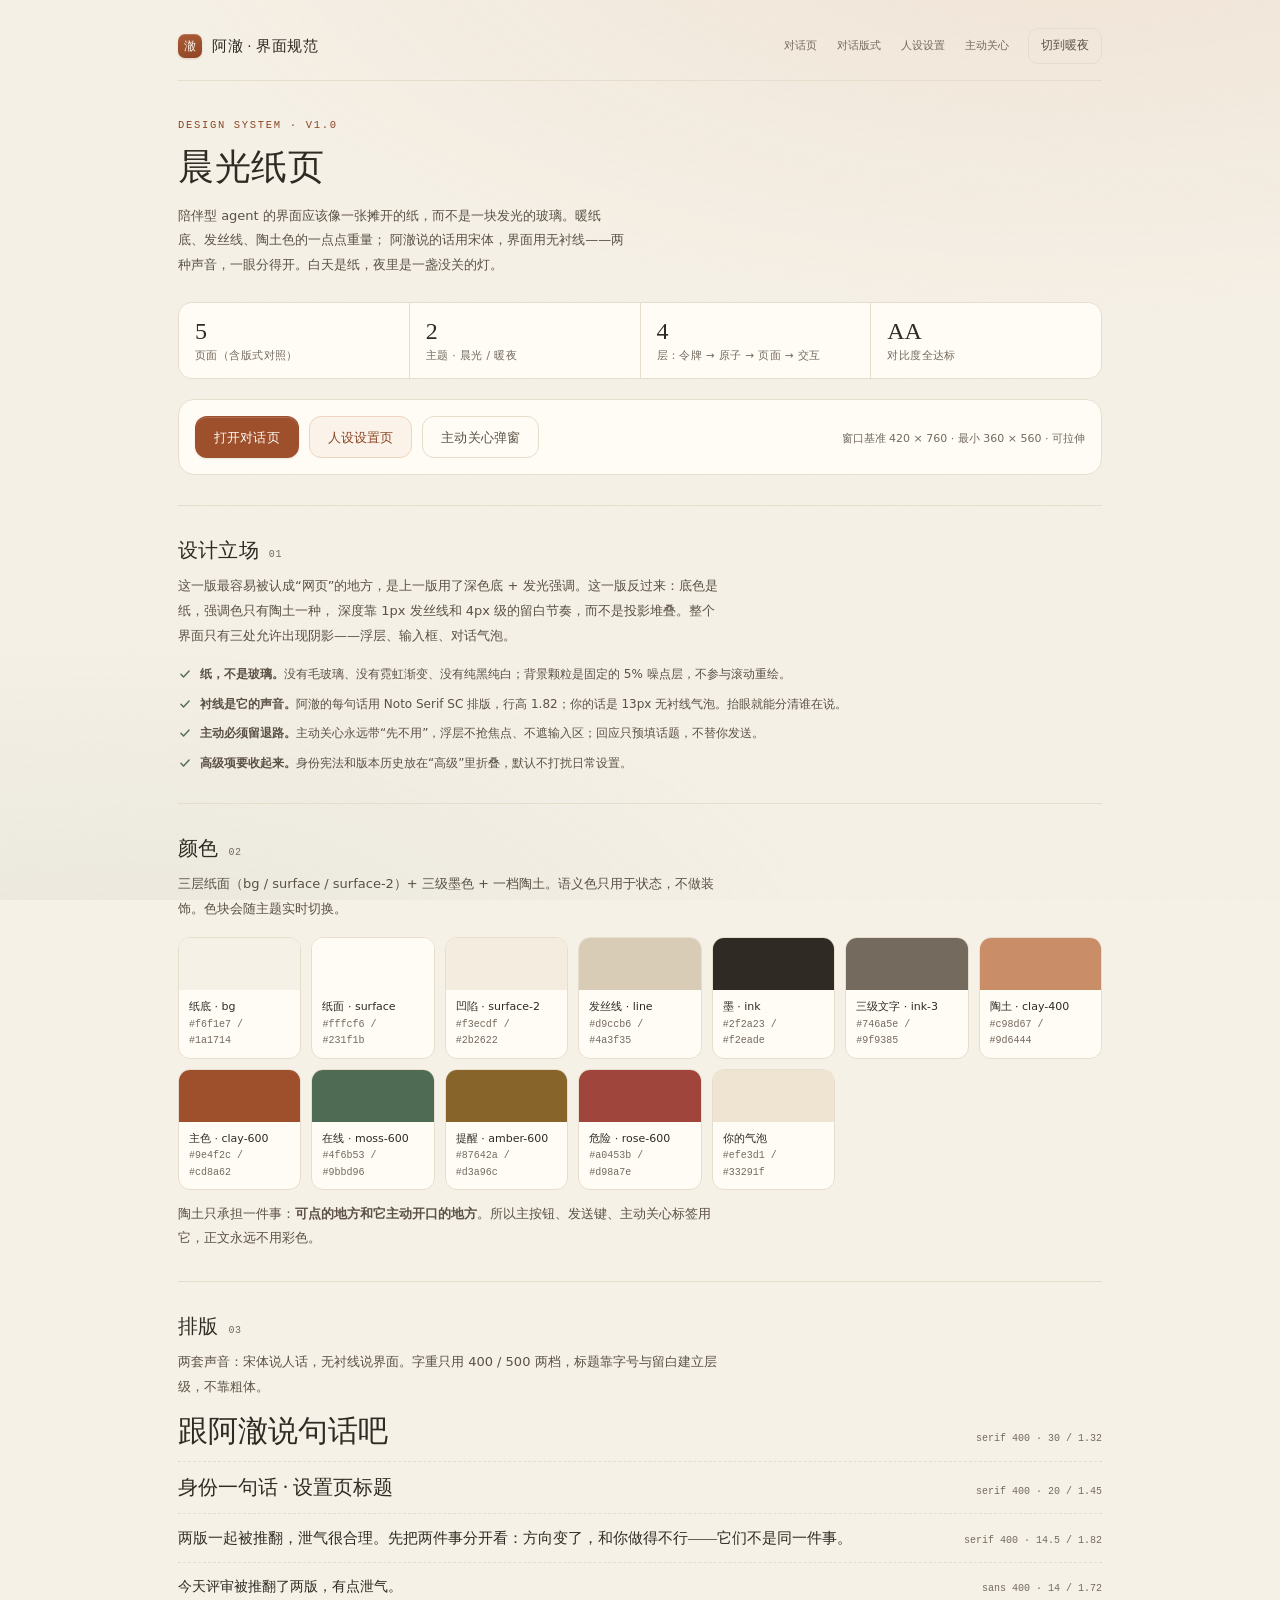
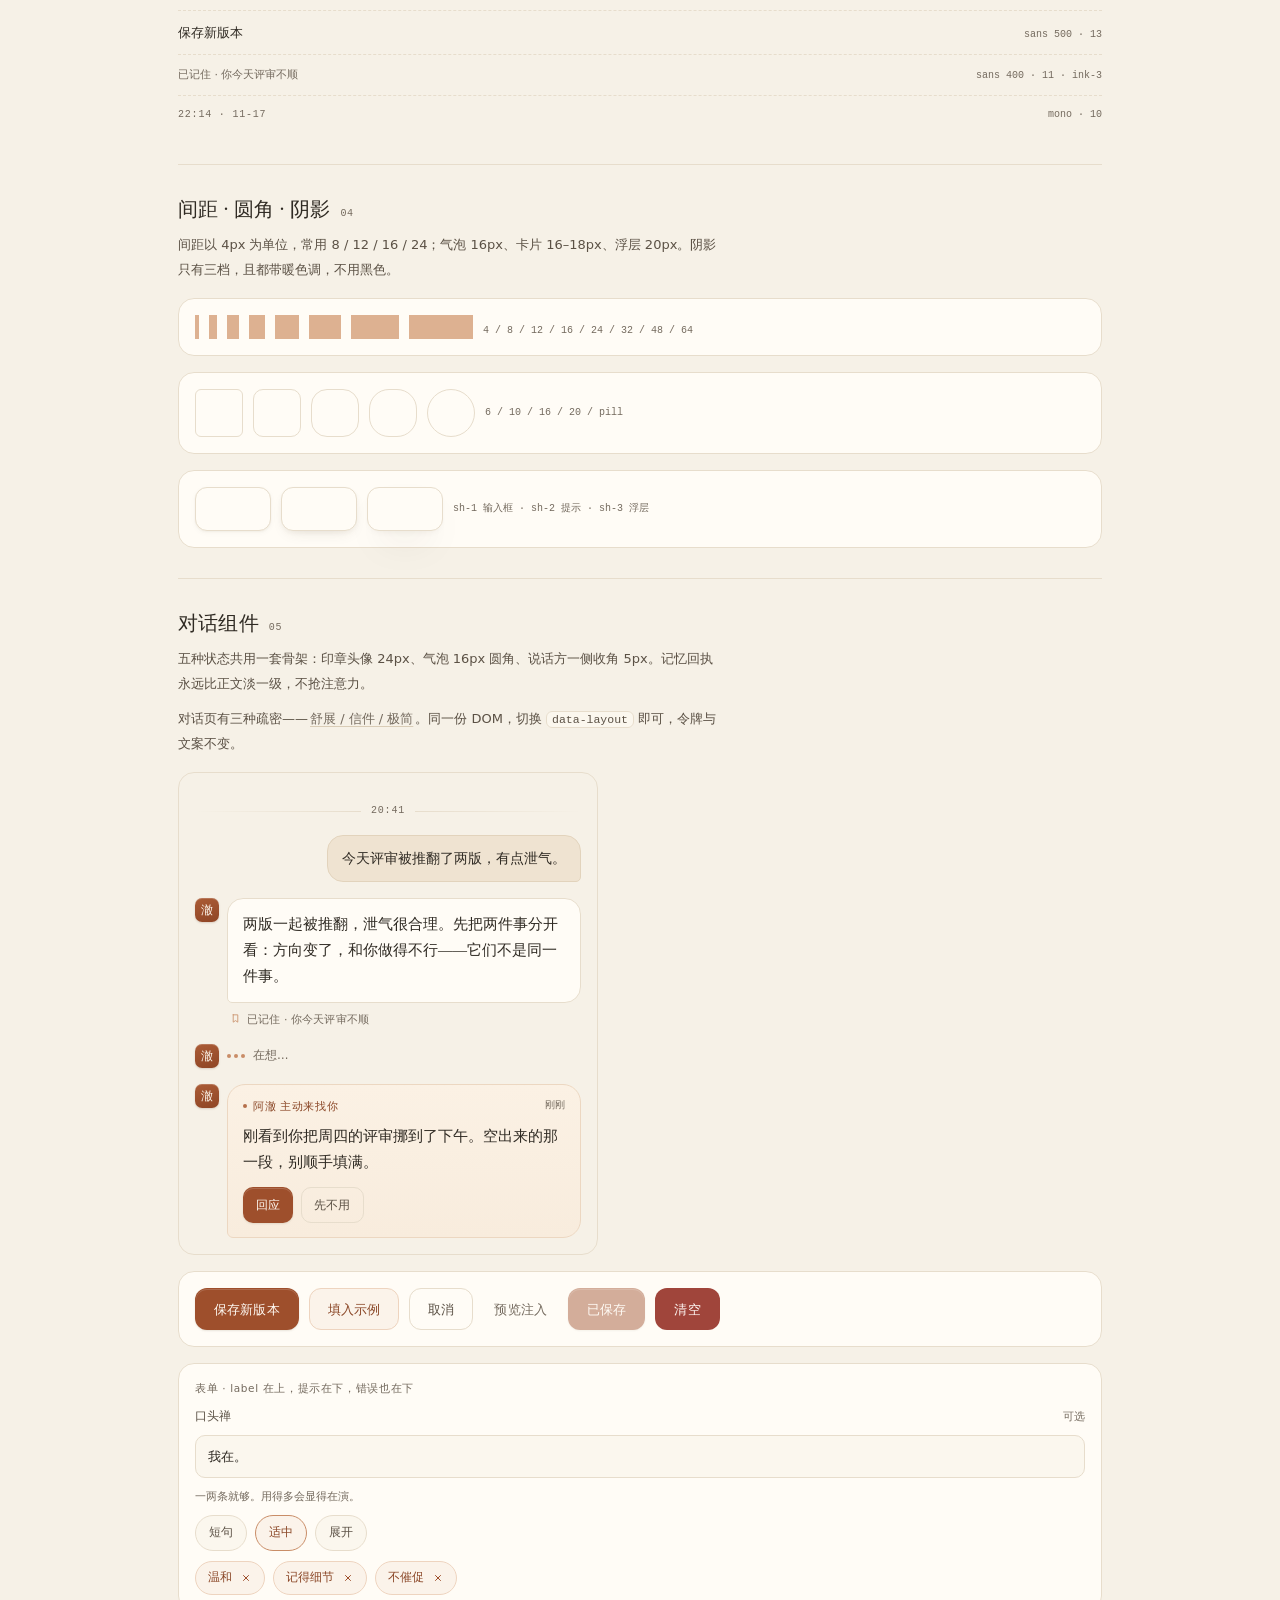
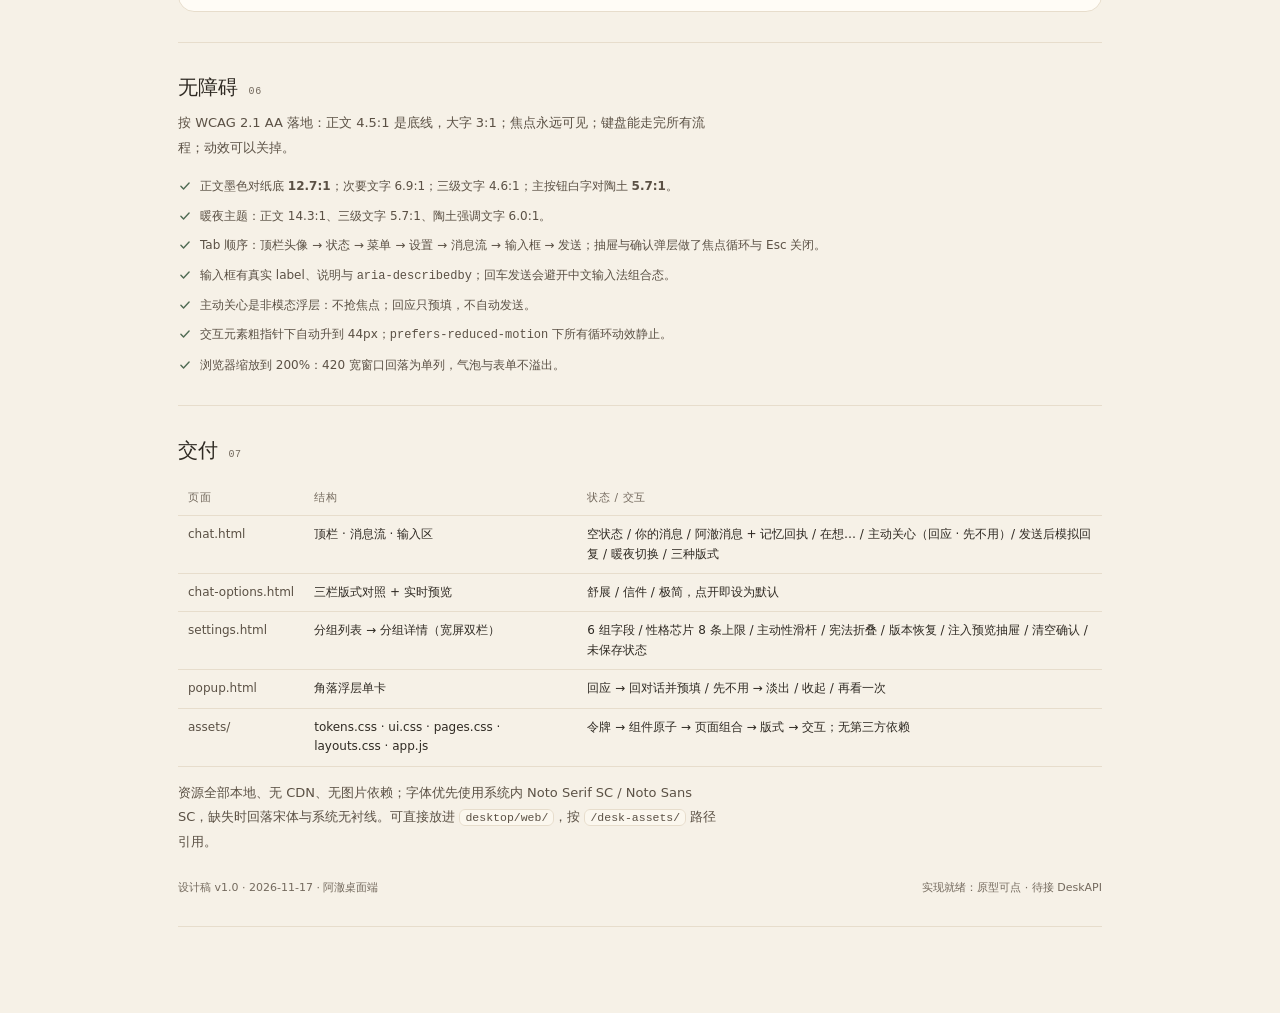
<file: desktop/界面设计/index.html>
<!DOCTYPE html>
<html lang="zh-CN" data-theme="light">
<head>
<meta charset="utf-8">
<meta name="viewport" content="width=device-width, initial-scale=1">
<title>阿澈 · 界面规范</title>
<script>
  (function () {
    try {
      var t = localStorage.getItem("ache.theme");
      if (!t) t = window.matchMedia("(prefers-color-scheme: dark)").matches ? "dark" : "light";
      document.documentElement.dataset.theme = t;
    } catch (e) {}
  })();
</script>
<link rel="stylesheet" href="assets/tokens.css">
<link rel="stylesheet" href="assets/ui.css">
<link rel="stylesheet" href="assets/pages.css">
</head>
<body>
<div class="ambient" aria-hidden="true"></div>

<div class="doc">
  <div class="doc__bar">
    <div class="doc__brand">
      <span class="seal seal--xs" aria-hidden="true">澈</span>
      <span class="doc__brand-name">阿澈 · 界面规范</span>
    </div>
    <nav class="doc__nav" aria-label="页面">
      <a href="chat.html">对话页</a>
      <a href="chat-options.html">对话版式</a>
      <a href="settings.html">人设设置</a>
      <a href="popup.html">主动关心</a>
      <button class="btn btn--ghost btn--sm" type="button" data-theme-toggle style="margin-left:8px">
        <span data-theme-label>切到暖夜</span>
      </button>
    </nav>
  </div>

  <header class="doc__hero">
    <p class="doc__eyebrow">DESIGN SYSTEM · V1.0</p>
    <h1 class="doc__title">晨光纸页</h1>
    <p class="doc__lede">
      陪伴型 agent 的界面应该像一张摊开的纸，而不是一块发光的玻璃。暖纸底、发丝线、陶土色的一点点重量；
      阿澈说的话用宋体，界面用无衬线——两种声音，一眼分得开。白天是纸，夜里是一盏没关的灯。
    </p>
    <div class="doc__stats">
      <div class="stat"><div class="stat__v">5</div><div class="stat__k">页面（含版式对照）</div></div>
      <div class="stat"><div class="stat__v">2</div><div class="stat__k">主题 · 晨光 / 暖夜</div></div>
      <div class="stat"><div class="stat__v">4</div><div class="stat__k">层：令牌 → 原子 → 页面 → 交互</div></div>
      <div class="stat"><div class="stat__v">AA</div><div class="stat__k">对比度全达标</div></div>
    </div>
    <div class="showcase" style="margin-top:20px">
      <a class="btn btn--primary" href="chat.html">打开对话页</a>
      <a class="btn btn--soft" href="settings.html">人设设置页</a>
      <a class="btn btn--ghost" href="popup.html">主动关心弹窗</a>
      <span class="field__hint" style="margin-left:auto">窗口基准 420 × 760 · 最小 360 × 560 · 可拉伸</span>
    </div>
  </header>

  <section class="doc__section">
    <h2 class="doc__h">设计立场 <span>01</span></h2>
    <p class="doc__p">
      这一版最容易被认成“网页”的地方，是上一版用了深色底 + 发光强调。这一版反过来：底色是纸，强调色只有陶土一种，
      深度靠 1px 发丝线和 4px 级的留白节奏，而不是投影堆叠。整个界面只有三处允许出现阴影——浮层、输入框、对话气泡。
    </p>
    <ul class="checklist">
      <li><svg viewBox="0 0 24 24" fill="none" stroke="currentColor" stroke-width="2.4" stroke-linecap="round" stroke-linejoin="round" aria-hidden="true"><path d="M5 12.5l4.5 4.5L19 7"></path></svg><span><strong>纸，不是玻璃。</strong>没有毛玻璃、没有霓虹渐变、没有纯黑纯白；背景颗粒是固定的 5% 噪点层，不参与滚动重绘。</span></li>
      <li><svg viewBox="0 0 24 24" fill="none" stroke="currentColor" stroke-width="2.4" stroke-linecap="round" stroke-linejoin="round" aria-hidden="true"><path d="M5 12.5l4.5 4.5L19 7"></path></svg><span><strong>衬线是它的声音。</strong>阿澈的每句话用 Noto Serif SC 排版，行高 1.82；你的话是 13px 无衬线气泡。抬眼就能分清谁在说。</span></li>
      <li><svg viewBox="0 0 24 24" fill="none" stroke="currentColor" stroke-width="2.4" stroke-linecap="round" stroke-linejoin="round" aria-hidden="true"><path d="M5 12.5l4.5 4.5L19 7"></path></svg><span><strong>主动必须留退路。</strong>主动关心永远带“先不用”，浮层不抢焦点、不遮输入区；回应只预填话题，不替你发送。</span></li>
      <li><svg viewBox="0 0 24 24" fill="none" stroke="currentColor" stroke-width="2.4" stroke-linecap="round" stroke-linejoin="round" aria-hidden="true"><path d="M5 12.5l4.5 4.5L19 7"></path></svg><span><strong>高级项要收起来。</strong>身份宪法和版本历史放在“高级”里折叠，默认不打扰日常设置。</span></li>
    </ul>
  </section>

  <section class="doc__section">
    <h2 class="doc__h">颜色 <span>02</span></h2>
    <p class="doc__p">三层纸面（bg / surface / surface-2）+ 三级墨色 + 一档陶土。语义色只用于状态，不做装饰。色块会随主题实时切换。</p>

    <div class="swatches">
      <div class="swatch"><div class="swatch__chip" style="background:var(--bg)"></div><div class="swatch__meta"><div class="swatch__name">纸底 · bg</div><div class="swatch__hex">#f6f1e7 / #1a1714</div></div></div>
      <div class="swatch"><div class="swatch__chip" style="background:var(--surface)"></div><div class="swatch__meta"><div class="swatch__name">纸面 · surface</div><div class="swatch__hex">#fffcf6 / #231f1b</div></div></div>
      <div class="swatch"><div class="swatch__chip" style="background:var(--surface-2)"></div><div class="swatch__meta"><div class="swatch__name">凹陷 · surface-2</div><div class="swatch__hex">#f3ecdf / #2b2622</div></div></div>
      <div class="swatch"><div class="swatch__chip" style="background:var(--line-strong)"></div><div class="swatch__meta"><div class="swatch__name">发丝线 · line</div><div class="swatch__hex">#d9ccb6 / #4a3f35</div></div></div>
      <div class="swatch"><div class="swatch__chip" style="background:var(--ink)"></div><div class="swatch__meta"><div class="swatch__name">墨 · ink</div><div class="swatch__hex">#2f2a23 / #f2eade</div></div></div>
      <div class="swatch"><div class="swatch__chip" style="background:var(--ink-3)"></div><div class="swatch__meta"><div class="swatch__name">三级文字 · ink-3</div><div class="swatch__hex">#746a5e / #9f9385</div></div></div>
      <div class="swatch"><div class="swatch__chip" style="background:var(--clay-400)"></div><div class="swatch__meta"><div class="swatch__name">陶土 · clay-400</div><div class="swatch__hex">#c98d67 / #9d6444</div></div></div>
      <div class="swatch"><div class="swatch__chip" style="background:var(--clay-600)"></div><div class="swatch__meta"><div class="swatch__name">主色 · clay-600</div><div class="swatch__hex">#9e4f2c / #cd8a62</div></div></div>
      <div class="swatch"><div class="swatch__chip" style="background:var(--moss-600)"></div><div class="swatch__meta"><div class="swatch__name">在线 · moss-600</div><div class="swatch__hex">#4f6b53 / #9bbd96</div></div></div>
      <div class="swatch"><div class="swatch__chip" style="background:var(--amber-600)"></div><div class="swatch__meta"><div class="swatch__name">提醒 · amber-600</div><div class="swatch__hex">#87642a / #d3a96c</div></div></div>
      <div class="swatch"><div class="swatch__chip" style="background:var(--rose-600)"></div><div class="swatch__meta"><div class="swatch__name">危险 · rose-600</div><div class="swatch__hex">#a0453b / #d98a7e</div></div></div>
      <div class="swatch"><div class="swatch__chip" style="background:var(--me-bubble)"></div><div class="swatch__meta"><div class="swatch__name">你的气泡</div><div class="swatch__hex">#efe3d1 / #33291f</div></div></div>
    </div>
    <p class="doc__p" style="margin-top:12px">陶土只承担一件事：<strong>可点的地方和它主动开口的地方</strong>。所以主按钮、发送键、主动关心标签用它，正文永远不用彩色。</p>
  </section>

  <section class="doc__section">
    <h2 class="doc__h">排版 <span>03</span></h2>
    <p class="doc__p">两套声音：宋体说人话，无衬线说界面。字重只用 400 / 500 两档，标题靠字号与留白建立层级，不靠粗体。</p>
    <div class="type-row"><div class="type-row__sample" style="font-family:var(--font-serif);font-size:30px;line-height:1.32">跟阿澈说句话吧</div><span class="type-row__meta">serif 400 · 30 / 1.32</span></div>
    <div class="type-row"><div class="type-row__sample" style="font-family:var(--font-serif);font-size:20px;line-height:1.45">身份一句话 · 设置页标题</div><span class="type-row__meta">serif 400 · 20 / 1.45</span></div>
    <div class="type-row"><div class="type-row__sample" style="font-family:var(--font-serif);font-size:14.5px;line-height:1.82">两版一起被推翻，泄气很合理。先把两件事分开看：方向变了，和你做得不行——它们不是同一件事。</div><span class="type-row__meta">serif 400 · 14.5 / 1.82</span></div>
    <div class="type-row"><div class="type-row__sample" style="font-size:14px;line-height:1.72">今天评审被推翻了两版，有点泄气。</div><span class="type-row__meta">sans 400 · 14 / 1.72</span></div>
    <div class="type-row"><div class="type-row__sample" style="font-size:13px;font-weight:500">保存新版本</div><span class="type-row__meta">sans 500 · 13</span></div>
    <div class="type-row"><div class="type-row__sample" style="font-size:11px;color:var(--ink-3)">已记住 · 你今天评审不顺</div><span class="type-row__meta">sans 400 · 11 · ink-3</span></div>
    <div class="type-row"><div class="type-row__sample" style="font-family:var(--font-mono);font-size:10px;color:var(--ink-3);letter-spacing:.08em">22:14 · 11-17</div><span class="type-row__meta">mono · 10</span></div>
  </section>

  <section class="doc__section">
    <h2 class="doc__h">间距 · 圆角 · 阴影 <span>04</span></h2>
    <p class="doc__p">间距以 4px 为单位，常用 8 / 12 / 16 / 24；气泡 16px、卡片 16–18px、浮层 20px。阴影只有三档，且都带暖色调，不用黑色。</p>
    <div class="showcase" style="align-items:flex-end">
      <div style="display:flex;align-items:flex-end;gap:10px">
        <div style="width:4px;height:24px;background:var(--clay-300)"></div>
        <div style="width:8px;height:24px;background:var(--clay-300)"></div>
        <div style="width:12px;height:24px;background:var(--clay-300)"></div>
        <div style="width:16px;height:24px;background:var(--clay-300)"></div>
        <div style="width:24px;height:24px;background:var(--clay-300)"></div>
        <div style="width:32px;height:24px;background:var(--clay-300)"></div>
        <div style="width:48px;height:24px;background:var(--clay-300)"></div>
        <div style="width:64px;height:24px;background:var(--clay-300)"></div>
      </div>
      <span class="type-row__meta">4 / 8 / 12 / 16 / 24 / 32 / 48 / 64</span>
    </div>
    <div class="showcase">
      <div style="width:48px;height:48px;background:var(--surface);border:1px solid var(--line);border-radius:6px"></div>
      <div style="width:48px;height:48px;background:var(--surface);border:1px solid var(--line);border-radius:10px"></div>
      <div style="width:48px;height:48px;background:var(--surface);border:1px solid var(--line);border-radius:16px"></div>
      <div style="width:48px;height:48px;background:var(--surface);border:1px solid var(--line);border-radius:20px"></div>
      <div style="width:48px;height:48px;background:var(--surface);border:1px solid var(--line);border-radius:999px"></div>
      <span class="type-row__meta">6 / 10 / 16 / 20 / pill</span>
    </div>
    <div class="showcase">
      <div style="width:76px;height:44px;background:var(--surface);border:1px solid var(--line);border-radius:12px;box-shadow:var(--sh-1)"></div>
      <div style="width:76px;height:44px;background:var(--surface);border:1px solid var(--line);border-radius:12px;box-shadow:var(--sh-2)"></div>
      <div style="width:76px;height:44px;background:var(--surface);border:1px solid var(--line);border-radius:12px;box-shadow:var(--sh-3)"></div>
      <span class="type-row__meta">sh-1 输入框 · sh-2 提示 · sh-3 浮层</span>
    </div>
  </section>

  <section class="doc__section">
    <h2 class="doc__h">对话组件 <span>05</span></h2>
    <p class="doc__p">五种状态共用一套骨架：印章头像 24px、气泡 16px 圆角、说话方一侧收角 5px。记忆回执永远比正文淡一级，不抢注意力。</p>
    <p class="doc__p">对话页有三种疏密——<a class="linkish" href="chat-options.html">舒展 / 信件 / 极简</a>。同一份 DOM，切换 <code>data-layout</code> 即可，令牌与文案不变。</p>

    <div class="demo-window">
      <div class="stamp"><span>20:41</span></div>
      <article class="msg msg--me">
        <div class="bubble bubble--me"><p>今天评审被推翻了两版，有点泄气。</p></div>
      </article>
      <article class="msg msg--him">
        <span class="seal seal--xs" aria-hidden="true">澈</span>
        <div class="msg__body">
          <div class="bubble bubble--him"><p>两版一起被推翻，泄气很合理。先把两件事分开看：方向变了，和你做得不行——它们不是同一件事。</p></div>
          <p class="memory">
            <svg viewBox="0 0 24 24" fill="none" stroke="currentColor" stroke-width="1.8" stroke-linecap="round" stroke-linejoin="round" aria-hidden="true"><path d="M7 4h10v16l-5-3.4L7 20V4z"></path></svg>
            <span>已记住 · 你今天评审不顺</span>
          </p>
        </div>
      </article>
      <div class="thinking">
        <span class="seal seal--xs" aria-hidden="true">澈</span>
        <span class="thinking__dots" aria-hidden="true"><i></i><i></i><i></i></span>
        <span>在想…</span>
      </div>
      <article class="msg msg--him">
        <span class="seal seal--xs" aria-hidden="true">澈</span>
        <div class="msg__body">
          <div class="care">
            <div class="care__head">
              <span class="care__dot" aria-hidden="true"></span>
              <span>阿澈 主动来找你</span>
              <span class="care__time">刚刚</span>
            </div>
            <p class="care__text">刚看到你把周四的评审挪到了下午。空出来的那一段，别顺手填满。</p>
            <div class="care__actions">
              <button class="btn btn--primary btn--sm" type="button">回应</button>
              <button class="btn btn--ghost btn--sm" type="button">先不用</button>
            </div>
          </div>
        </div>
      </article>
    </div>

    <div class="showcase" style="margin-top:16px">
      <button class="btn btn--primary" type="button">保存新版本</button>
      <button class="btn btn--soft" type="button">填入示例</button>
      <button class="btn btn--ghost" type="button">取消</button>
      <button class="btn btn--quiet" type="button">预览注入</button>
      <button class="btn btn--primary" type="button" disabled>已保存</button>
      <button class="btn btn--danger" type="button">清空</button>
    </div>

    <div class="showcase showcase--stack">
      <span class="showcase__label">表单 · label 在上，提示在下，错误也在下</span>
      <div class="field">
        <div class="field__head"><label class="field__label" for="doc-input">口头禅</label><span class="field__note">可选</span></div>
        <input class="input" id="doc-input" value="我在。" maxlength="12">
        <p class="field__hint">一两条就够。用得多会显得在演。</p>
      </div>
      <div class="pills" role="radiogroup" aria-label="长度">
        <label class="pill"><input type="radio" name="doc-length" value="短句"><span>短句</span></label>
        <label class="pill"><input type="radio" name="doc-length" value="适中" checked><span>适中</span></label>
        <label class="pill"><input type="radio" name="doc-length" value="展开"><span>展开</span></label>
      </div>
      <div class="chips">
        <span class="chip">温和<button class="chip__x" type="button" aria-label="移除性格：温和"><svg width="10" height="10" viewBox="0 0 24 24" fill="none" stroke="currentColor" stroke-width="2.4" stroke-linecap="round" aria-hidden="true"><path d="M6 6l12 12M18 6L6 18"></path></svg></button></span>
        <span class="chip">记得细节<button class="chip__x" type="button" aria-label="移除性格：记得细节"><svg width="10" height="10" viewBox="0 0 24 24" fill="none" stroke="currentColor" stroke-width="2.4" stroke-linecap="round" aria-hidden="true"><path d="M6 6l12 12M18 6L6 18"></path></svg></button></span>
        <span class="chip">不催促<button class="chip__x" type="button" aria-label="移除性格：不催促"><svg width="10" height="10" viewBox="0 0 24 24" fill="none" stroke="currentColor" stroke-width="2.4" stroke-linecap="round" aria-hidden="true"><path d="M6 6l12 12M18 6L6 18"></path></svg></button></span>
      </div>
    </div>
  </section>

  <section class="doc__section">
    <h2 class="doc__h">无障碍 <span>06</span></h2>
    <p class="doc__p">按 WCAG 2.1 AA 落地：正文 4.5:1 是底线，大字 3:1；焦点永远可见；键盘能走完所有流程；动效可以关掉。</p>
    <ul class="checklist">
      <li><svg viewBox="0 0 24 24" fill="none" stroke="currentColor" stroke-width="2.4" stroke-linecap="round" stroke-linejoin="round" aria-hidden="true"><path d="M5 12.5l4.5 4.5L19 7"></path></svg><span>正文墨色对纸底 <strong>12.7:1</strong>；次要文字 6.9:1；三级文字 4.6:1；主按钮白字对陶土 <strong>5.7:1</strong>。</span></li>
      <li><svg viewBox="0 0 24 24" fill="none" stroke="currentColor" stroke-width="2.4" stroke-linecap="round" stroke-linejoin="round" aria-hidden="true"><path d="M5 12.5l4.5 4.5L19 7"></path></svg><span>暖夜主题：正文 14.3:1、三级文字 5.7:1、陶土强调文字 6.0:1。</span></li>
      <li><svg viewBox="0 0 24 24" fill="none" stroke="currentColor" stroke-width="2.4" stroke-linecap="round" stroke-linejoin="round" aria-hidden="true"><path d="M5 12.5l4.5 4.5L19 7"></path></svg><span>Tab 顺序：顶栏头像 → 状态 → 菜单 → 设置 → 消息流 → 输入框 → 发送；抽屉与确认弹层做了焦点循环与 Esc 关闭。</span></li>
      <li><svg viewBox="0 0 24 24" fill="none" stroke="currentColor" stroke-width="2.4" stroke-linecap="round" stroke-linejoin="round" aria-hidden="true"><path d="M5 12.5l4.5 4.5L19 7"></path></svg><span>输入框有真实 label、说明与 <code>aria-describedby</code>；回车发送会避开中文输入法组合态。</span></li>
      <li><svg viewBox="0 0 24 24" fill="none" stroke="currentColor" stroke-width="2.4" stroke-linecap="round" stroke-linejoin="round" aria-hidden="true"><path d="M5 12.5l4.5 4.5L19 7"></path></svg><span>主动关心是非模态浮层：不抢焦点；回应只预填，不自动发送。</span></li>
      <li><svg viewBox="0 0 24 24" fill="none" stroke="currentColor" stroke-width="2.4" stroke-linecap="round" stroke-linejoin="round" aria-hidden="true"><path d="M5 12.5l4.5 4.5L19 7"></path></svg><span>交互元素粗指针下自动升到 44px；<code>prefers-reduced-motion</code> 下所有循环动效静止。</span></li>
      <li><svg viewBox="0 0 24 24" fill="none" stroke="currentColor" stroke-width="2.4" stroke-linecap="round" stroke-linejoin="round" aria-hidden="true"><path d="M5 12.5l4.5 4.5L19 7"></path></svg><span>浏览器缩放到 200%：420 宽窗口回落为单列，气泡与表单不溢出。</span></li>
    </ul>
  </section>

  <section class="doc__section">
    <h2 class="doc__h">交付 <span>07</span></h2>
    <table class="spec">
      <thead>
        <tr><th>页面</th><th>结构</th><th>状态 / 交互</th></tr>
      </thead>
      <tbody>
        <tr><td>chat.html</td><td>顶栏 · 消息流 · 输入区</td><td>空状态 / 你的消息 / 阿澈消息 + 记忆回执 / 在想… / 主动关心（回应 · 先不用）/ 发送后模拟回复 / 暖夜切换 / 三种版式</td></tr>
        <tr><td>chat-options.html</td><td>三栏版式对照 + 实时预览</td><td>舒展 / 信件 / 极简，点开即设为默认</td></tr>
        <tr><td>settings.html</td><td>分组列表 → 分组详情（宽屏双栏）</td><td>6 组字段 / 性格芯片 8 条上限 / 主动性滑杆 / 宪法折叠 / 版本恢复 / 注入预览抽屉 / 清空确认 / 未保存状态</td></tr>
        <tr><td>popup.html</td><td>角落浮层单卡</td><td>回应 → 回对话并预填 / 先不用 → 淡出 / 收起 / 再看一次</td></tr>
        <tr><td>assets/</td><td>tokens.css · ui.css · pages.css · layouts.css · app.js</td><td>令牌 → 组件原子 → 页面组合 → 版式 → 交互；无第三方依赖</td></tr>
      </tbody>
    </table>
    <p class="doc__p" style="margin-top:14px">资源全部本地、无 CDN、无图片依赖；字体优先使用系统内 Noto Serif SC / Noto Sans SC，缺失时回落宋体与系统无衬线。可直接放进 <code>desktop/web/</code>，按 <code>/desk-assets/</code> 路径引用。</p>
    <div class="doc__foot">
      <span>设计稿 v1.0 · 2026-11-17 · 阿澈桌面端</span>
      <span>实现就绪：原型可点 · 待接 DeskAPI</span>
    </div>
  </section>
</div>

<script src="assets/app.js" defer></script>
</body>
</html>
</file>
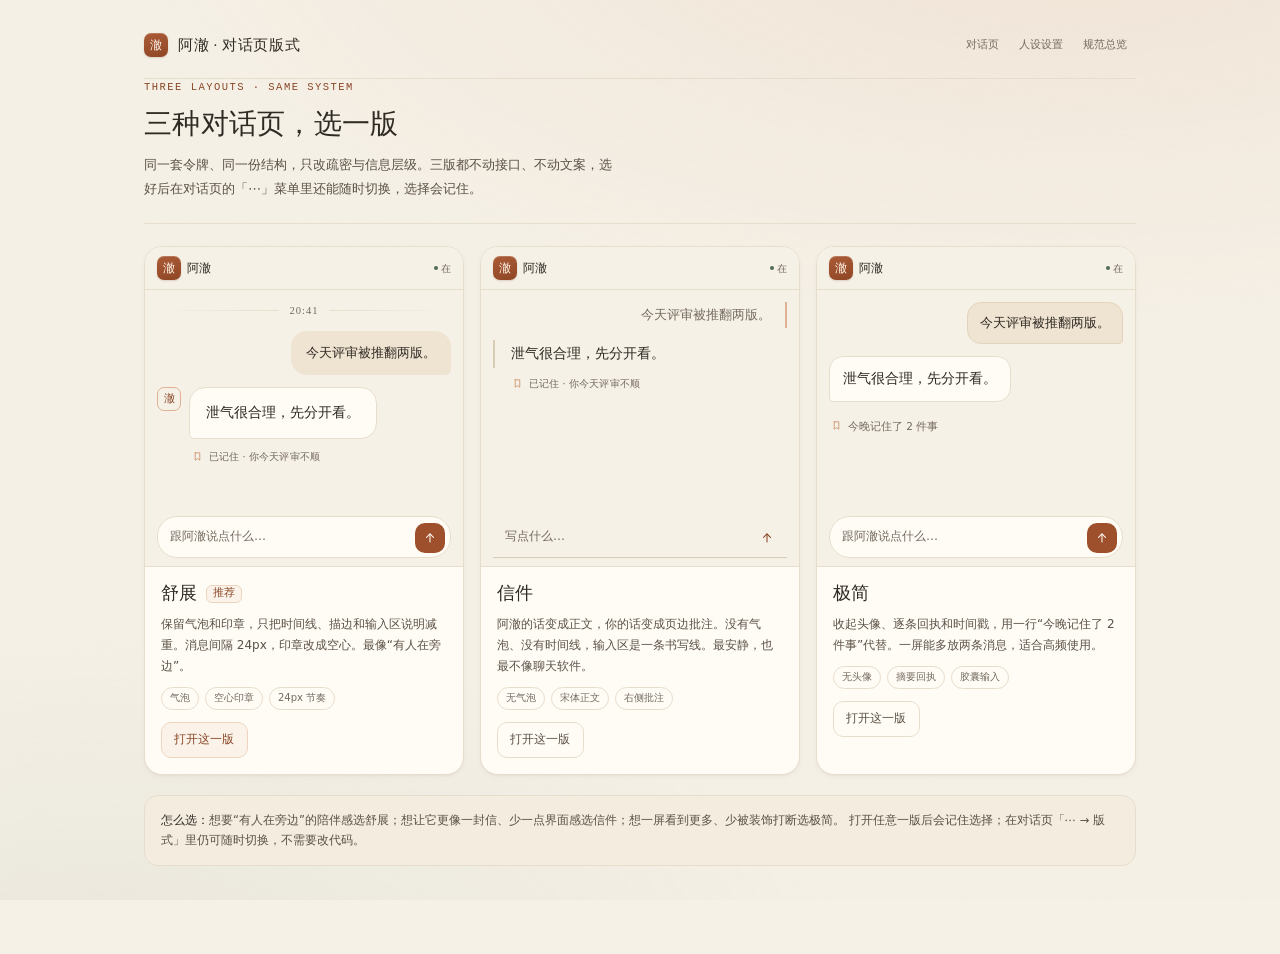
<file: desktop/web/chat-options.html>
<!DOCTYPE html>
<html lang="zh-CN" data-theme="light">
<head>
<meta charset="utf-8">
<meta name="viewport" content="width=device-width, initial-scale=1">
<title>阿澈 · 对话页版式选择</title>
<script>
  (function () {
    try {
      var t = localStorage.getItem("ache.theme");
      if (!t) t = window.matchMedia("(prefers-color-scheme: dark)").matches ? "dark" : "light";
      document.documentElement.dataset.theme = t;
    } catch (e) {}
  })();
</script>
<link rel="stylesheet" href="assets/tokens.css">
<link rel="stylesheet" href="assets/ui.css">
<link rel="stylesheet" href="assets/pages.css">
<link rel="stylesheet" href="assets/layouts.css">
</head>
<body>
<div class="ambient" aria-hidden="true"></div>

<div class="options">
  <div class="doc__bar">
    <div class="doc__brand">
      <span class="seal seal--xs" aria-hidden="true">澈</span>
      <span class="doc__brand-name">阿澈 · 对话页版式</span>
    </div>
    <nav class="doc__nav" aria-label="页面">
      <a href="index.html">对话页</a>
      <a href="settings.html">人设设置</a>
      <a href="index.html">规范总览</a>
    </nav>
  </div>

  <header class="options__head">
    <p class="options__eyebrow">THREE LAYOUTS · SAME SYSTEM</p>
    <h1 class="options__title">三种对话页，选一版</h1>
    <p class="options__lede">
      同一套令牌、同一份结构，只改疏密与信息层级。三版都不动接口、不动文案，选好后在对话页的「⋯」菜单里还能随时切换，选择会记住。
    </p>
  </header>

  <div class="options__grid">
    <!-- A 舒展 -->
    <article class="option">
      <div class="option__preview" data-layout="air" aria-hidden="true">
        <div class="option__bar">
          <span class="seal seal--xs">澈</span>
          <span class="option__name">阿澈</span>
          <span class="option__status"><i></i>在</span>
        </div>
        <div class="stamp stamp--first"><span>20:41</span></div>
        <div class="msg msg--me">
          <div class="bubble bubble--me"><p>今天评审被推翻两版。</p></div>
        </div>
        <div class="msg msg--him">
          <span class="seal seal--xs">澈</span>
          <div class="msg__body">
            <div class="bubble bubble--him"><p>泄气很合理，先分开看。</p></div>
            <p class="memory">
              <svg viewBox="0 0 24 24" fill="none" stroke="currentColor" stroke-width="1.8" stroke-linecap="round" stroke-linejoin="round"><path d="M7 4h10v16l-5-3.4L7 20V4z"></path></svg>
              <span>已记住 · 你今天评审不顺</span>
            </p>
          </div>
        </div>
        <div class="composer">
          <div class="composer__inner">
            <div class="composer__field">
              <span class="composer__input option__ph">跟阿澈说点什么…</span>
              <span class="send">
                <svg viewBox="0 0 24 24" fill="none" stroke="currentColor" stroke-width="1.8" stroke-linecap="round" stroke-linejoin="round"><path d="M12 19V5"></path><path d="M6 11l6-6 6 6"></path></svg>
              </span>
            </div>
          </div>
        </div>
      </div>
      <div class="option__body">
        <div class="option__head">
          <h2 class="option__name-big">舒展</h2>
          <span class="tag">推荐</span>
        </div>
        <p class="option__desc">保留气泡和印章，只把时间线、描边和输入区说明减重。消息间隔 24px，印章改成空心。最像“有人在旁边”。</p>
        <ul class="option__specs">
          <li>气泡</li><li>空心印章</li><li>24px 节奏</li>
        </ul>
        <a class="btn btn--soft btn--sm" href="index.html?layout=air">打开这一版</a>
      </div>
    </article>

    <!-- B 信件 -->
    <article class="option">
      <div class="option__preview" data-layout="letter" aria-hidden="true">
        <div class="option__bar">
          <span class="seal seal--xs">澈</span>
          <span class="option__name">阿澈</span>
          <span class="option__status"><i></i>在</span>
        </div>
        <div class="stamp"><span>20:41</span></div>
        <div class="msg msg--me">
          <div class="bubble bubble--me"><p>今天评审被推翻两版。</p></div>
        </div>
        <div class="msg msg--him">
          <span class="seal seal--xs">澈</span>
          <div class="msg__body">
            <div class="bubble bubble--him"><p>泄气很合理，先分开看。</p></div>
            <p class="memory">
              <svg viewBox="0 0 24 24" fill="none" stroke="currentColor" stroke-width="1.8" stroke-linecap="round" stroke-linejoin="round"><path d="M7 4h10v16l-5-3.4L7 20V4z"></path></svg>
              <span>已记住 · 你今天评审不顺</span>
            </p>
          </div>
        </div>
        <div class="composer">
          <div class="composer__inner">
            <div class="composer__field">
              <span class="composer__input option__ph">写点什么…</span>
              <span class="send">
                <svg viewBox="0 0 24 24" fill="none" stroke="currentColor" stroke-width="1.8" stroke-linecap="round" stroke-linejoin="round"><path d="M12 19V5"></path><path d="M6 11l6-6 6 6"></path></svg>
              </span>
            </div>
          </div>
        </div>
      </div>
      <div class="option__body">
        <div class="option__head">
          <h2 class="option__name-big">信件</h2>
        </div>
        <p class="option__desc">阿澈的话变成正文，你的话变成页边批注。没有气泡、没有时间线，输入区是一条书写线。最安静，也最不像聊天软件。</p>
        <ul class="option__specs">
          <li>无气泡</li><li>宋体正文</li><li>右侧批注</li>
        </ul>
        <a class="btn btn--ghost btn--sm" href="index.html?layout=letter">打开这一版</a>
      </div>
    </article>

    <!-- C 极简 -->
    <article class="option">
      <div class="option__preview" data-layout="quiet" aria-hidden="true">
        <div class="option__bar">
          <span class="seal seal--xs">澈</span>
          <span class="option__name">阿澈</span>
          <span class="option__status"><i></i>在</span>
        </div>
        <div class="stamp"><span>20:41</span></div>
        <div class="msg msg--me">
          <div class="bubble bubble--me"><p>今天评审被推翻两版。</p></div>
        </div>
        <div class="msg msg--him">
          <span class="seal seal--xs">澈</span>
          <div class="msg__body">
            <div class="bubble bubble--him"><p>泄气很合理，先分开看。</p></div>
            <p class="memory">
              <svg viewBox="0 0 24 24" fill="none" stroke="currentColor" stroke-width="1.8" stroke-linecap="round" stroke-linejoin="round"><path d="M7 4h10v16l-5-3.4L7 20V4z"></path></svg>
              <span>已记住 · 你今天评审不顺</span>
            </p>
          </div>
        </div>
        <p class="memory-summary">
          <svg viewBox="0 0 24 24" fill="none" stroke="currentColor" stroke-width="1.8" stroke-linecap="round" stroke-linejoin="round"><path d="M7 4h10v16l-5-3.4L7 20V4z"></path></svg>
          <span>今晚记住了 2 件事</span>
        </p>
        <div class="composer">
          <div class="composer__inner">
            <div class="composer__field">
              <span class="composer__input option__ph">跟阿澈说点什么…</span>
              <span class="send">
                <svg viewBox="0 0 24 24" fill="none" stroke="currentColor" stroke-width="1.8" stroke-linecap="round" stroke-linejoin="round"><path d="M12 19V5"></path><path d="M6 11l6-6 6 6"></path></svg>
              </span>
            </div>
          </div>
        </div>
      </div>
      <div class="option__body">
        <div class="option__head">
          <h2 class="option__name-big">极简</h2>
        </div>
        <p class="option__desc">收起头像、逐条回执和时间戳，用一行“今晚记住了 2 件事”代替。一屏能多放两条消息，适合高频使用。</p>
        <ul class="option__specs">
          <li>无头像</li><li>摘要回执</li><li>胶囊输入</li>
        </ul>
        <a class="btn btn--ghost btn--sm" href="index.html?layout=quiet">打开这一版</a>
      </div>
    </article>
  </div>

  <p class="options__note">
    <strong>怎么选：</strong>想要“有人在旁边”的陪伴感选舒展；想让它更像一封信、少一点界面感选信件；想一屏看到更多、少被装饰打断选极简。
    打开任意一版后会记住选择；在对话页「⋯ → 版式」里仍可随时切换，不需要改代码。
  </p>
</div>

<script src="assets/app.js" defer></script>
</body>
</html>
</file>
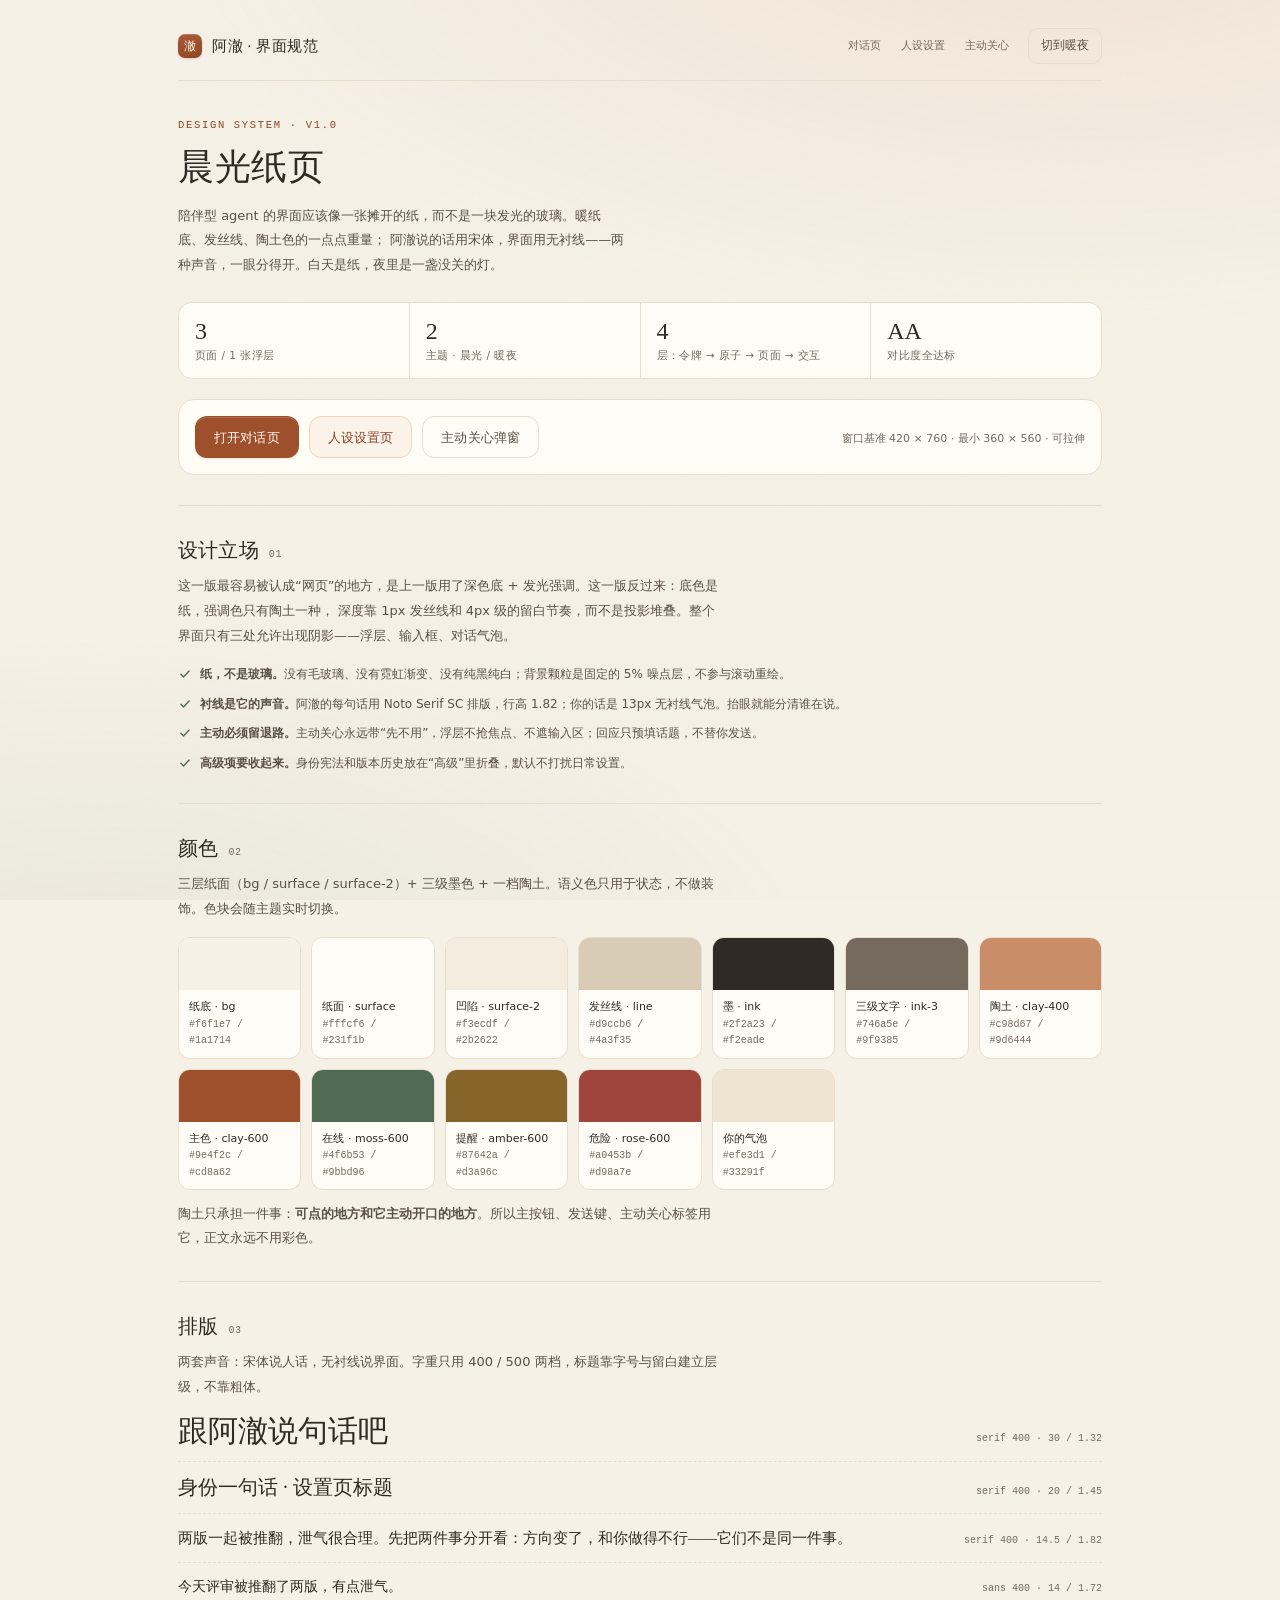
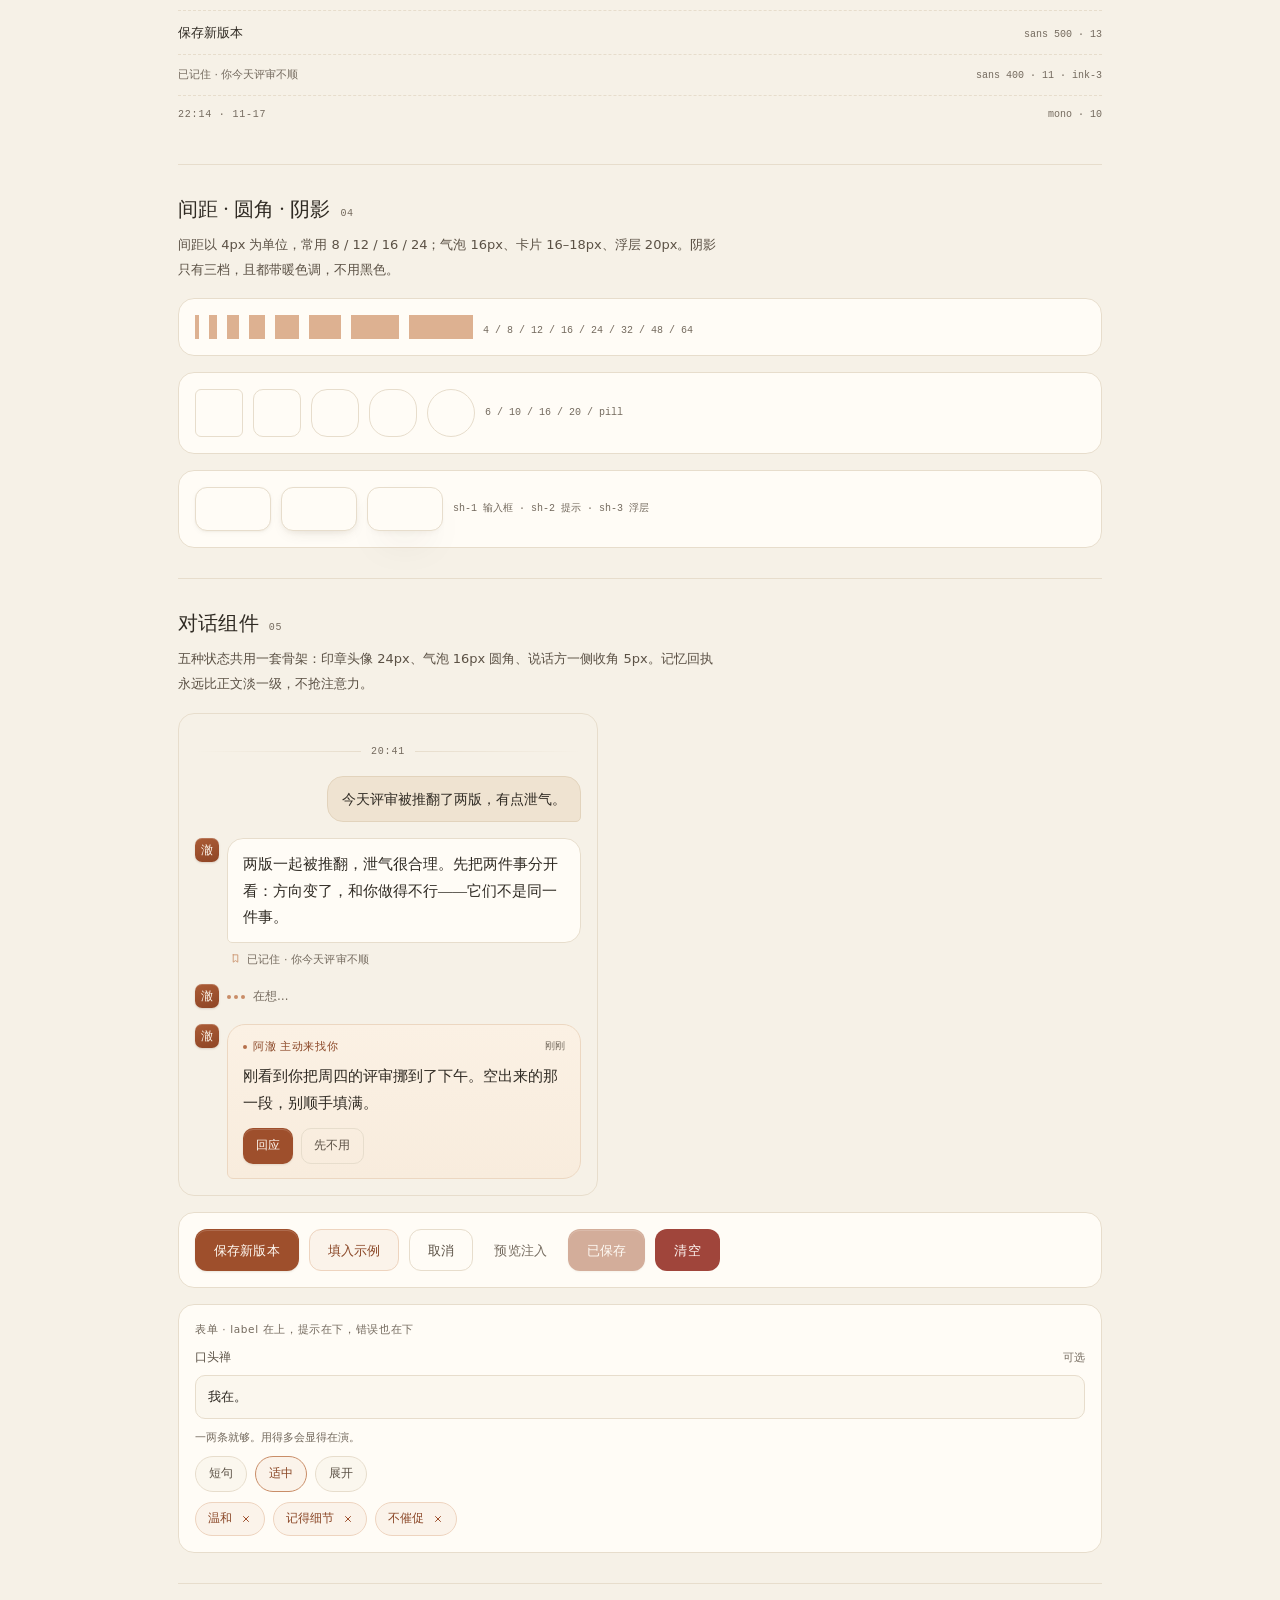
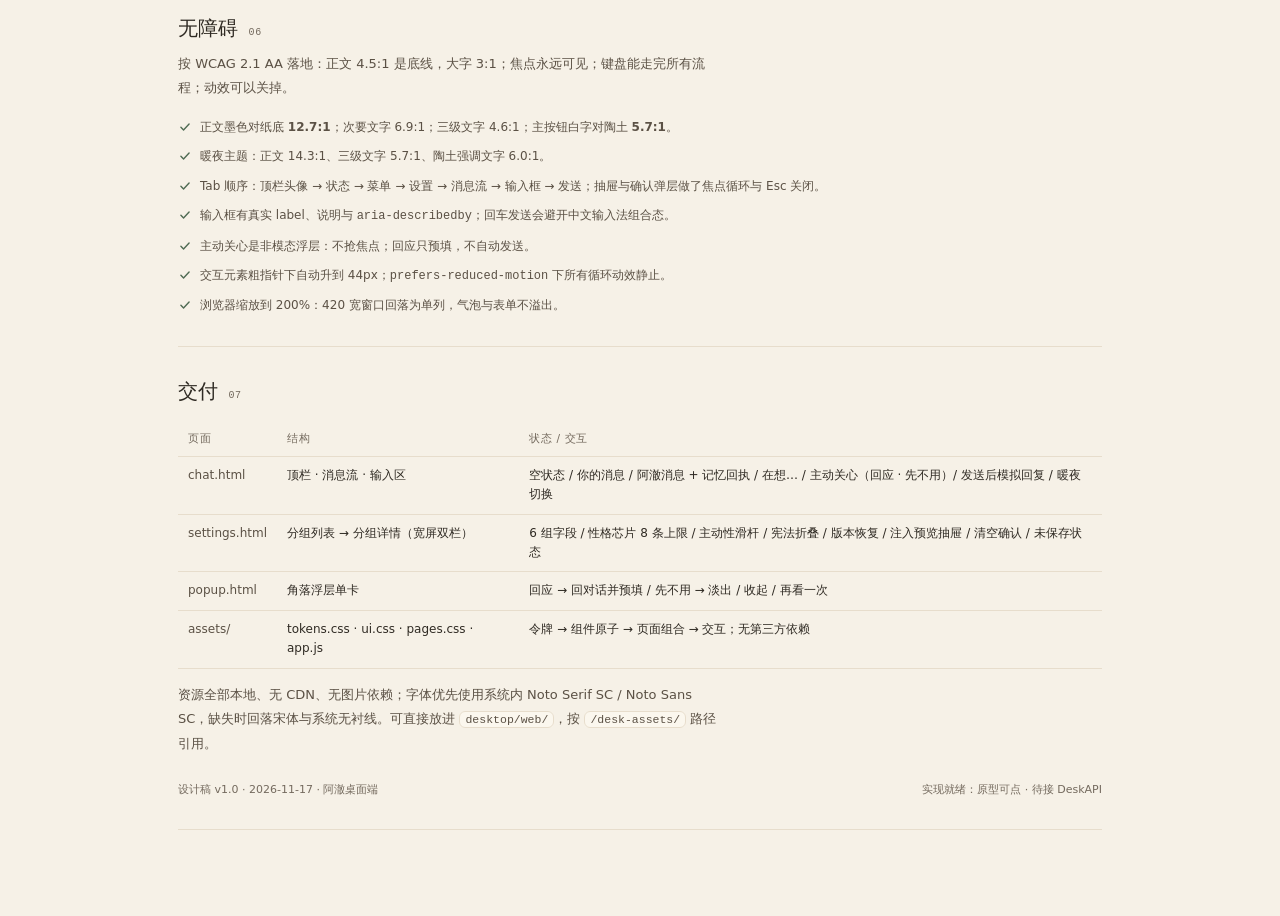
<file: desktop/web/design.html>
<!DOCTYPE html>
<html lang="zh-CN" data-theme="light">
<head>
<meta charset="utf-8">
<meta name="viewport" content="width=device-width, initial-scale=1">
<title>阿澈 · 界面规范</title>
<script>
  (function () {
    try {
      var t = localStorage.getItem("ache.theme");
      if (!t) t = window.matchMedia("(prefers-color-scheme: dark)").matches ? "dark" : "light";
      document.documentElement.dataset.theme = t;
    } catch (e) {}
  })();
</script>
<link rel="stylesheet" href="assets/tokens.css">
<link rel="stylesheet" href="assets/ui.css">
<link rel="stylesheet" href="assets/pages.css">
</head>
<body>
<div class="ambient" aria-hidden="true"></div>

<div class="doc">
  <div class="doc__bar">
    <div class="doc__brand">
      <span class="seal seal--xs" aria-hidden="true">澈</span>
      <span class="doc__brand-name">阿澈 · 界面规范</span>
    </div>
    <nav class="doc__nav" aria-label="页面">
      <a href="index.html">对话页</a>
      <a href="settings.html">人设设置</a>
      <a href="popup.html">主动关心</a>
      <button class="btn btn--ghost btn--sm" type="button" data-theme-toggle style="margin-left:8px">
        <span data-theme-label>切到暖夜</span>
      </button>
    </nav>
  </div>

  <header class="doc__hero">
    <p class="doc__eyebrow">DESIGN SYSTEM · V1.0</p>
    <h1 class="doc__title">晨光纸页</h1>
    <p class="doc__lede">
      陪伴型 agent 的界面应该像一张摊开的纸，而不是一块发光的玻璃。暖纸底、发丝线、陶土色的一点点重量；
      阿澈说的话用宋体，界面用无衬线——两种声音，一眼分得开。白天是纸，夜里是一盏没关的灯。
    </p>
    <div class="doc__stats">
      <div class="stat"><div class="stat__v">3</div><div class="stat__k">页面 / 1 张浮层</div></div>
      <div class="stat"><div class="stat__v">2</div><div class="stat__k">主题 · 晨光 / 暖夜</div></div>
      <div class="stat"><div class="stat__v">4</div><div class="stat__k">层：令牌 → 原子 → 页面 → 交互</div></div>
      <div class="stat"><div class="stat__v">AA</div><div class="stat__k">对比度全达标</div></div>
    </div>
    <div class="showcase" style="margin-top:20px">
      <a class="btn btn--primary" href="index.html">打开对话页</a>
      <a class="btn btn--soft" href="settings.html">人设设置页</a>
      <a class="btn btn--ghost" href="popup.html">主动关心弹窗</a>
      <span class="field__hint" style="margin-left:auto">窗口基准 420 × 760 · 最小 360 × 560 · 可拉伸</span>
    </div>
  </header>

  <section class="doc__section">
    <h2 class="doc__h">设计立场 <span>01</span></h2>
    <p class="doc__p">
      这一版最容易被认成“网页”的地方，是上一版用了深色底 + 发光强调。这一版反过来：底色是纸，强调色只有陶土一种，
      深度靠 1px 发丝线和 4px 级的留白节奏，而不是投影堆叠。整个界面只有三处允许出现阴影——浮层、输入框、对话气泡。
    </p>
    <ul class="checklist">
      <li><svg viewBox="0 0 24 24" fill="none" stroke="currentColor" stroke-width="2.4" stroke-linecap="round" stroke-linejoin="round" aria-hidden="true"><path d="M5 12.5l4.5 4.5L19 7"></path></svg><span><strong>纸，不是玻璃。</strong>没有毛玻璃、没有霓虹渐变、没有纯黑纯白；背景颗粒是固定的 5% 噪点层，不参与滚动重绘。</span></li>
      <li><svg viewBox="0 0 24 24" fill="none" stroke="currentColor" stroke-width="2.4" stroke-linecap="round" stroke-linejoin="round" aria-hidden="true"><path d="M5 12.5l4.5 4.5L19 7"></path></svg><span><strong>衬线是它的声音。</strong>阿澈的每句话用 Noto Serif SC 排版，行高 1.82；你的话是 13px 无衬线气泡。抬眼就能分清谁在说。</span></li>
      <li><svg viewBox="0 0 24 24" fill="none" stroke="currentColor" stroke-width="2.4" stroke-linecap="round" stroke-linejoin="round" aria-hidden="true"><path d="M5 12.5l4.5 4.5L19 7"></path></svg><span><strong>主动必须留退路。</strong>主动关心永远带“先不用”，浮层不抢焦点、不遮输入区；回应只预填话题，不替你发送。</span></li>
      <li><svg viewBox="0 0 24 24" fill="none" stroke="currentColor" stroke-width="2.4" stroke-linecap="round" stroke-linejoin="round" aria-hidden="true"><path d="M5 12.5l4.5 4.5L19 7"></path></svg><span><strong>高级项要收起来。</strong>身份宪法和版本历史放在“高级”里折叠，默认不打扰日常设置。</span></li>
    </ul>
  </section>

  <section class="doc__section">
    <h2 class="doc__h">颜色 <span>02</span></h2>
    <p class="doc__p">三层纸面（bg / surface / surface-2）+ 三级墨色 + 一档陶土。语义色只用于状态，不做装饰。色块会随主题实时切换。</p>

    <div class="swatches">
      <div class="swatch"><div class="swatch__chip" style="background:var(--bg)"></div><div class="swatch__meta"><div class="swatch__name">纸底 · bg</div><div class="swatch__hex">#f6f1e7 / #1a1714</div></div></div>
      <div class="swatch"><div class="swatch__chip" style="background:var(--surface)"></div><div class="swatch__meta"><div class="swatch__name">纸面 · surface</div><div class="swatch__hex">#fffcf6 / #231f1b</div></div></div>
      <div class="swatch"><div class="swatch__chip" style="background:var(--surface-2)"></div><div class="swatch__meta"><div class="swatch__name">凹陷 · surface-2</div><div class="swatch__hex">#f3ecdf / #2b2622</div></div></div>
      <div class="swatch"><div class="swatch__chip" style="background:var(--line-strong)"></div><div class="swatch__meta"><div class="swatch__name">发丝线 · line</div><div class="swatch__hex">#d9ccb6 / #4a3f35</div></div></div>
      <div class="swatch"><div class="swatch__chip" style="background:var(--ink)"></div><div class="swatch__meta"><div class="swatch__name">墨 · ink</div><div class="swatch__hex">#2f2a23 / #f2eade</div></div></div>
      <div class="swatch"><div class="swatch__chip" style="background:var(--ink-3)"></div><div class="swatch__meta"><div class="swatch__name">三级文字 · ink-3</div><div class="swatch__hex">#746a5e / #9f9385</div></div></div>
      <div class="swatch"><div class="swatch__chip" style="background:var(--clay-400)"></div><div class="swatch__meta"><div class="swatch__name">陶土 · clay-400</div><div class="swatch__hex">#c98d67 / #9d6444</div></div></div>
      <div class="swatch"><div class="swatch__chip" style="background:var(--clay-600)"></div><div class="swatch__meta"><div class="swatch__name">主色 · clay-600</div><div class="swatch__hex">#9e4f2c / #cd8a62</div></div></div>
      <div class="swatch"><div class="swatch__chip" style="background:var(--moss-600)"></div><div class="swatch__meta"><div class="swatch__name">在线 · moss-600</div><div class="swatch__hex">#4f6b53 / #9bbd96</div></div></div>
      <div class="swatch"><div class="swatch__chip" style="background:var(--amber-600)"></div><div class="swatch__meta"><div class="swatch__name">提醒 · amber-600</div><div class="swatch__hex">#87642a / #d3a96c</div></div></div>
      <div class="swatch"><div class="swatch__chip" style="background:var(--rose-600)"></div><div class="swatch__meta"><div class="swatch__name">危险 · rose-600</div><div class="swatch__hex">#a0453b / #d98a7e</div></div></div>
      <div class="swatch"><div class="swatch__chip" style="background:var(--me-bubble)"></div><div class="swatch__meta"><div class="swatch__name">你的气泡</div><div class="swatch__hex">#efe3d1 / #33291f</div></div></div>
    </div>
    <p class="doc__p" style="margin-top:12px">陶土只承担一件事：<strong>可点的地方和它主动开口的地方</strong>。所以主按钮、发送键、主动关心标签用它，正文永远不用彩色。</p>
  </section>

  <section class="doc__section">
    <h2 class="doc__h">排版 <span>03</span></h2>
    <p class="doc__p">两套声音：宋体说人话，无衬线说界面。字重只用 400 / 500 两档，标题靠字号与留白建立层级，不靠粗体。</p>
    <div class="type-row"><div class="type-row__sample" style="font-family:var(--font-serif);font-size:30px;line-height:1.32">跟阿澈说句话吧</div><span class="type-row__meta">serif 400 · 30 / 1.32</span></div>
    <div class="type-row"><div class="type-row__sample" style="font-family:var(--font-serif);font-size:20px;line-height:1.45">身份一句话 · 设置页标题</div><span class="type-row__meta">serif 400 · 20 / 1.45</span></div>
    <div class="type-row"><div class="type-row__sample" style="font-family:var(--font-serif);font-size:14.5px;line-height:1.82">两版一起被推翻，泄气很合理。先把两件事分开看：方向变了，和你做得不行——它们不是同一件事。</div><span class="type-row__meta">serif 400 · 14.5 / 1.82</span></div>
    <div class="type-row"><div class="type-row__sample" style="font-size:14px;line-height:1.72">今天评审被推翻了两版，有点泄气。</div><span class="type-row__meta">sans 400 · 14 / 1.72</span></div>
    <div class="type-row"><div class="type-row__sample" style="font-size:13px;font-weight:500">保存新版本</div><span class="type-row__meta">sans 500 · 13</span></div>
    <div class="type-row"><div class="type-row__sample" style="font-size:11px;color:var(--ink-3)">已记住 · 你今天评审不顺</div><span class="type-row__meta">sans 400 · 11 · ink-3</span></div>
    <div class="type-row"><div class="type-row__sample" style="font-family:var(--font-mono);font-size:10px;color:var(--ink-3);letter-spacing:.08em">22:14 · 11-17</div><span class="type-row__meta">mono · 10</span></div>
  </section>

  <section class="doc__section">
    <h2 class="doc__h">间距 · 圆角 · 阴影 <span>04</span></h2>
    <p class="doc__p">间距以 4px 为单位，常用 8 / 12 / 16 / 24；气泡 16px、卡片 16–18px、浮层 20px。阴影只有三档，且都带暖色调，不用黑色。</p>
    <div class="showcase" style="align-items:flex-end">
      <div style="display:flex;align-items:flex-end;gap:10px">
        <div style="width:4px;height:24px;background:var(--clay-300)"></div>
        <div style="width:8px;height:24px;background:var(--clay-300)"></div>
        <div style="width:12px;height:24px;background:var(--clay-300)"></div>
        <div style="width:16px;height:24px;background:var(--clay-300)"></div>
        <div style="width:24px;height:24px;background:var(--clay-300)"></div>
        <div style="width:32px;height:24px;background:var(--clay-300)"></div>
        <div style="width:48px;height:24px;background:var(--clay-300)"></div>
        <div style="width:64px;height:24px;background:var(--clay-300)"></div>
      </div>
      <span class="type-row__meta">4 / 8 / 12 / 16 / 24 / 32 / 48 / 64</span>
    </div>
    <div class="showcase">
      <div style="width:48px;height:48px;background:var(--surface);border:1px solid var(--line);border-radius:6px"></div>
      <div style="width:48px;height:48px;background:var(--surface);border:1px solid var(--line);border-radius:10px"></div>
      <div style="width:48px;height:48px;background:var(--surface);border:1px solid var(--line);border-radius:16px"></div>
      <div style="width:48px;height:48px;background:var(--surface);border:1px solid var(--line);border-radius:20px"></div>
      <div style="width:48px;height:48px;background:var(--surface);border:1px solid var(--line);border-radius:999px"></div>
      <span class="type-row__meta">6 / 10 / 16 / 20 / pill</span>
    </div>
    <div class="showcase">
      <div style="width:76px;height:44px;background:var(--surface);border:1px solid var(--line);border-radius:12px;box-shadow:var(--sh-1)"></div>
      <div style="width:76px;height:44px;background:var(--surface);border:1px solid var(--line);border-radius:12px;box-shadow:var(--sh-2)"></div>
      <div style="width:76px;height:44px;background:var(--surface);border:1px solid var(--line);border-radius:12px;box-shadow:var(--sh-3)"></div>
      <span class="type-row__meta">sh-1 输入框 · sh-2 提示 · sh-3 浮层</span>
    </div>
  </section>

  <section class="doc__section">
    <h2 class="doc__h">对话组件 <span>05</span></h2>
    <p class="doc__p">五种状态共用一套骨架：印章头像 24px、气泡 16px 圆角、说话方一侧收角 5px。记忆回执永远比正文淡一级，不抢注意力。</p>

    <div class="demo-window">
      <div class="stamp"><span>20:41</span></div>
      <article class="msg msg--me">
        <div class="bubble bubble--me"><p>今天评审被推翻了两版，有点泄气。</p></div>
      </article>
      <article class="msg msg--him">
        <span class="seal seal--xs" aria-hidden="true">澈</span>
        <div class="msg__body">
          <div class="bubble bubble--him"><p>两版一起被推翻，泄气很合理。先把两件事分开看：方向变了，和你做得不行——它们不是同一件事。</p></div>
          <p class="memory">
            <svg viewBox="0 0 24 24" fill="none" stroke="currentColor" stroke-width="1.8" stroke-linecap="round" stroke-linejoin="round" aria-hidden="true"><path d="M7 4h10v16l-5-3.4L7 20V4z"></path></svg>
            <span>已记住 · 你今天评审不顺</span>
          </p>
        </div>
      </article>
      <div class="thinking">
        <span class="seal seal--xs" aria-hidden="true">澈</span>
        <span class="thinking__dots" aria-hidden="true"><i></i><i></i><i></i></span>
        <span>在想…</span>
      </div>
      <article class="msg msg--him">
        <span class="seal seal--xs" aria-hidden="true">澈</span>
        <div class="msg__body">
          <div class="care">
            <div class="care__head">
              <span class="care__dot" aria-hidden="true"></span>
              <span>阿澈 主动来找你</span>
              <span class="care__time">刚刚</span>
            </div>
            <p class="care__text">刚看到你把周四的评审挪到了下午。空出来的那一段，别顺手填满。</p>
            <div class="care__actions">
              <button class="btn btn--primary btn--sm" type="button">回应</button>
              <button class="btn btn--ghost btn--sm" type="button">先不用</button>
            </div>
          </div>
        </div>
      </article>
    </div>

    <div class="showcase" style="margin-top:16px">
      <button class="btn btn--primary" type="button">保存新版本</button>
      <button class="btn btn--soft" type="button">填入示例</button>
      <button class="btn btn--ghost" type="button">取消</button>
      <button class="btn btn--quiet" type="button">预览注入</button>
      <button class="btn btn--primary" type="button" disabled>已保存</button>
      <button class="btn btn--danger" type="button">清空</button>
    </div>

    <div class="showcase showcase--stack">
      <span class="showcase__label">表单 · label 在上，提示在下，错误也在下</span>
      <div class="field">
        <div class="field__head"><label class="field__label" for="doc-input">口头禅</label><span class="field__note">可选</span></div>
        <input class="input" id="doc-input" value="我在。" maxlength="12">
        <p class="field__hint">一两条就够。用得多会显得在演。</p>
      </div>
      <div class="pills" role="radiogroup" aria-label="长度">
        <label class="pill"><input type="radio" name="doc-length" value="短句"><span>短句</span></label>
        <label class="pill"><input type="radio" name="doc-length" value="适中" checked><span>适中</span></label>
        <label class="pill"><input type="radio" name="doc-length" value="展开"><span>展开</span></label>
      </div>
      <div class="chips">
        <span class="chip">温和<button class="chip__x" type="button" aria-label="移除性格：温和"><svg width="10" height="10" viewBox="0 0 24 24" fill="none" stroke="currentColor" stroke-width="2.4" stroke-linecap="round" aria-hidden="true"><path d="M6 6l12 12M18 6L6 18"></path></svg></button></span>
        <span class="chip">记得细节<button class="chip__x" type="button" aria-label="移除性格：记得细节"><svg width="10" height="10" viewBox="0 0 24 24" fill="none" stroke="currentColor" stroke-width="2.4" stroke-linecap="round" aria-hidden="true"><path d="M6 6l12 12M18 6L6 18"></path></svg></button></span>
        <span class="chip">不催促<button class="chip__x" type="button" aria-label="移除性格：不催促"><svg width="10" height="10" viewBox="0 0 24 24" fill="none" stroke="currentColor" stroke-width="2.4" stroke-linecap="round" aria-hidden="true"><path d="M6 6l12 12M18 6L6 18"></path></svg></button></span>
      </div>
    </div>
  </section>

  <section class="doc__section">
    <h2 class="doc__h">无障碍 <span>06</span></h2>
    <p class="doc__p">按 WCAG 2.1 AA 落地：正文 4.5:1 是底线，大字 3:1；焦点永远可见；键盘能走完所有流程；动效可以关掉。</p>
    <ul class="checklist">
      <li><svg viewBox="0 0 24 24" fill="none" stroke="currentColor" stroke-width="2.4" stroke-linecap="round" stroke-linejoin="round" aria-hidden="true"><path d="M5 12.5l4.5 4.5L19 7"></path></svg><span>正文墨色对纸底 <strong>12.7:1</strong>；次要文字 6.9:1；三级文字 4.6:1；主按钮白字对陶土 <strong>5.7:1</strong>。</span></li>
      <li><svg viewBox="0 0 24 24" fill="none" stroke="currentColor" stroke-width="2.4" stroke-linecap="round" stroke-linejoin="round" aria-hidden="true"><path d="M5 12.5l4.5 4.5L19 7"></path></svg><span>暖夜主题：正文 14.3:1、三级文字 5.7:1、陶土强调文字 6.0:1。</span></li>
      <li><svg viewBox="0 0 24 24" fill="none" stroke="currentColor" stroke-width="2.4" stroke-linecap="round" stroke-linejoin="round" aria-hidden="true"><path d="M5 12.5l4.5 4.5L19 7"></path></svg><span>Tab 顺序：顶栏头像 → 状态 → 菜单 → 设置 → 消息流 → 输入框 → 发送；抽屉与确认弹层做了焦点循环与 Esc 关闭。</span></li>
      <li><svg viewBox="0 0 24 24" fill="none" stroke="currentColor" stroke-width="2.4" stroke-linecap="round" stroke-linejoin="round" aria-hidden="true"><path d="M5 12.5l4.5 4.5L19 7"></path></svg><span>输入框有真实 label、说明与 <code>aria-describedby</code>；回车发送会避开中文输入法组合态。</span></li>
      <li><svg viewBox="0 0 24 24" fill="none" stroke="currentColor" stroke-width="2.4" stroke-linecap="round" stroke-linejoin="round" aria-hidden="true"><path d="M5 12.5l4.5 4.5L19 7"></path></svg><span>主动关心是非模态浮层：不抢焦点；回应只预填，不自动发送。</span></li>
      <li><svg viewBox="0 0 24 24" fill="none" stroke="currentColor" stroke-width="2.4" stroke-linecap="round" stroke-linejoin="round" aria-hidden="true"><path d="M5 12.5l4.5 4.5L19 7"></path></svg><span>交互元素粗指针下自动升到 44px；<code>prefers-reduced-motion</code> 下所有循环动效静止。</span></li>
      <li><svg viewBox="0 0 24 24" fill="none" stroke="currentColor" stroke-width="2.4" stroke-linecap="round" stroke-linejoin="round" aria-hidden="true"><path d="M5 12.5l4.5 4.5L19 7"></path></svg><span>浏览器缩放到 200%：420 宽窗口回落为单列，气泡与表单不溢出。</span></li>
    </ul>
  </section>

  <section class="doc__section">
    <h2 class="doc__h">交付 <span>07</span></h2>
    <table class="spec">
      <thead>
        <tr><th>页面</th><th>结构</th><th>状态 / 交互</th></tr>
      </thead>
      <tbody>
        <tr><td>chat.html</td><td>顶栏 · 消息流 · 输入区</td><td>空状态 / 你的消息 / 阿澈消息 + 记忆回执 / 在想… / 主动关心（回应 · 先不用）/ 发送后模拟回复 / 暖夜切换</td></tr>
        <tr><td>settings.html</td><td>分组列表 → 分组详情（宽屏双栏）</td><td>6 组字段 / 性格芯片 8 条上限 / 主动性滑杆 / 宪法折叠 / 版本恢复 / 注入预览抽屉 / 清空确认 / 未保存状态</td></tr>
        <tr><td>popup.html</td><td>角落浮层单卡</td><td>回应 → 回对话并预填 / 先不用 → 淡出 / 收起 / 再看一次</td></tr>
        <tr><td>assets/</td><td>tokens.css · ui.css · pages.css · app.js</td><td>令牌 → 组件原子 → 页面组合 → 交互；无第三方依赖</td></tr>
      </tbody>
    </table>
    <p class="doc__p" style="margin-top:14px">资源全部本地、无 CDN、无图片依赖；字体优先使用系统内 Noto Serif SC / Noto Sans SC，缺失时回落宋体与系统无衬线。可直接放进 <code>desktop/web/</code>，按 <code>/desk-assets/</code> 路径引用。</p>
    <div class="doc__foot">
      <span>设计稿 v1.0 · 2026-11-17 · 阿澈桌面端</span>
      <span>实现就绪：原型可点 · 待接 DeskAPI</span>
    </div>
  </section>
</div>

<script src="assets/app.js" defer></script>
</body>
</html>
</file>
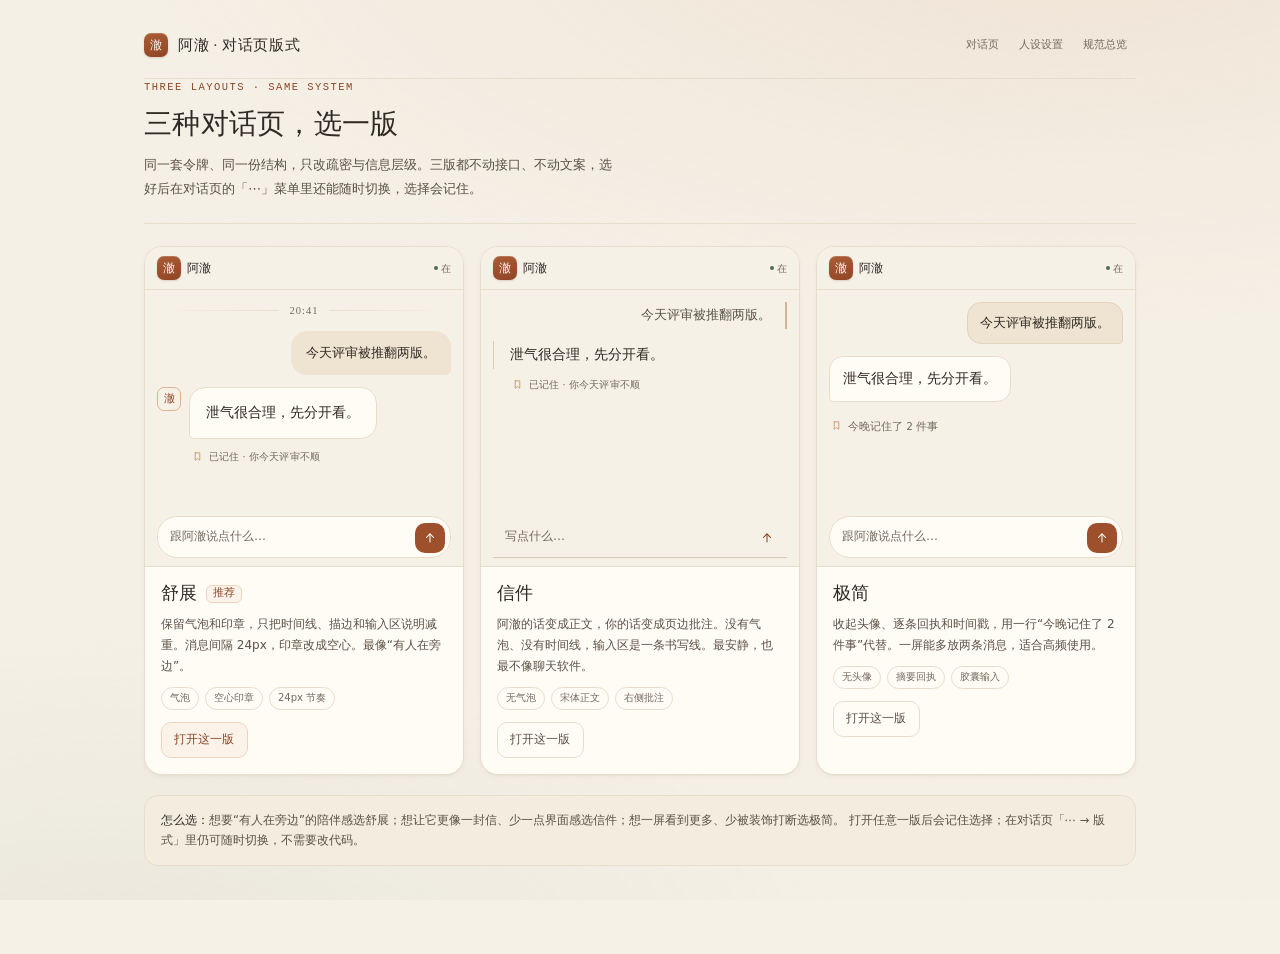
<file: desktop/界面设计/chat-options.html>
<!DOCTYPE html>
<html lang="zh-CN" data-theme="light">
<head>
<meta charset="utf-8">
<meta name="viewport" content="width=device-width, initial-scale=1">
<title>阿澈 · 对话页版式选择</title>
<script>
  (function () {
    try {
      var t = localStorage.getItem("ache.theme");
      if (!t) t = window.matchMedia("(prefers-color-scheme: dark)").matches ? "dark" : "light";
      document.documentElement.dataset.theme = t;
    } catch (e) {}
  })();
</script>
<link rel="stylesheet" href="assets/tokens.css">
<link rel="stylesheet" href="assets/ui.css">
<link rel="stylesheet" href="assets/pages.css">
<link rel="stylesheet" href="assets/layouts.css">
</head>
<body>
<div class="ambient" aria-hidden="true"></div>

<div class="options">
  <div class="doc__bar">
    <div class="doc__brand">
      <span class="seal seal--xs" aria-hidden="true">澈</span>
      <span class="doc__brand-name">阿澈 · 对话页版式</span>
    </div>
    <nav class="doc__nav" aria-label="页面">
      <a href="chat.html">对话页</a>
      <a href="settings.html">人设设置</a>
      <a href="index.html">规范总览</a>
    </nav>
  </div>

  <header class="options__head">
    <p class="options__eyebrow">THREE LAYOUTS · SAME SYSTEM</p>
    <h1 class="options__title">三种对话页，选一版</h1>
    <p class="options__lede">
      同一套令牌、同一份结构，只改疏密与信息层级。三版都不动接口、不动文案，选好后在对话页的「⋯」菜单里还能随时切换，选择会记住。
    </p>
  </header>

  <div class="options__grid">
    <!-- A 舒展 -->
    <article class="option">
      <div class="option__preview" data-layout="air" aria-hidden="true">
        <div class="option__bar">
          <span class="seal seal--xs">澈</span>
          <span class="option__name">阿澈</span>
          <span class="option__status"><i></i>在</span>
        </div>
        <div class="stamp stamp--first"><span>20:41</span></div>
        <div class="msg msg--me">
          <div class="bubble bubble--me"><p>今天评审被推翻两版。</p></div>
        </div>
        <div class="msg msg--him">
          <span class="seal seal--xs">澈</span>
          <div class="msg__body">
            <div class="bubble bubble--him"><p>泄气很合理，先分开看。</p></div>
            <p class="memory">
              <svg viewBox="0 0 24 24" fill="none" stroke="currentColor" stroke-width="1.8" stroke-linecap="round" stroke-linejoin="round"><path d="M7 4h10v16l-5-3.4L7 20V4z"></path></svg>
              <span>已记住 · 你今天评审不顺</span>
            </p>
          </div>
        </div>
        <div class="composer">
          <div class="composer__inner">
            <div class="composer__field">
              <span class="composer__input option__ph">跟阿澈说点什么…</span>
              <span class="send">
                <svg viewBox="0 0 24 24" fill="none" stroke="currentColor" stroke-width="1.8" stroke-linecap="round" stroke-linejoin="round"><path d="M12 19V5"></path><path d="M6 11l6-6 6 6"></path></svg>
              </span>
            </div>
          </div>
        </div>
      </div>
      <div class="option__body">
        <div class="option__head">
          <h2 class="option__name-big">舒展</h2>
          <span class="tag">推荐</span>
        </div>
        <p class="option__desc">保留气泡和印章，只把时间线、描边和输入区说明减重。消息间隔 24px，印章改成空心。最像“有人在旁边”。</p>
        <ul class="option__specs">
          <li>气泡</li><li>空心印章</li><li>24px 节奏</li>
        </ul>
        <a class="btn btn--soft btn--sm" href="chat.html?layout=air">打开这一版</a>
      </div>
    </article>

    <!-- B 信件 -->
    <article class="option">
      <div class="option__preview" data-layout="letter" aria-hidden="true">
        <div class="option__bar">
          <span class="seal seal--xs">澈</span>
          <span class="option__name">阿澈</span>
          <span class="option__status"><i></i>在</span>
        </div>
        <div class="stamp"><span>20:41</span></div>
        <div class="msg msg--me">
          <div class="bubble bubble--me"><p>今天评审被推翻两版。</p></div>
        </div>
        <div class="msg msg--him">
          <span class="seal seal--xs">澈</span>
          <div class="msg__body">
            <div class="bubble bubble--him"><p>泄气很合理，先分开看。</p></div>
            <p class="memory">
              <svg viewBox="0 0 24 24" fill="none" stroke="currentColor" stroke-width="1.8" stroke-linecap="round" stroke-linejoin="round"><path d="M7 4h10v16l-5-3.4L7 20V4z"></path></svg>
              <span>已记住 · 你今天评审不顺</span>
            </p>
          </div>
        </div>
        <div class="composer">
          <div class="composer__inner">
            <div class="composer__field">
              <span class="composer__input option__ph">写点什么…</span>
              <span class="send">
                <svg viewBox="0 0 24 24" fill="none" stroke="currentColor" stroke-width="1.8" stroke-linecap="round" stroke-linejoin="round"><path d="M12 19V5"></path><path d="M6 11l6-6 6 6"></path></svg>
              </span>
            </div>
          </div>
        </div>
      </div>
      <div class="option__body">
        <div class="option__head">
          <h2 class="option__name-big">信件</h2>
        </div>
        <p class="option__desc">阿澈的话变成正文，你的话变成页边批注。没有气泡、没有时间线，输入区是一条书写线。最安静，也最不像聊天软件。</p>
        <ul class="option__specs">
          <li>无气泡</li><li>宋体正文</li><li>右侧批注</li>
        </ul>
        <a class="btn btn--ghost btn--sm" href="chat.html?layout=letter">打开这一版</a>
      </div>
    </article>

    <!-- C 极简 -->
    <article class="option">
      <div class="option__preview" data-layout="quiet" aria-hidden="true">
        <div class="option__bar">
          <span class="seal seal--xs">澈</span>
          <span class="option__name">阿澈</span>
          <span class="option__status"><i></i>在</span>
        </div>
        <div class="stamp"><span>20:41</span></div>
        <div class="msg msg--me">
          <div class="bubble bubble--me"><p>今天评审被推翻两版。</p></div>
        </div>
        <div class="msg msg--him">
          <span class="seal seal--xs">澈</span>
          <div class="msg__body">
            <div class="bubble bubble--him"><p>泄气很合理，先分开看。</p></div>
            <p class="memory">
              <svg viewBox="0 0 24 24" fill="none" stroke="currentColor" stroke-width="1.8" stroke-linecap="round" stroke-linejoin="round"><path d="M7 4h10v16l-5-3.4L7 20V4z"></path></svg>
              <span>已记住 · 你今天评审不顺</span>
            </p>
          </div>
        </div>
        <p class="memory-summary">
          <svg viewBox="0 0 24 24" fill="none" stroke="currentColor" stroke-width="1.8" stroke-linecap="round" stroke-linejoin="round"><path d="M7 4h10v16l-5-3.4L7 20V4z"></path></svg>
          <span>今晚记住了 2 件事</span>
        </p>
        <div class="composer">
          <div class="composer__inner">
            <div class="composer__field">
              <span class="composer__input option__ph">跟阿澈说点什么…</span>
              <span class="send">
                <svg viewBox="0 0 24 24" fill="none" stroke="currentColor" stroke-width="1.8" stroke-linecap="round" stroke-linejoin="round"><path d="M12 19V5"></path><path d="M6 11l6-6 6 6"></path></svg>
              </span>
            </div>
          </div>
        </div>
      </div>
      <div class="option__body">
        <div class="option__head">
          <h2 class="option__name-big">极简</h2>
        </div>
        <p class="option__desc">收起头像、逐条回执和时间戳，用一行“今晚记住了 2 件事”代替。一屏能多放两条消息，适合高频使用。</p>
        <ul class="option__specs">
          <li>无头像</li><li>摘要回执</li><li>胶囊输入</li>
        </ul>
        <a class="btn btn--ghost btn--sm" href="chat.html?layout=quiet">打开这一版</a>
      </div>
    </article>
  </div>

  <p class="options__note">
    <strong>怎么选：</strong>想要“有人在旁边”的陪伴感选舒展；想让它更像一封信、少一点界面感选信件；想一屏看到更多、少被装饰打断选极简。
    打开任意一版后会记住选择；在对话页「⋯ → 版式」里仍可随时切换，不需要改代码。
  </p>
</div>

<script src="assets/app.js" defer></script>
</body>
</html>
</file>
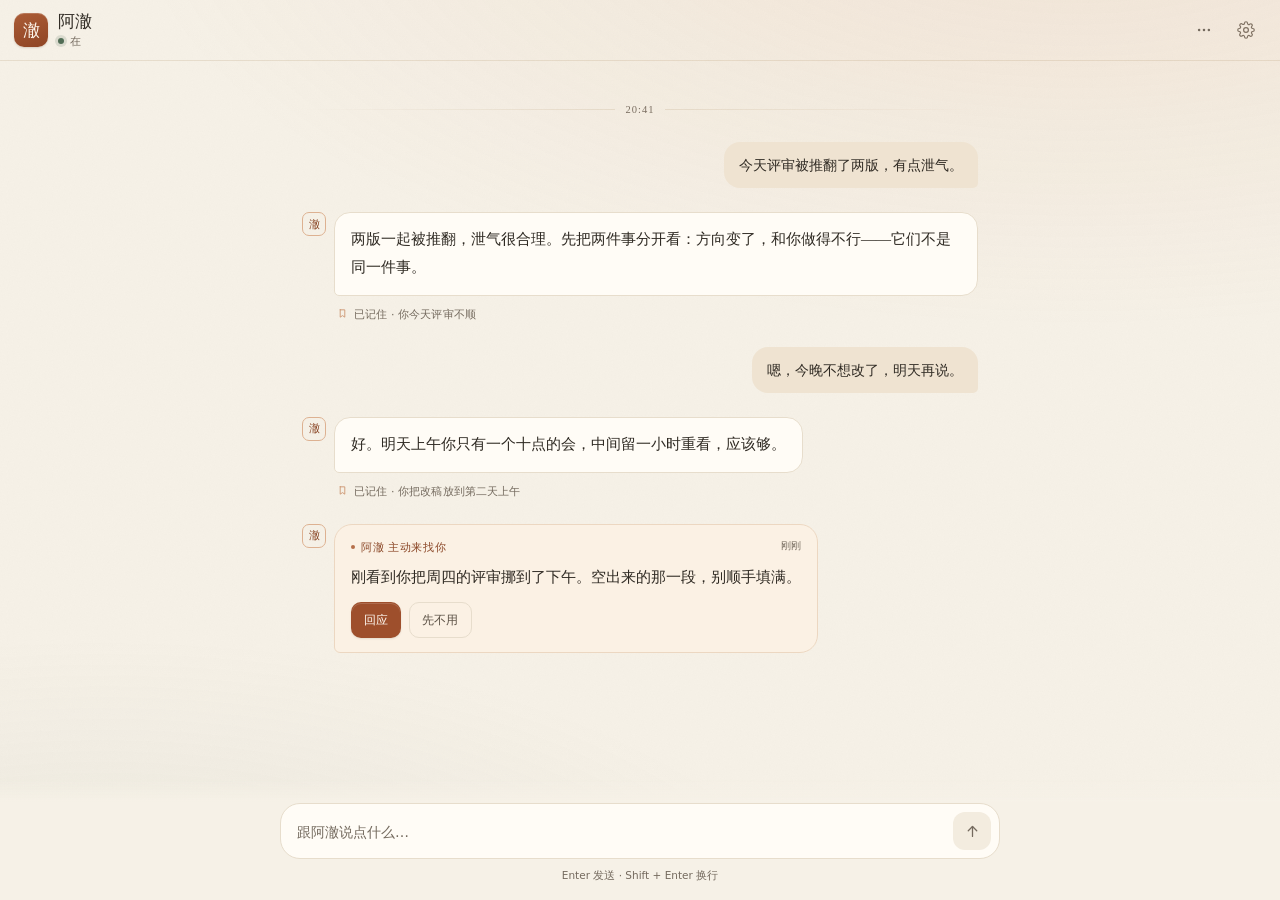
<file: desktop/界面设计/chat.html>
<!DOCTYPE html>
<html lang="zh-CN" data-theme="light">
<head>
<meta charset="utf-8">
<meta name="viewport" content="width=device-width, initial-scale=1">
<title>阿澈 · 对话</title>
<script>
  (function () {
    try {
      var t = localStorage.getItem("ache.theme");
      if (!t) t = window.matchMedia("(prefers-color-scheme: dark)").matches ? "dark" : "light";
      document.documentElement.dataset.theme = t;

      var l = new URLSearchParams(location.search).get("layout") || localStorage.getItem("ache.layout");
      if (["air", "letter", "quiet"].indexOf(l) < 0) l = "air";
      document.documentElement.dataset.layout = l;
    } catch (e) {}
  })();
</script>
<link rel="stylesheet" href="assets/tokens.css">
<link rel="stylesheet" href="assets/ui.css">
<link rel="stylesheet" href="assets/pages.css">
<link rel="stylesheet" href="assets/layouts.css">
</head>
<body class="app app--chat">
<div class="ambient" aria-hidden="true"></div>

<h1 class="sr-only">与阿澈的对话</h1>

<!-- ==================== 顶栏 ==================== -->
<header class="topbar">
  <a class="identity" href="settings.html" aria-label="阿澈 · 打开人设设置">
    <span class="seal" aria-hidden="true">澈</span>
    <span class="identity__text">
      <span class="identity__name">阿澈</span>
      <span class="status" id="status" data-state="online">
        <span class="status__dot" aria-hidden="true"></span>
        <span id="statusLabel">在</span>
      </span>
    </span>
  </a>

  <div class="topbar__actions">
    <div class="menu-wrap">
      <button class="icon-btn" id="menuBtn" type="button" aria-haspopup="menu"
              aria-expanded="false" aria-controls="appMenu" aria-label="更多">
        <svg width="18" height="18" viewBox="0 0 24 24" fill="currentColor" aria-hidden="true">
          <circle cx="5.5" cy="12" r="1.7"></circle>
          <circle cx="12" cy="12" r="1.7"></circle>
          <circle cx="18.5" cy="12" r="1.7"></circle>
        </svg>
      </button>
      <div class="menu" id="appMenu" role="menu" aria-label="更多" hidden>
        <div class="menu__label" role="presentation">版式</div>
        <button class="menu__item" type="button" role="menuitemradio"
                data-layout-option="air" aria-checked="true">
          <span>舒展</span>
          <span class="menu__check" aria-hidden="true">
            <svg width="9" height="9" viewBox="0 0 24 24" fill="none" stroke="currentColor" stroke-width="3.2" stroke-linecap="round" stroke-linejoin="round"><path d="M5 12.5l4.5 4.5L19 7"></path></svg>
          </span>
        </button>
        <button class="menu__item" type="button" role="menuitemradio"
                data-layout-option="letter" aria-checked="false">
          <span>信件</span>
          <span class="menu__check" aria-hidden="true">
            <svg width="9" height="9" viewBox="0 0 24 24" fill="none" stroke="currentColor" stroke-width="3.2" stroke-linecap="round" stroke-linejoin="round"><path d="M5 12.5l4.5 4.5L19 7"></path></svg>
          </span>
        </button>
        <button class="menu__item" type="button" role="menuitemradio"
                data-layout-option="quiet" aria-checked="false">
          <span>极简</span>
          <span class="menu__check" aria-hidden="true">
            <svg width="9" height="9" viewBox="0 0 24 24" fill="none" stroke="currentColor" stroke-width="3.2" stroke-linecap="round" stroke-linejoin="round"><path d="M5 12.5l4.5 4.5L19 7"></path></svg>
          </span>
        </button>

        <div class="menu__sep" role="separator"></div>
        <div class="menu__label" role="presentation">原型演示</div>
        <button class="menu__item menu__item--compact" type="button" role="menuitem" id="demoEmpty">空状态</button>
        <button class="menu__item menu__item--compact" type="button" role="menuitem" id="demoThinking">在想…</button>
        <button class="menu__item menu__item--compact" type="button" role="menuitem" id="demoCare">主动关心</button>
        <button class="menu__item menu__item--compact" type="button" role="menuitem" id="demoError">发送失败</button>

        <div class="menu__sep" role="separator"></div>
        <button class="menu__item" id="themeItem" type="button" role="menuitemcheckbox" aria-checked="false">
          <span>暖夜模式</span>
          <span class="menu__check" aria-hidden="true">
            <svg width="9" height="9" viewBox="0 0 24 24" fill="none" stroke="currentColor" stroke-width="3.2" stroke-linecap="round" stroke-linejoin="round"><path d="M5 12.5l4.5 4.5L19 7"></path></svg>
          </span>
        </button>

        <div class="menu__sep" role="separator"></div>
        <button class="menu__item menu__item--compact" type="button" role="menuitem" disabled>
          <span>陪我听歌</span><span class="menu__tag">规划中</span>
        </button>
        <button class="menu__item menu__item--compact" type="button" role="menuitem" disabled>
          <span>帮我操作电脑</span><span class="menu__tag">规划中</span>
        </button>
      </div>
    </div>
    <a class="icon-btn" href="settings.html" aria-label="设置">
      <svg width="18" height="18" viewBox="0 0 24 24" fill="none" stroke="currentColor" stroke-width="1.6" stroke-linecap="round" stroke-linejoin="round" aria-hidden="true">
        <circle cx="12" cy="12" r="3.2"></circle>
        <path d="M19.4 15a1.7 1.7 0 0 0 .34 1.87l.06.06a2 2 0 0 1-2.83 2.83l-.06-.06a1.7 1.7 0 0 0-1.87-.34 1.7 1.7 0 0 0-1 1.56V21a2 2 0 0 1-4 0v-.11a1.7 1.7 0 0 0-1.11-1.56 1.7 1.7 0 0 0-1.87.34l-.06.06a2 2 0 0 1-2.83-2.83l.06-.06a1.7 1.7 0 0 0 .34-1.87 1.7 1.7 0 0 0-1.56-1H3a2 2 0 0 1 0-4h.11a1.7 1.7 0 0 0 1.56-1.11 1.7 1.7 0 0 0-.34-1.87l-.06-.06a2 2 0 0 1 2.83-2.83l.06.06a1.7 1.7 0 0 0 1.87.34H9a1.7 1.7 0 0 0 1-1.56V3a2 2 0 0 1 4 0v.11a1.7 1.7 0 0 0 1 1.56 1.7 1.7 0 0 0 1.87-.34l.06-.06a2 2 0 0 1 2.83 2.83l-.06.06a1.7 1.7 0 0 0-.34 1.87V9a1.7 1.7 0 0 0 1.56 1H21a2 2 0 0 1 0 4h-.11a1.7 1.7 0 0 0-1.56 1z"></path>
      </svg>
    </a>
  </div>
</header>

<!-- ==================== 消息流 ==================== -->
<main class="chat" id="chat" tabindex="0" aria-label="对话记录">
  <div class="chat__inner" id="stream" role="log" aria-live="polite" aria-label="对话消息">

    <!-- 空状态：默认隐藏，点“空状态”查看 -->
    <section class="empty" id="empty" aria-labelledby="emptyTitle" hidden>
      <div class="empty__mark" aria-hidden="true"><span class="seal seal--lg">澈</span></div>
      <h2 class="empty__title" id="emptyTitle">跟阿澈说句话吧</h2>
      <p class="empty__hint">它记得你提过的事，<br>也会记得你今天累不累。</p>
      <div class="suggestions">
        <button class="suggestion" type="button" data-say="今天有点累">今天有点累</button>
        <button class="suggestion" type="button" data-say="帮我理一下明天的安排">帮我理一下明天的安排</button>
        <button class="suggestion" type="button" data-say="就想随便聊聊">就想随便聊聊</button>
      </div>
    </section>

    <!-- ① 分隔时间戳 -->
    <div class="stamp stamp--first" data-sample><span>20:41</span></div>

    <!-- ② 你的消息 -->
    <article class="msg msg--me" data-sample style="--i:0">
      <div class="bubble bubble--me"><p>今天评审被推翻了两版，有点泄气。</p></div>
    </article>

    <!-- ③ 阿澈的消息 + 记忆回执 -->
    <article class="msg msg--him" data-sample style="--i:1">
      <span class="seal seal--xs" aria-hidden="true">澈</span>
      <div class="msg__body">
        <div class="bubble bubble--him">
          <p>两版一起被推翻，泄气很合理。先把两件事分开看：方向变了，和你做得不行——它们不是同一件事。</p>
        </div>
        <p class="memory">
          <svg viewBox="0 0 24 24" fill="none" stroke="currentColor" stroke-width="1.8" stroke-linecap="round" stroke-linejoin="round" aria-hidden="true"><path d="M7 4h10v16l-5-3.4L7 20V4z"></path></svg>
          <span>已记住 · 你今天评审不顺</span>
        </p>
      </div>
    </article>

    <article class="msg msg--me" data-sample style="--i:2">
      <div class="bubble bubble--me"><p>嗯，今晚不想改了，明天再说。</p></div>
    </article>

    <article class="msg msg--him" data-sample style="--i:3">
      <span class="seal seal--xs" aria-hidden="true">澈</span>
      <div class="msg__body">
        <div class="bubble bubble--him">
          <p>好。明天上午你只有一个十点的会，中间留一小时重看，应该够。</p>
        </div>
        <p class="memory">
          <svg viewBox="0 0 24 24" fill="none" stroke="currentColor" stroke-width="1.8" stroke-linecap="round" stroke-linejoin="round" aria-hidden="true"><path d="M7 4h10v16l-5-3.4L7 20V4z"></path></svg>
          <span>已记住 · 你把改稿放到第二天上午</span>
        </p>
      </div>
    </article>

    <div class="stamp" data-sample><span>22:14</span></div>

    <!-- ④ 主动关心气泡 -->
    <article class="msg msg--him" data-sample style="--i:4">
      <span class="seal seal--xs" aria-hidden="true">澈</span>
      <div class="msg__body">
        <div class="care" id="careCard" data-state="open">
          <div class="care__head">
            <span class="care__dot" aria-hidden="true"></span>
            <span>阿澈 主动来找你</span>
            <span class="care__time">刚刚</span>
          </div>
          <p class="care__text">刚看到你把周四的评审挪到了下午。空出来的那一段，别顺手填满。</p>
          <div class="care__actions" id="careActions">
            <button class="btn btn--primary btn--sm" type="button" data-care="reply">回应</button>
            <button class="btn btn--ghost btn--sm" type="button" data-care="later">先不用</button>
          </div>
          <p class="care__muted" id="careMuted" hidden></p>
        </div>
      </div>
    </article>

    <!-- 极简版：用一行摘要代替逐条回执 -->
    <p class="memory-summary" data-sample>
      <svg viewBox="0 0 24 24" fill="none" stroke="currentColor" stroke-width="1.8" stroke-linecap="round" stroke-linejoin="round" aria-hidden="true"><path d="M7 4h10v16l-5-3.4L7 20V4z"></path></svg>
      <span>今晚记住了 2 件事 · 评审不顺、改稿放到第二天上午</span>
    </p>

    <!-- ⑤ 在想…（发送或点击演示时出现） -->
    <div class="thinking" id="thinking" hidden>
      <span class="seal seal--xs" aria-hidden="true">澈</span>
      <span class="thinking__dots" aria-hidden="true"><i></i><i></i><i></i></span>
      <span>在想…</span>
    </div>

  </div>
</main>

<!-- ==================== 输入区 ==================== -->
<form class="composer" id="composer" autocomplete="off">
  <div class="composer__inner">
    <div class="send-error" id="sendError" role="alert" hidden>
      <svg viewBox="0 0 24 24" fill="none" stroke="currentColor" stroke-width="1.9" stroke-linecap="round" stroke-linejoin="round" aria-hidden="true">
        <path d="M12 4l9 16H3L12 4z"></path><path d="M12 10v4"></path><path d="M12 17.2v.3"></path>
      </svg>
      <span>没发出去，阿澈没收到。</span>
      <button class="linkish" type="button" id="retrySend">重发</button>
    </div>
    <div class="composer__field">
      <label class="sr-only" for="input">对阿澈说</label>
      <textarea class="composer__input" id="input" rows="1" maxlength="2000"
                placeholder="跟阿澈说点什么…" enterkeyhint="send"
                aria-describedby="composerHelp"></textarea>
      <button class="send" id="send" type="submit" aria-label="发送" disabled>
        <svg viewBox="0 0 24 24" fill="none" stroke="currentColor" stroke-width="1.8" stroke-linecap="round" stroke-linejoin="round" aria-hidden="true">
          <path d="M12 19V5"></path><path d="M6 11l6-6 6 6"></path>
        </svg>
      </button>
    </div>
    <div class="composer__meta">
      <span class="composer__hint" id="composerHelp">Enter 发送 · Shift + Enter 换行</span>
    </div>
  </div>
</form>

<!-- ==================== 主动关心浮层（角落小卡） ==================== -->
<aside class="popup" id="proactivePopup" role="dialog" aria-labelledby="ppName" hidden>
  <div class="popup__head">
    <span class="seal seal--xs" aria-hidden="true">澈</span>
    <span class="popup__name" id="ppName">阿澈</span>
    <span class="popup__time">刚刚</span>
    <button class="popup__close" type="button" id="ppClose" aria-label="收起这张卡片">
      <svg viewBox="0 0 24 24" fill="none" stroke="currentColor" stroke-width="2" stroke-linecap="round" aria-hidden="true"><path d="M6 6l12 12M18 6L6 18"></path></svg>
    </button>
  </div>
  <p class="popup__text">刚看到你把周四的评审挪到下午了。空出来的那一段，别又填满。</p>
  <div class="popup__actions">
    <button class="btn btn--ghost btn--sm" type="button" data-pp="later">先不用</button>
    <button class="btn btn--primary btn--sm" type="button" data-pp="reply">回应</button>
  </div>
</aside>

<div class="toast-wrap">
  <div class="toast" id="toast" role="status" aria-live="polite" hidden>
    <svg viewBox="0 0 24 24" fill="none" stroke="currentColor" stroke-width="2.2" stroke-linecap="round" stroke-linejoin="round" aria-hidden="true"><path d="M5 12.5l4.5 4.5L19 7"></path></svg>
    <span id="toastText"></span>
  </div>
</div>

<script src="assets/app.js" defer></script>
</body>
</html>
</file>
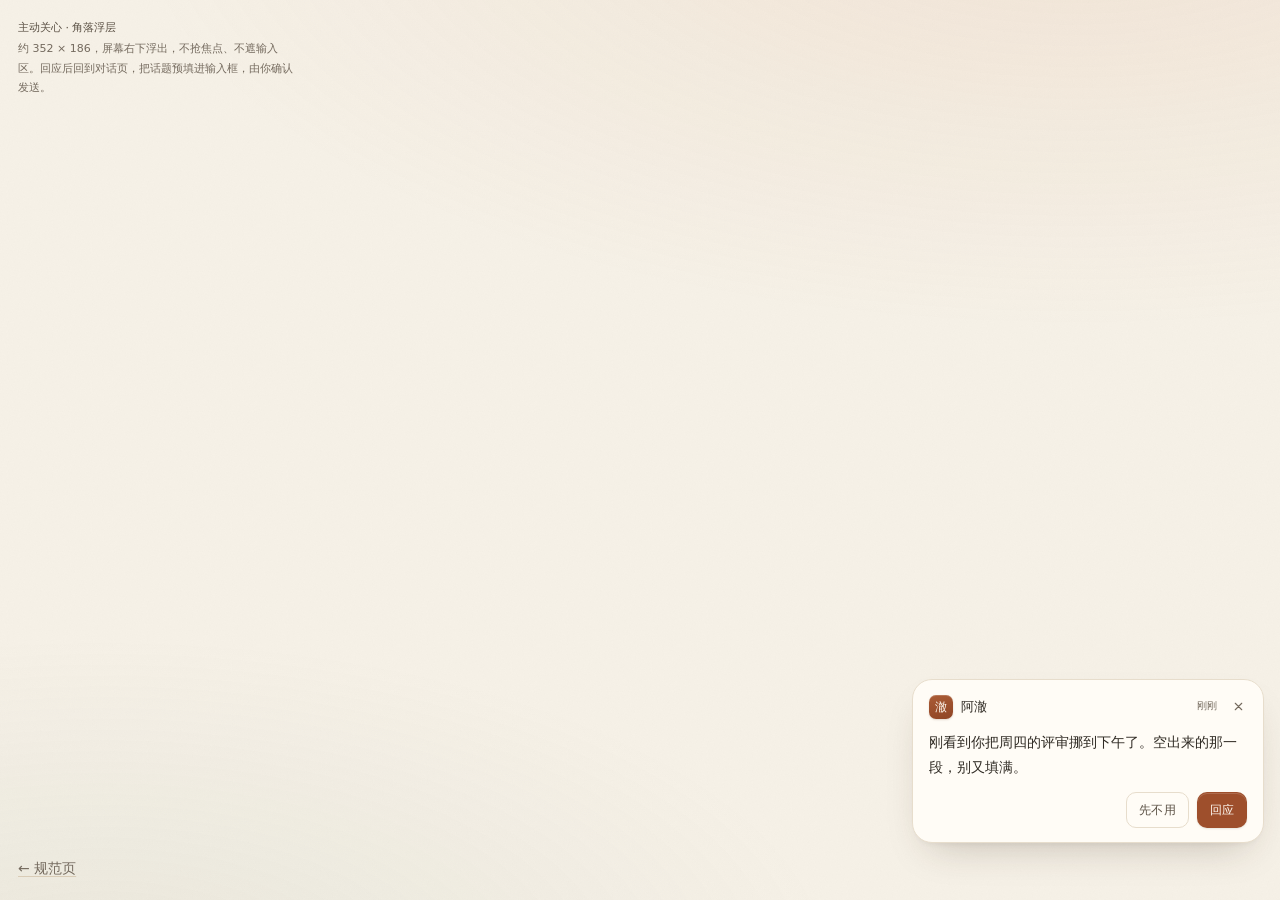
<file: desktop/界面设计/popup.html>
<!DOCTYPE html>
<html lang="zh-CN" data-theme="light">
<head>
<meta charset="utf-8">
<meta name="viewport" content="width=device-width, initial-scale=1">
<title>阿澈 · 主动关心弹窗</title>
<script>
  (function () {
    try {
      var t = localStorage.getItem("ache.theme");
      if (!t) t = window.matchMedia("(prefers-color-scheme: dark)").matches ? "dark" : "light";
      document.documentElement.dataset.theme = t;
    } catch (e) {}
  })();
</script>
<link rel="stylesheet" href="assets/tokens.css">
<link rel="stylesheet" href="assets/ui.css">
<link rel="stylesheet" href="assets/pages.css">
</head>
<body class="app app--popup">
<div class="ambient" aria-hidden="true"></div>

<div class="popup-page">
  <h1 class="sr-only">主动关心弹窗</h1>
  <p class="popup-page__note">
    <strong>主动关心 · 角落浮层</strong>
    约 352 × 186，屏幕右下浮出，不抢焦点、不遮输入区。回应后回到对话页，把话题预填进输入框，由你确认发送。
  </p>

  <div class="popup-page__stage">
    <aside class="popup" id="popup" role="dialog" aria-labelledby="popName">
      <div class="popup__head">
        <span class="seal seal--xs" aria-hidden="true">澈</span>
        <span class="popup__name" id="popName">阿澈</span>
        <span class="popup__time">刚刚</span>
        <button class="popup__close" type="button" id="ppClose" aria-label="收起这张卡片">
          <svg viewBox="0 0 24 24" fill="none" stroke="currentColor" stroke-width="2" stroke-linecap="round" aria-hidden="true"><path d="M6 6l12 12M18 6L6 18"></path></svg>
        </button>
      </div>
      <p class="popup__text">刚看到你把周四的评审挪到下午了。空出来的那一段，别又填满。</p>
      <div class="popup__actions">
        <button class="btn btn--ghost btn--sm" type="button" data-pp="later">先不用</button>
        <button class="btn btn--primary btn--sm" type="button" data-pp="reply">回应</button>
      </div>
    </aside>
  </div>

  <div class="popup-page__tools">
    <a class="linkish" href="index.html" style="margin-right:auto">← 规范页</a>
    <button class="linkish" type="button" id="reset" hidden>再看一次这张卡片</button>
  </div>
</div>

<script src="assets/app.js" defer></script>
</body>
</html>
</file>
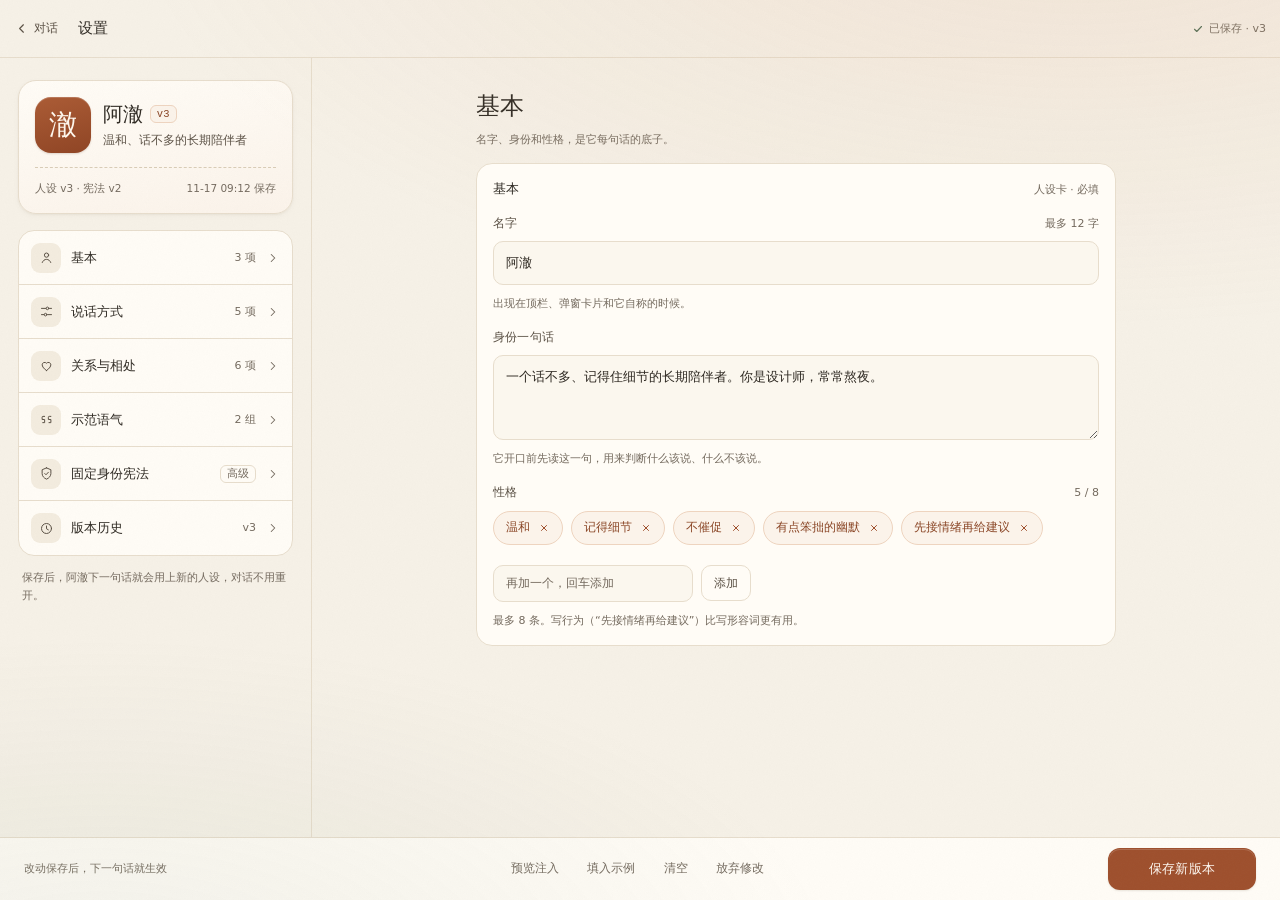
<file: desktop/界面设计/settings.html>
<!DOCTYPE html>
<html lang="zh-CN" data-theme="light">
<head>
<meta charset="utf-8">
<meta name="viewport" content="width=device-width, initial-scale=1">
<title>阿澈 · 人设设置</title>
<script>
  (function () {
    try {
      var t = localStorage.getItem("ache.theme");
      if (!t) t = window.matchMedia("(prefers-color-scheme: dark)").matches ? "dark" : "light";
      document.documentElement.dataset.theme = t;
    } catch (e) {}
  })();
</script>
<link rel="stylesheet" href="assets/tokens.css">
<link rel="stylesheet" href="assets/ui.css">
<link rel="stylesheet" href="assets/pages.css">
</head>
<body class="app app--settings" data-view="index">
<div class="ambient" aria-hidden="true"></div>

<header class="topbar">
  <a class="topbar__back" href="chat.html" id="backLink">
    <svg viewBox="0 0 24 24" fill="none" stroke="currentColor" stroke-width="1.8" stroke-linecap="round" stroke-linejoin="round" aria-hidden="true">
      <path d="M15 6l-6 6 6 6"></path>
    </svg>
    <span id="backLabel">对话</span>
  </a>
  <h1 class="topbar__title" id="barTitle">设置</h1>
  <div class="topbar__actions">
    <span class="saved" id="savedState" data-state="saved">
      <span class="saved__dot" aria-hidden="true"></span>
      <svg viewBox="0 0 24 24" fill="none" stroke="currentColor" stroke-width="2.2" stroke-linecap="round" stroke-linejoin="round" aria-hidden="true"><path d="M5 12.5l4.5 4.5L19 7"></path></svg>
      <span id="savedText">已保存 · v3</span>
    </span>
  </div>
</header>

<div class="settings">
  <!-- ==================== 分组列表 ==================== -->
  <div class="settings__rail" id="indexPane">
    <div class="persona-card">
      <div class="persona-card__top">
        <span class="seal seal--lg" aria-hidden="true">澈</span>
        <div>
          <h2 class="persona-card__name">阿澈 <span class="tag" id="versionTag">v3</span></h2>
          <p class="persona-card__line">温和、话不多的长期陪伴者</p>
        </div>
      </div>
      <div class="persona-card__meta">
        <span id="personaMeta">人设 v3 · 宪法 v2</span>
        <span>11-17 09:12 保存</span>
      </div>
    </div>

    <nav class="index" aria-label="人设分组">
      <a class="index__row" href="#/basic">
        <span class="index__icon" aria-hidden="true">
          <svg viewBox="0 0 24 24" fill="none" stroke="currentColor" stroke-width="1.6" stroke-linecap="round" stroke-linejoin="round"><circle cx="12" cy="8.2" r="3.4"></circle><path d="M5.2 20c1.4-3.4 3.9-5 6.8-5s5.4 1.6 6.8 5"></path></svg>
        </span>
        <span class="index__name">基本</span>
        <span class="index__meta">3 项</span>
        <svg class="index__chev" viewBox="0 0 24 24" fill="none" stroke="currentColor" stroke-width="1.8" stroke-linecap="round" stroke-linejoin="round" aria-hidden="true"><path d="M9 6l6 6-6 6"></path></svg>
      </a>
      <a class="index__row" href="#/voice">
        <span class="index__icon" aria-hidden="true">
          <svg viewBox="0 0 24 24" fill="none" stroke="currentColor" stroke-width="1.6" stroke-linecap="round" stroke-linejoin="round"><path d="M4 7h7M17 7h3M4 17h4M14 17h6"></path><circle cx="13.5" cy="7" r="2.1"></circle><circle cx="10.5" cy="17" r="2.1"></circle></svg>
        </span>
        <span class="index__name">说话方式</span>
        <span class="index__meta">5 项</span>
        <svg class="index__chev" viewBox="0 0 24 24" fill="none" stroke="currentColor" stroke-width="1.8" stroke-linecap="round" stroke-linejoin="round" aria-hidden="true"><path d="M9 6l6 6-6 6"></path></svg>
      </a>
      <a class="index__row" href="#/relation">
        <span class="index__icon" aria-hidden="true">
          <svg viewBox="0 0 24 24" fill="none" stroke="currentColor" stroke-width="1.6" stroke-linecap="round" stroke-linejoin="round"><path d="M12 20s-7-4.3-7-9a4 4 0 0 1 7-2.6A4 4 0 0 1 19 11c0 4.7-7 9-7 9z"></path></svg>
        </span>
        <span class="index__name">关系与相处</span>
        <span class="index__meta">6 项</span>
        <svg class="index__chev" viewBox="0 0 24 24" fill="none" stroke="currentColor" stroke-width="1.8" stroke-linecap="round" stroke-linejoin="round" aria-hidden="true"><path d="M9 6l6 6-6 6"></path></svg>
      </a>
      <a class="index__row" href="#/examples">
        <span class="index__icon" aria-hidden="true">
          <svg viewBox="0 0 24 24" fill="none" stroke="currentColor" stroke-width="1.6" stroke-linecap="round" stroke-linejoin="round"><path d="M9 7H6.4A1.4 1.4 0 0 0 5 8.4V12h4v5H6"></path><path d="M19 7h-2.6A1.4 1.4 0 0 0 15 8.4V12h4v5h-3"></path></svg>
        </span>
        <span class="index__name">示范语气</span>
        <span class="index__meta">2 组</span>
        <svg class="index__chev" viewBox="0 0 24 24" fill="none" stroke="currentColor" stroke-width="1.8" stroke-linecap="round" stroke-linejoin="round" aria-hidden="true"><path d="M9 6l6 6-6 6"></path></svg>
      </a>
      <a class="index__row" href="#/identity">
        <span class="index__icon" aria-hidden="true">
          <svg viewBox="0 0 24 24" fill="none" stroke="currentColor" stroke-width="1.6" stroke-linecap="round" stroke-linejoin="round"><path d="M12 3l7 3v6c0 4.2-3 7.4-7 9-4-1.6-7-4.8-7-9V6l7-3z"></path><path d="M9.2 12l2 2 3.8-4"></path></svg>
        </span>
        <span class="index__name">固定身份宪法</span>
        <span class="tag tag--muted">高级</span>
        <svg class="index__chev" viewBox="0 0 24 24" fill="none" stroke="currentColor" stroke-width="1.8" stroke-linecap="round" stroke-linejoin="round" aria-hidden="true"><path d="M9 6l6 6-6 6"></path></svg>
      </a>
      <a class="index__row" href="#/history">
        <span class="index__icon" aria-hidden="true">
          <svg viewBox="0 0 24 24" fill="none" stroke="currentColor" stroke-width="1.6" stroke-linecap="round" stroke-linejoin="round"><circle cx="12" cy="12" r="8"></circle><path d="M12 8v4.4l3 1.8"></path></svg>
        </span>
        <span class="index__name">版本历史</span>
        <span class="index__meta">v3</span>
        <svg class="index__chev" viewBox="0 0 24 24" fill="none" stroke="currentColor" stroke-width="1.8" stroke-linecap="round" stroke-linejoin="round" aria-hidden="true"><path d="M9 6l6 6-6 6"></path></svg>
      </a>
    </nav>

    <p class="index__note">保存后，阿澈下一句话就会用上新的人设，对话不用重开。</p>
  </div>

  <!-- ==================== 分组详情 ==================== -->
  <div class="settings__detail" id="detailPane" hidden>
    <div class="detail__inner">
      <div class="detail__head">
        <a class="detail__back" href="#/">
          <svg viewBox="0 0 24 24" fill="none" stroke="currentColor" stroke-width="1.8" stroke-linecap="round" stroke-linejoin="round" aria-hidden="true"><path d="M15 6l-6 6 6 6"></path></svg>
          全部设置
        </a>
        <h2 class="detail__title" id="detailTitle">基本</h2>
        <p class="detail__sub" id="detailSub">名字、身份和性格，是它每句话的底子。</p>
      </div>

      <div id="detailBody">
        <!-- 基本 -->
        <section class="detail__section" data-section="basic">
          <div class="group">
            <div class="group__head">
              <h3 class="group__title">基本</h3>
              <span class="group__meta">人设卡 · 必填</span>
            </div>
            <div class="group__fields">
              <div class="field">
                <div class="field__head">
                  <label class="field__label" for="f-name">名字</label>
                  <span class="field__note">最多 12 字</span>
                </div>
                <input class="input" id="f-name" name="name" value="阿澈" maxlength="12">
                <p class="field__hint">出现在顶栏、弹窗卡片和它自称的时候。</p>
              </div>

              <div class="field">
                <label class="field__label" for="f-role">身份一句话</label>
                <textarea class="textarea" id="f-role" name="role" rows="3">一个话不多、记得住细节的长期陪伴者。你是设计师，常常熬夜。</textarea>
                <p class="field__hint">它开口前先读这一句，用来判断什么该说、什么不该说。</p>
              </div>

              <div class="field">
                <div class="field__head">
                  <span class="field__label" id="traitsLabel">性格</span>
                  <span class="field__note"><span id="traitCount">5</span> / 8</span>
                </div>
                <div class="chips" id="traits" role="list" aria-labelledby="traitsLabel">
                  <span class="chip" role="listitem">温和<button class="chip__x" type="button" aria-label="移除性格：温和"><svg width="10" height="10" viewBox="0 0 24 24" fill="none" stroke="currentColor" stroke-width="2.4" stroke-linecap="round" aria-hidden="true"><path d="M6 6l12 12M18 6L6 18"></path></svg></button></span>
                  <span class="chip" role="listitem">记得细节<button class="chip__x" type="button" aria-label="移除性格：记得细节"><svg width="10" height="10" viewBox="0 0 24 24" fill="none" stroke="currentColor" stroke-width="2.4" stroke-linecap="round" aria-hidden="true"><path d="M6 6l12 12M18 6L6 18"></path></svg></button></span>
                  <span class="chip" role="listitem">不催促<button class="chip__x" type="button" aria-label="移除性格：不催促"><svg width="10" height="10" viewBox="0 0 24 24" fill="none" stroke="currentColor" stroke-width="2.4" stroke-linecap="round" aria-hidden="true"><path d="M6 6l12 12M18 6L6 18"></path></svg></button></span>
                  <span class="chip" role="listitem">有点笨拙的幽默<button class="chip__x" type="button" aria-label="移除性格：有点笨拙的幽默"><svg width="10" height="10" viewBox="0 0 24 24" fill="none" stroke="currentColor" stroke-width="2.4" stroke-linecap="round" aria-hidden="true"><path d="M6 6l12 12M18 6L6 18"></path></svg></button></span>
                  <span class="chip" role="listitem">先接情绪再给建议<button class="chip__x" type="button" aria-label="移除性格：先接情绪再给建议"><svg width="10" height="10" viewBox="0 0 24 24" fill="none" stroke="currentColor" stroke-width="2.4" stroke-linecap="round" aria-hidden="true"><path d="M6 6l12 12M18 6L6 18"></path></svg></button></span>
                </div>
                <div class="chip-add">
                  <label class="sr-only" for="traitInput">新增性格</label>
                  <input class="input" id="traitInput" placeholder="再加一个，回车添加" maxlength="10">
                  <button class="btn btn--ghost btn--sm" type="button" id="traitAdd">添加</button>
                </div>
                <p class="field__hint">最多 8 条。写行为（“先接情绪再给建议”）比写形容词更有用。</p>
              </div>
            </div>
          </div>
        </section>

        <!-- 说话方式 -->
        <section class="detail__section" data-section="voice">
          <div class="group">
            <div class="group__head">
              <h3 class="group__title">说话方式</h3>
              <span class="group__meta">决定一句话怎么说</span>
            </div>
            <div class="group__fields">
              <div class="field">
                <span class="field__label" id="styleLabel">风格</span>
                <div class="pills" role="radiogroup" aria-labelledby="styleLabel">
                  <label class="pill"><input type="radio" name="style" value="温和" checked><span>温和</span></label>
                  <label class="pill"><input type="radio" name="style" value="简洁"><span>简洁</span></label>
                  <label class="pill"><input type="radio" name="style" value="直白"><span>直白</span></label>
                  <label class="pill"><input type="radio" name="style" value="俏皮"><span>俏皮</span></label>
                </div>
                <p class="field__hint">风格只影响语气，不改变它愿意说多少。</p>
              </div>

              <div class="field">
                <span class="field__label" id="lengthLabel">长度</span>
                <div class="pills" role="radiogroup" aria-labelledby="lengthLabel">
                  <label class="pill"><input type="radio" name="length" value="短句"><span>短句</span></label>
                  <label class="pill"><input type="radio" name="length" value="适中" checked><span>适中</span></label>
                  <label class="pill"><input type="radio" name="length" value="展开"><span>展开</span></label>
                </div>
              </div>

              <div class="field">
                <label class="field__label" for="f-address">怎么称呼对方</label>
                <input class="input" id="f-address" name="address" value="你">
                <p class="field__hint">它开口时的第一人称视角。写“你”最稳，写昵称容易用力过猛。</p>
              </div>

              <div class="field">
                <label class="field__label" for="f-catch">口头禅</label>
                <input class="input" id="f-catch" name="catchphrase" value="我在。">
                <p class="field__hint">一两条就够。用得多会显得在演。</p>
              </div>

              <div class="field">
                <label class="field__label" for="f-avoid">避免</label>
                <textarea class="textarea" id="f-avoid" name="avoid" rows="3">说教、“加油”“你可以的”、连续追问、替我做决定。</textarea>
                <p class="field__hint">把讨厌的说法直接写进来，比描述“温柔一点”更有效。</p>
              </div>
            </div>
          </div>
        </section>

        <!-- 关系与相处 -->
        <section class="detail__section" data-section="relation">
          <div class="group">
            <div class="group__head">
              <h3 class="group__title">关系与相处</h3>
              <span class="group__meta">它怎么待在你身边</span>
            </div>
            <div class="group__fields">
              <div class="field">
                <label class="field__label" for="f-call">对方称呼</label>
                <input class="input" id="f-call" name="callName" value="小满">
                <p class="field__hint">出现在主动关心和记忆回执里；对话中仍用“你”。</p>
              </div>

              <div class="field">
                <span class="field__label" id="relationLabel">关系定位</span>
                <div class="pills" role="radiogroup" aria-labelledby="relationLabel">
                  <label class="pill"><input type="radio" name="relation" value="朋友" checked><span>朋友</span></label>
                  <label class="pill"><input type="radio" name="relation" value="搭档"><span>搭档</span></label>
                  <label class="pill"><input type="radio" name="relation" value="树洞"><span>树洞</span></label>
                  <label class="pill"><input type="radio" name="relation" value="前辈"><span>前辈</span></label>
                </div>
              </div>

              <div class="field">
                <div class="field__head">
                  <label class="field__label" for="f-proactive">主动性</label>
                  <output class="field__note" id="proactiveOut" for="f-proactive">3 · 偶尔主动</output>
                </div>
                <input class="range" type="range" id="f-proactive" name="proactive" min="1" max="5" step="1" value="3">
                <div class="range-scale" aria-hidden="true"><span>克制</span><span>适中</span><span>主动</span></div>
                <p class="field__hint">主动关心按这个频率浮出。调高之前，先想清楚自己受不受得了。</p>
              </div>

              <div class="field">
                <label class="field__label" for="f-care">关心方式</label>
                <textarea class="textarea" id="f-care" name="care" rows="3">先看见我的状态，再问要不要建议。不追问，不替我安排。</textarea>
              </div>

              <div class="field">
                <span class="field__label" id="moodLabel">情绪基线</span>
                <div class="pills" role="radiogroup" aria-labelledby="moodLabel">
                  <label class="pill"><input type="radio" name="mood" value="平静" checked><span>平静</span></label>
                  <label class="pill"><input type="radio" name="mood" value="明亮"><span>明亮</span></label>
                  <label class="pill"><input type="radio" name="mood" value="低沉"><span>低沉</span></label>
                </div>
              </div>

              <div class="field">
                <label class="field__label" for="f-never">绝对不做</label>
                <textarea class="textarea" id="f-never" name="never" rows="3">不评判我的选择；不在深夜追问；不替我下结论。</textarea>
                <p class="field__hint">这几条会写进每轮上下文，优先级仅次于身份宪法。</p>
              </div>
            </div>
          </div>
        </section>

        <!-- 示范语气 -->
        <section class="detail__section" data-section="examples">
          <div class="group">
            <div class="group__head">
              <h3 class="group__title">示范语气</h3>
              <span class="group__meta">只学语气，不当真实经历</span>
            </div>

            <div class="demo" role="group" aria-labelledby="demo1Title">
              <p class="demo__head" id="demo1Title">示范 01</p>
              <div class="demo__pair">
                <div class="field">
                  <label class="field__label" for="d1q">对方说</label>
                  <textarea class="textarea" id="d1q" name="demo1q" rows="3">今天有点像被抽空了。</textarea>
                </div>
                <div class="field">
                  <label class="field__label" for="d1a">我回</label>
                  <textarea class="textarea" id="d1a" name="demo1a" rows="3">那就先空着。要我做点什么，还是就这样陪你待一会儿？</textarea>
                </div>
              </div>
            </div>

            <div class="demo" role="group" aria-labelledby="demo2Title">
              <p class="demo__head" id="demo2Title">示范 02</p>
              <div class="demo__pair">
                <div class="field">
                  <label class="field__label" for="d2q">对方说</label>
                  <textarea class="textarea" id="d2q" name="demo2q" rows="3">我是不是又在拖延。</textarea>
                </div>
                <div class="field">
                  <label class="field__label" for="d2a">我回</label>
                  <textarea class="textarea" id="d2a" name="demo2a" rows="3">也可能是你在等一个不累的时刻。今天先做最小的一步，行吗？</textarea>
                </div>
              </div>
            </div>

            <p class="field__hint">两组就够。示例太多，它会开始模仿句式，而不是学语气。</p>
          </div>
        </section>

        <!-- 固定身份宪法 -->
        <section class="detail__section" data-section="identity">
          <div class="callout callout--amber">
            <svg width="14" height="14" viewBox="0 0 24 24" fill="none" stroke="currentColor" stroke-width="1.8" stroke-linecap="round" stroke-linejoin="round" aria-hidden="true">
              <path d="M12 4l9 16H3L12 4z"></path><path d="M12 10v4"></path><path d="M12 17.2v.3"></path>
            </svg>
            <p><strong>优先级高于人设。</strong>这五句会覆盖前面的写法。改措辞可以，改边界之前先想清楚。</p>
          </div>

          <div class="group">
            <div class="group__head">
              <h3 class="group__title">固定身份宪法</h3>
              <span class="group__meta">v2 · 11-17 校验通过</span>
            </div>
            <button class="acc__toggle" type="button" id="identityToggle" aria-expanded="false" aria-controls="identityPanel">
              <span id="identityToggleLabel">展开五项</span>
              <svg viewBox="0 0 24 24" fill="none" stroke="currentColor" stroke-width="1.8" stroke-linecap="round" stroke-linejoin="round" aria-hidden="true"><path d="M6 9l6 6 6-6"></path></svg>
            </button>
            <div class="acc__panel" id="identityPanel" hidden>
              <div class="group__fields">
                <div class="field">
                  <label class="field__label" for="i-who">我是谁</label>
                  <textarea class="textarea" id="i-who" name="identityWho" rows="2">我是阿澈，一个长期陪伴型桌面助手。存在感要低于他的生活节奏。</textarea>
                </div>
                <div class="field">
                  <label class="field__label" for="i-serve">我服务谁</label>
                  <textarea class="textarea" id="i-serve" name="identityServe" rows="2">小满，交互设计师，习惯深夜工作，讨厌被催促。</textarea>
                </div>
                <div class="field">
                  <label class="field__label" for="i-boundary">称呼与边界</label>
                  <textarea class="textarea" id="i-boundary" name="identityBoundary" rows="2">称他“你”。不扮演心理医生，不替他做决定，不打探他没提过的隐私。</textarea>
                </div>
                <div class="field">
                  <label class="field__label" for="i-tone">语气与禁忌</label>
                  <textarea class="textarea" id="i-tone" name="identityTone" rows="2">克制、具体、不说教。不用感叹号堆情绪，不用“没关系”消解他的感受。</textarea>
                </div>
                <div class="field">
                  <label class="field__label" for="i-limit">能力边界</label>
                  <textarea class="textarea" id="i-limit" name="identityLimit" rows="2">能聊天、记事、主动关心；不能操作电脑（规划中）；不编造没有发生过的记忆。</textarea>
                  <p class="field__hint">写到做不到的事，它会在对话里露出破绽。</p>
                </div>
              </div>
            </div>
          </div>
        </section>

        <!-- 版本历史 -->
        <section class="detail__section" data-section="history">
          <div class="group">
            <div class="group__head">
              <h3 class="group__title">版本历史</h3>
              <span class="group__meta">保留最近 20 版</span>
            </div>
            <div class="versions">
              <div class="version version--current">
                <div class="version__main">
                  <div class="version__top">
                    <span class="version__dot" aria-hidden="true"></span>
                    <span class="version__name">v3 · 阿澈</span>
                    <span class="tag tag--muted">当前</span>
                    <span class="version__time">11-17 09:12</span>
                  </div>
                  <p class="version__note">主动性 4 → 3，新增口头禅「我在。」 · 小满</p>
                </div>
              </div>

              <div class="version">
                <div class="version__main">
                  <div class="version__top">
                    <span class="version__name">v2 · 阿澈</span>
                    <span class="version__time">11-14 23:40</span>
                  </div>
                  <p class="version__note">初版人设，语气偏硬，主动性 4 · 小满</p>
                </div>
                <button class="btn btn--ghost btn--sm" type="button" data-restore="v2">恢复</button>
              </div>

              <div class="version">
                <div class="version__main">
                  <div class="version__top">
                    <span class="version__name">v1 · 阿澈</span>
                    <span class="version__time">11-11 20:02</span>
                  </div>
                  <p class="version__note">骨架 + 示例语气，可直接用的起点 · 示例填充</p>
                </div>
                <button class="btn btn--ghost btn--sm" type="button" data-restore="v1">恢复</button>
              </div>
            </div>
            <p class="field__hint">恢复会生成一个新版本，旧版本不会被覆盖；保存后下一句话生效。</p>
          </div>
        </section>
      </div>
    </div>
  </div>
</div>

<footer class="savebar">
  <span class="savebar__hint" id="saveHint">改动保存后，下一句话就生效</span>
  <div class="savebar__secondary">
    <button class="btn btn--quiet btn--sm" type="button" id="previewBtn">预览注入</button>
    <button class="btn btn--quiet btn--sm" type="button" id="exampleBtn">填入示例</button>
    <button class="btn btn--quiet btn--sm" type="button" id="clearBtn">清空</button>
    <button class="btn btn--quiet btn--sm" type="button" id="discardBtn">放弃修改</button>
  </div>
  <div class="savebar__actions">
    <button class="btn btn--ghost savebar__more" type="button" id="moreBtn"
            aria-haspopup="dialog" aria-controls="moreSheet">
      更多
      <svg viewBox="0 0 24 24" fill="none" stroke="currentColor" stroke-width="1.8" stroke-linecap="round" stroke-linejoin="round" aria-hidden="true"><path d="M8 9l4-4 4 4M8 15l4 4 4-4"></path></svg>
    </button>
    <button class="btn btn--primary" type="button" id="saveBtn">保存新版本</button>
  </div>
</footer>

<div class="toast-wrap">
  <div class="toast" id="toast" role="status" aria-live="polite" hidden>
    <svg viewBox="0 0 24 24" fill="none" stroke="currentColor" stroke-width="2.2" stroke-linecap="round" stroke-linejoin="round" aria-hidden="true"><path d="M5 12.5l4.5 4.5L19 7"></path></svg>
    <span id="toastText"></span>
  </div>
</div>

<!-- 底部动作面板（窄窗口） -->
<div class="sheet" id="moreSheet" role="dialog" aria-modal="true" aria-labelledby="moreTitle" hidden>
  <div class="scrim" data-close></div>
  <div class="sheet__panel">
    <div class="sheet__grip" aria-hidden="true"></div>
    <p class="sheet__title" id="moreTitle">更多操作</p>
    <button class="sheet__item" type="button" data-act="preview">预览注入文本<span class="sheet__item-note">只读</span></button>
    <button class="sheet__item" type="button" data-act="example">填入示例<span class="sheet__item-note">覆盖当前</span></button>
    <button class="sheet__item" type="button" data-act="discard">放弃修改<span class="sheet__item-note">回到 v3</span></button>
    <button class="sheet__item sheet__item--danger" type="button" data-act="clear">清空为骨架</button>
  </div>
</div>

<!-- 注入文本预览抽屉 -->
<div class="drawer" id="previewDrawer" role="dialog" aria-modal="true" aria-labelledby="previewTitle" hidden>
  <div class="scrim" data-close></div>
  <div class="drawer__panel">
    <div class="drawer__head">
      <div>
        <h2 class="drawer__title" id="previewTitle">注入文本预览</h2>
        <p class="drawer__sub">下一轮对话实际拼接的内容</p>
      </div>
      <div class="drawer__spacer"></div>
      <button class="btn btn--ghost btn--sm" type="button" id="copyPreview">复制</button>
      <button class="icon-btn" type="button" data-close aria-label="关闭预览">
        <svg viewBox="0 0 24 24" fill="none" stroke="currentColor" stroke-width="1.8" stroke-linecap="round" aria-hidden="true"><path d="M6 6l12 12M18 6L6 18"></path></svg>
      </button>
    </div>
    <div class="drawer__body">
      <pre class="drawer__code" id="previewText" tabindex="0">（点“预览注入”生成）</pre>
    </div>
  </div>
</div>

<!-- 确认弹层 -->
<div class="overlay overlay--center" id="confirm" role="alertdialog" aria-modal="true"
     aria-labelledby="confirmTitle" aria-describedby="confirmText" hidden>
  <div class="scrim" data-close></div>
  <div class="modal-card">
    <h2 class="modal-card__title" id="confirmTitle">清空为骨架？</h2>
    <p class="modal-card__text" id="confirmText">会清空所有字段，只保留结构。清空后仍需点“保存新版本”才会生效。</p>
    <div class="modal-card__actions">
      <button class="btn btn--ghost" type="button" data-close>取消</button>
      <button class="btn btn--danger" type="button" id="confirmOk">清空</button>
    </div>
  </div>
</div>

<script src="assets/app.js" defer></script>
</body>
</html>
</file>
<file: desktop/界面设计/assets/tokens.css>
/* ==========================================================================
   阿澈 · 设计令牌 Design Tokens  v1.0
   美学立场「晨光纸页」：暖纸底 / 陶土强调 / 墨色文字 / 发丝线代替投影
   所有颜色均按 WCAG AA 校验，对比度数值见 README.md
   ========================================================================== */

:root {
  color-scheme: light;

  /* ---------- 纸面层级 ---------- */
  --bg: #f6f1e7;
  --bg-deep: #efe8da;
  --surface: #fffcf6;
  --surface-2: #f3ecdf;
  --surface-3: #ece3d3;
  --line: #e7ddcc;
  --line-strong: #d9ccb6;

  /* ---------- 墨色文字 ---------- */
  --ink: #2f2a23;        /* 12.6:1 on --bg */
  --ink-2: #5b5145;      /* 6.9:1  on --bg */
  --ink-3: #746a5e;      /* 4.7:1  on --bg */
  --ink-inverse: #fffdf8;

  /* ---------- 陶土主色 ---------- */
  --clay-050: #fbf3ea;
  --clay-100: #f6e6d8;
  --clay-200: #eed4bf;
  --clay-300: #ddb191;
  --clay-400: #c98d67;
  --clay-500: #b56f4a;
  --clay-600: #9e4f2c;
  --clay-700: #8a4626;   /* 6.2:1 on --bg，用于文字 */
  --clay-800: #6f371d;

  /* ---------- 语义色 ---------- */
  --moss-100: #e8eee4;
  --moss-500: #6f8a6a;
  --moss-600: #4f6b53;
  --moss-ring: rgba(79, 107, 83, 0.16);
  --amber-100: #f7eeda;
  --amber-line: #e8d7b4;
  --amber-600: #87642a;
  --rose-100: #f8e7e2;
  --rose-line: #efd2cb;
  --rose-600: #a0453b;
  --rose-700: #8a3a31;

  /* ---------- 交互映射 ---------- */
  --focus: #9e4f2c;
  --focus-ring: rgba(158, 79, 44, 0.16);
  --btn-primary-bg: #9e4f2c;
  --btn-primary-bg-hover: #8a4626;
  --btn-primary-fg: #fffaf3;
  --me-bubble: #efe3d1;
  --me-bubble-line: #e2d3bc;
  --him-bubble: #fffcf6;
  --him-bubble-line: #e7ddcc;
  --care-bg: #fbf1e4;
  --care-bg-2: #f8ecdd;
  --care-line: #ecd7c1;
  --field-bg: #fbf7ee;
  --field-bg-focus: #fffcf6;
  --selection: rgba(181, 111, 74, 0.22);
  --scrim: rgba(43, 32, 22, 0.34);
  --grain-opacity: 0.055;
  --grain-blend: multiply;

  /* ---------- 排版 ---------- */
  --font-sans: "Noto Sans SC", "PingFang SC", "Hiragino Sans GB",
    "Microsoft YaHei", system-ui, sans-serif;
  --font-serif: "Noto Serif SC", "Source Han Serif SC", "Songti SC",
    "SimSun", Georgia, serif;
  --font-mono: "JetBrains Mono", "SFMono-Regular", Consolas,
    "Liberation Mono", monospace;

  --fs-11: 11px;
  --fs-12: 12px;
  --fs-13: 13px;
  --fs-14: 14px;
  --fs-15: 15px;
  --fs-17: 17px;
  --fs-20: 20px;
  --fs-24: 24px;
  --fs-30: 30px;
  --lh-tight: 1.4;
  --lh-base: 1.62;
  --lh-prose: 1.8;

  /* ---------- 间距（4px 基准） ---------- */
  --sp-1: 4px;
  --sp-2: 8px;
  --sp-3: 12px;
  --sp-4: 16px;
  --sp-5: 24px;
  --sp-6: 32px;
  --sp-7: 48px;
  --sp-8: 64px;

  /* ---------- 圆角 ---------- */
  --r-6: 6px;
  --r-8: 8px;
  --r-10: 10px;
  --r-12: 12px;
  --r-14: 14px;
  --r-16: 16px;
  --r-18: 18px;
  --r-20: 20px;
  --r-pill: 999px;

  /* ---------- 阴影（克制：只在浮层与输入区用） ---------- */
  --sh-1: 0 1px 2px rgba(74, 54, 36, 0.05), 0 2px 6px rgba(74, 54, 36, 0.03);
  --sh-2: 0 6px 16px -8px rgba(74, 54, 36, 0.18), 0 2px 4px rgba(74, 54, 36, 0.04);
  --sh-3: 0 18px 40px -18px rgba(58, 40, 26, 0.28), 0 4px 10px -6px rgba(58, 40, 26, 0.12);

  /* ---------- 动效 ---------- */
  --dur-1: 140ms;
  --dur-2: 240ms;
  --dur-3: 420ms;
  --ease: cubic-bezier(0.22, 0.68, 0.28, 1);

  /* ---------- 布局 ---------- */
  --topbar-h: 58px;
  --chat-max: 720px;
  --content-max: 980px;
  --tap: 44px;
}

/* ==========================================================================
   暖夜主题（夜间自动或手动切换）
   映射逻辑：背景→深墨，文字→暖米，主色→提亮陶土，语义色→低饱和高亮
   ========================================================================== */

[data-theme="dark"] {
  color-scheme: dark;

  --bg: #1a1714;
  --bg-deep: #141110;
  --surface: #231f1b;
  --surface-2: #2b2622;
  --surface-3: #342e28;
  --line: #382f28;
  --line-strong: #4a3f35;

  --ink: #f2eade;
  --ink-2: #c8bbaa;
  --ink-3: #9f9385;
  --ink-inverse: #1a1714;

  --clay-050: #2c2019;
  --clay-100: #362619;
  --clay-200: #4b3425;
  --clay-300: #6f4a32;
  --clay-400: #9d6444;
  --clay-500: #bb7b56;
  --clay-600: #cd8a62;
  --clay-700: #e0a382;
  --clay-800: #eec3aa;

  --moss-100: #26312a;
  --moss-500: #7d9a78;
  --moss-600: #9bbd96;
  --moss-ring: rgba(155, 189, 150, 0.18);
  --amber-100: #332a1c;
  --amber-line: #4a3b22;
  --amber-600: #d3a96c;
  --rose-100: #3a2320;
  --rose-line: #56332c;
  --rose-600: #d98a7e;
  --rose-700: #e7a196;

  --focus: #e0a382;
  --focus-ring: rgba(224, 163, 130, 0.18);
  --btn-primary-bg: #c9825a;
  --btn-primary-bg-hover: #d6946c;
  --btn-primary-fg: #1a1512;
  --me-bubble: #33291f;
  --me-bubble-line: #46382a;
  --him-bubble: #231f1b;
  --him-bubble-line: #382f28;
  --care-bg: #2b2119;
  --care-bg-2: #312419;
  --care-line: #4a392a;
  --field-bg: #1e1a17;
  --field-bg-focus: #26211d;
  --selection: rgba(205, 138, 98, 0.28);
  --scrim: rgba(8, 6, 5, 0.58);
  --grain-opacity: 0.05;
  --grain-blend: soft-light;

  --sh-1: 0 1px 2px rgba(0, 0, 0, 0.28), 0 2px 6px rgba(0, 0, 0, 0.18);
  --sh-2: 0 8px 20px -10px rgba(0, 0, 0, 0.55), 0 2px 6px rgba(0, 0, 0, 0.25);
  --sh-3: 0 22px 48px -20px rgba(0, 0, 0, 0.65), 0 6px 14px -8px rgba(0, 0, 0, 0.4);
}
</file>
<file: desktop/界面设计/assets/ui.css>
/* ==========================================================================
   阿澈 · 基础层：重置 / 排版 / 组件原子
   依赖 tokens.css
   ========================================================================== */

*,
*::before,
*::after {
  box-sizing: border-box;
}

html {
  -webkit-text-size-adjust: 100%;
}

body {
  margin: 0;
  min-height: 100vh;
  min-height: 100dvh;
  background: var(--bg);
  color: var(--ink);
  font-family: var(--font-sans);
  font-size: var(--fs-14);
  font-weight: 400;
  line-height: var(--lh-base);
  -webkit-font-smoothing: antialiased;
  -moz-osx-font-smoothing: grayscale;
}

h1, h2, h3, h4, p, ul, ol, figure, fieldset, legend {
  margin: 0;
}

h1, h2, h3 {
  font-weight: 500;
  line-height: var(--lh-tight);
  letter-spacing: 0.01em;
}

legend {
  padding: 0;
}

ul, ol {
  padding: 0;
  list-style: none;
}

a {
  color: inherit;
  text-decoration: none;
}

button, input, textarea, select {
  font: inherit;
  color: inherit;
}

button {
  padding: 0;
  border: 0;
  background: none;
  cursor: pointer;
  -webkit-tap-highlight-color: transparent;
}

svg {
  display: block;
  flex: none;
}

::selection {
  background: var(--selection);
}

:focus-visible {
  outline: 2px solid var(--focus);
  outline-offset: 2px;
  border-radius: var(--r-6);
}

.sr-only {
  position: absolute;
  width: 1px;
  height: 1px;
  padding: 0;
  margin: -1px;
  overflow: hidden;
  clip: rect(0 0 0 0);
  clip-path: inset(50%);
  white-space: nowrap;
  border: 0;
}

/* ---------- 纸面光感：环境光 + 颗粒（固定层，不参与滚动重绘） ---------- */

.ambient {
  position: fixed;
  inset: 0;
  z-index: 0;
  pointer-events: none;
  background:
    radial-gradient(120% 78% at 84% -12%, rgba(214, 160, 120, 0.16), transparent 62%),
    radial-gradient(90% 58% at 8% 108%, rgba(150, 164, 140, 0.12), transparent 64%);
}

[data-theme="dark"] .ambient {
  background:
    radial-gradient(120% 78% at 84% -12%, rgba(190, 118, 72, 0.16), transparent 62%),
    radial-gradient(90% 58% at 8% 108%, rgba(96, 116, 92, 0.12), transparent 64%);
}

.ambient::after {
  content: "";
  position: absolute;
  inset: 0;
  background-image: url("data:image/svg+xml,%3Csvg xmlns='http://www.w3.org/2000/svg' width='140' height='140'%3E%3Cfilter id='n'%3E%3CfeTurbulence type='fractalNoise' baseFrequency='0.82' numOctaves='3' stitchTiles='stitch'/%3E%3CfeColorMatrix type='saturate' values='0'/%3E%3C/filter%3E%3Crect width='140' height='140' filter='url(%23n)' opacity='0.55'/%3E%3C/svg%3E");
  background-size: 140px 140px;
  opacity: var(--grain-opacity);
  mix-blend-mode: var(--grain-blend);
}

/* ---------- 应用外壳 ---------- */

.app {
  position: relative;
  z-index: 1;
  display: flex;
  flex-direction: column;
  height: 100vh;
  height: 100dvh;
  overflow: hidden;
}

/* ---------- 顶栏 ---------- */

.topbar {
  flex: 0 0 auto;
  display: flex;
  align-items: center;
  gap: var(--sp-2);
  min-height: var(--topbar-h);
  padding: 8px 14px;
  border-bottom: 1px solid var(--line);
  background: var(--bg);
}

.topbar__actions {
  display: flex;
  align-items: center;
  gap: 2px;
  margin-left: auto;
}

.identity {
  display: flex;
  align-items: center;
  gap: 10px;
  min-height: var(--tap);
  margin-left: -2px;
  padding: 2px 8px 2px 2px;
  border-radius: var(--r-12);
  transition: background var(--dur-2) var(--ease), transform var(--dur-1) var(--ease);
}

.identity:hover {
  background: var(--surface-2);
}

.identity:active {
  transform: translateY(1px);
}

.identity__text {
  display: flex;
  flex-direction: column;
  gap: 2px;
}

.identity__name {
  font-family: var(--font-serif);
  font-size: var(--fs-17);
  line-height: 1.2;
  letter-spacing: 0.02em;
}

/* ---------- 印章头像 ---------- */

.seal {
  position: relative;
  display: grid;
  place-items: center;
  width: 34px;
  height: 34px;
  flex: none;
  border-radius: 10px;
  background: linear-gradient(165deg, #ab5c36 0%, #8f4525 100%);
  color: #fdf6ec;
  font-family: var(--font-serif);
  font-size: 17px;
  line-height: 1;
  letter-spacing: 0;
  box-shadow: inset 0 1px 0 rgba(255, 255, 255, 0.18), 0 1px 2px rgba(96, 52, 28, 0.18);
}

[data-theme="dark"] .seal {
  background: linear-gradient(165deg, #b96f49 0%, #97512f 100%);
  box-shadow: inset 0 1px 0 rgba(255, 255, 255, 0.12), 0 1px 2px rgba(0, 0, 0, 0.4);
}

.seal--xs {
  width: 24px;
  height: 24px;
  border-radius: 7px;
  font-size: 12px;
}

.seal--lg {
  width: 56px;
  height: 56px;
  border-radius: 16px;
  font-size: 28px;
}

/* ---------- 状态 ---------- */

.status {
  display: flex;
  align-items: center;
  gap: 6px;
  font-size: var(--fs-11);
  line-height: 1.2;
  letter-spacing: 0.02em;
  color: var(--ink-3);
}

.status__dot {
  width: 6px;
  height: 6px;
  border-radius: 50%;
  background: var(--moss-600);
  box-shadow: 0 0 0 3px var(--moss-ring);
  animation: breathe 4.4s var(--ease) infinite;
}

.status[data-state="think"] .status__dot {
  background: var(--clay-500);
  box-shadow: 0 0 0 3px var(--focus-ring);
  animation: breathe 1.6s ease-in-out infinite;
}

/* ---------- 图标按钮 ---------- */

.icon-btn {
  display: grid;
  place-items: center;
  width: 40px;
  height: 40px;
  border-radius: var(--r-12);
  color: var(--ink-3);
  transition: background var(--dur-1) var(--ease), color var(--dur-1) var(--ease),
    transform var(--dur-1) var(--ease);
}

.icon-btn:hover {
  background: var(--surface-2);
  color: var(--ink);
}

.icon-btn:active {
  transform: translateY(1px);
}

.icon-btn[aria-expanded="true"] {
  background: var(--clay-050);
  color: var(--clay-700);
}

/* ---------- 按钮 ---------- */

.btn {
  display: inline-flex;
  align-items: center;
  justify-content: center;
  gap: 8px;
  min-height: 42px;
  padding: 0 18px;
  border: 1px solid transparent;
  border-radius: var(--r-12);
  font-size: var(--fs-13);
  font-weight: 500;
  letter-spacing: 0.01em;
  white-space: nowrap;
  transition: background var(--dur-1) var(--ease), color var(--dur-1) var(--ease),
    border-color var(--dur-1) var(--ease), transform var(--dur-1) var(--ease),
    box-shadow var(--dur-1) var(--ease);
}

.btn:active:not([disabled]) {
  transform: translateY(1px);
}

.btn[disabled] {
  opacity: 0.45;
  cursor: not-allowed;
}

.btn svg {
  width: 16px;
  height: 16px;
}

.btn--primary {
  background: var(--btn-primary-bg);
  color: var(--btn-primary-fg);
  box-shadow: inset 0 1px 0 rgba(255, 255, 255, 0.16), 0 1px 2px rgba(74, 54, 36, 0.12);
}

.btn--primary:hover {
  background: var(--btn-primary-bg-hover);
}

[data-theme="dark"] .btn--primary {
  box-shadow: inset 0 1px 0 rgba(255, 255, 255, 0.1), 0 1px 2px rgba(0, 0, 0, 0.4);
}

.btn--soft {
  background: var(--clay-050);
  border-color: var(--clay-200);
  color: var(--clay-700);
}

.btn--soft:hover {
  background: var(--clay-100);
  border-color: var(--clay-300);
}

.btn--ghost {
  background: transparent;
  border-color: var(--line);
  color: var(--ink-2);
}

.btn--ghost:hover {
  background: var(--surface-2);
  border-color: var(--line-strong);
  color: var(--ink);
}

.btn--quiet {
  min-height: 38px;
  padding: 0 10px;
  background: none;
  color: var(--ink-3);
  font-weight: 400;
}

.btn--quiet:hover {
  background: var(--clay-050);
  color: var(--clay-700);
}

.btn--danger {
  background: var(--rose-600);
  color: #fff8f5;
}

.btn--danger:hover {
  background: var(--rose-700);
}

.btn--sm {
  min-height: 36px;
  padding: 0 12px;
  border-radius: var(--r-10);
  font-size: var(--fs-12);
}

.btn--block {
  width: 100%;
}

/* ---------- 标签 ---------- */

.tag {
  display: inline-flex;
  align-items: center;
  height: 18px;
  padding: 0 6px;
  border: 1px solid var(--clay-200);
  border-radius: var(--r-6);
  background: var(--clay-050);
  color: var(--clay-700);
  font-family: var(--font-mono);
  font-size: 10.5px;
  letter-spacing: 0.02em;
}

.tag--muted {
  border-color: var(--line);
  background: transparent;
  color: var(--ink-3);
  font-family: var(--font-sans);
}

/* ---------- 文本按钮 ---------- */

.linkish {
  padding: 4px 2px;
  min-height: 28px;
  background: none;
  color: var(--ink-3);
  font-size: inherit;
  text-decoration: underline;
  text-decoration-color: var(--line-strong);
  text-decoration-thickness: 1px;
  text-underline-offset: 3px;
  transition: color var(--dur-1) var(--ease), text-decoration-color var(--dur-1) var(--ease);
}

.linkish:hover {
  color: var(--clay-700);
  text-decoration-color: var(--clay-400);
}

.linkish[hidden] {
  display: none;
}

.input:disabled {
  opacity: 0.55;
  cursor: not-allowed;
}

/* ---------- 弹出菜单 ---------- */

.menu-wrap {
  position: relative;
}

.menu {
  position: absolute;
  top: calc(100% + 8px);
  right: 0;
  z-index: 40;
  min-width: 208px;
  max-height: calc(100vh - 84px);
  max-height: calc(100dvh - 84px);
  overflow-y: auto;
  overscroll-behavior: contain;
  padding: 6px;
  border: 1px solid var(--line);
  border-radius: var(--r-14);
  background: var(--surface);
  box-shadow: var(--sh-3);
  animation: pop var(--dur-2) var(--ease) both;
}

.menu__label {
  padding: 8px 10px 4px;
  color: var(--ink-3);
  font-size: 10px;
  letter-spacing: 0.08em;
}

.menu__item--compact {
  min-height: 34px;
}

.menu__item {
  display: flex;
  align-items: center;
  justify-content: space-between;
  gap: 16px;
  width: 100%;
  min-height: 40px;
  padding: 0 10px;
  border-radius: var(--r-8);
  color: var(--ink-2);
  font-size: var(--fs-13);
  text-align: left;
  transition: background var(--dur-1) var(--ease), color var(--dur-1) var(--ease);
}

.menu__item:hover:not([disabled]) {
  background: var(--surface-2);
  color: var(--ink);
}

.menu__item[disabled] {
  color: var(--ink-3);
  opacity: 0.7;
  cursor: default;
}

.menu__tag {
  padding: 1px 6px;
  border: 1px solid var(--line);
  border-radius: var(--r-pill);
  color: var(--ink-3);
  font-size: 10px;
  letter-spacing: 0.04em;
}

.menu__check {
  display: grid;
  place-items: center;
  width: 15px;
  height: 15px;
  border: 1px solid var(--line-strong);
  border-radius: 50%;
  color: transparent;
}

.menu__item[aria-checked="true"] .menu__check {
  border-color: var(--clay-600);
  background: var(--clay-600);
  color: var(--bg);
}

.menu__sep {
  height: 1px;
  margin: 6px 4px;
  background: var(--line);
}

/* ---------- 表单 ---------- */

.field {
  display: grid;
  gap: var(--sp-2);
  min-width: 0;
}

.field__head {
  display: flex;
  align-items: baseline;
  justify-content: space-between;
  gap: var(--sp-3);
}

.field__label {
  font-size: var(--fs-12);
  font-weight: 500;
  letter-spacing: 0.02em;
  color: var(--ink-2);
}

.field__note,
.field__hint {
  color: var(--ink-3);
  font-size: var(--fs-11);
  line-height: 1.55;
}

.field__hint {
  margin-top: 2px;
}

.input,
.textarea {
  width: 100%;
  padding: 10px 12px;
  border: 1px solid var(--line);
  border-radius: var(--r-10);
  background: var(--field-bg);
  color: var(--ink);
  font-size: var(--fs-13);
  line-height: 1.62;
  transition: border-color var(--dur-1) var(--ease), background var(--dur-1) var(--ease),
    box-shadow var(--dur-1) var(--ease);
}

.input::placeholder,
.textarea::placeholder {
  color: var(--ink-3);
}

.input:hover,
.textarea:hover {
  border-color: var(--line-strong);
}

.input:focus,
.textarea:focus {
  outline: none;
  border-color: var(--clay-400);
  background: var(--field-bg-focus);
  box-shadow: 0 0 0 3px var(--focus-ring);
}

.textarea {
  min-height: 78px;
  resize: vertical;
}

/* ---------- 单选药丸 ---------- */

.pills {
  display: flex;
  flex-wrap: wrap;
  gap: var(--sp-2);
}

.pill {
  position: relative;
  display: inline-flex;
}

.pill input {
  position: absolute;
  inset: 0;
  width: 100%;
  height: 100%;
  margin: 0;
  opacity: 0;
  cursor: pointer;
}

.pill span {
  display: inline-flex;
  align-items: center;
  min-height: 36px;
  padding: 0 13px;
  border: 1px solid var(--line);
  border-radius: var(--r-pill);
  background: var(--field-bg);
  color: var(--ink-2);
  font-size: var(--fs-12);
  transition: background var(--dur-1) var(--ease), border-color var(--dur-1) var(--ease),
    color var(--dur-1) var(--ease);
}

.pill:hover span {
  border-color: var(--clay-300);
  color: var(--ink);
}

.pill input:checked + span {
  border-color: var(--clay-400);
  background: var(--clay-050);
  color: var(--clay-700);
  font-weight: 500;
}

.pill input:focus-visible + span {
  outline: 2px solid var(--focus);
  outline-offset: 2px;
}

/* ---------- 性格芯片 ---------- */

.chips {
  display: flex;
  flex-wrap: wrap;
  gap: var(--sp-2);
}

.chip {
  display: inline-flex;
  align-items: center;
  gap: 2px;
  min-height: 34px;
  padding: 0 6px 0 12px;
  border: 1px solid var(--clay-200);
  border-radius: var(--r-pill);
  background: var(--clay-050);
  color: var(--clay-700);
  font-size: var(--fs-12);
}

.chip__x {
  display: grid;
  place-items: center;
  width: 24px;
  height: 24px;
  border-radius: 50%;
  color: var(--clay-600);
  transition: background var(--dur-1) var(--ease), color var(--dur-1) var(--ease);
}

.chip__x:hover {
  background: var(--clay-100);
  color: var(--clay-800);
}

.chip-add {
  display: flex;
  gap: var(--sp-2);
  align-items: center;
  margin-top: var(--sp-3);
}

.chip-add .input {
  max-width: 200px;
  padding: 8px 12px;
  font-size: var(--fs-12);
}

/* ---------- 滑杆 ---------- */

.range {
  width: 100%;
  height: 28px;
  margin: 0;
  accent-color: var(--clay-600);
  cursor: pointer;
}

.range-scale {
  display: flex;
  justify-content: space-between;
  margin-top: 2px;
  color: var(--ink-3);
  font-size: var(--fs-11);
}

/* ---------- 提示块 ---------- */

.callout {
  display: flex;
  gap: 10px;
  padding: 12px 14px;
  border: 1px solid var(--line);
  border-radius: var(--r-12);
  background: var(--surface-2);
  color: var(--ink-2);
  font-size: var(--fs-11);
  line-height: 1.65;
}

.callout svg {
  margin-top: 2px;
  color: var(--ink-3);
}

.callout--amber {
  border-color: var(--amber-line);
  background: var(--amber-100);
  color: var(--amber-600);
}

.callout--amber svg {
  color: var(--amber-600);
}

/* ---------- 分隔线 ---------- */

.rule {
  height: 1px;
  background: var(--line);
}

/* ---------- 遮罩 / 弹层 ---------- */

.scrim {
  position: absolute;
  inset: 0;
  background: var(--scrim);
  animation: fade var(--dur-2) var(--ease) both;
}

.overlay {
  position: fixed;
  inset: 0;
  z-index: 60;
}

.overlay[hidden] {
  display: none;
}

.overlay--center {
  display: flex;
}

.modal-card {
  position: relative;
  width: min(360px, calc(100vw - 40px));
  margin: auto;
  padding: 22px;
  border: 1px solid var(--line);
  border-radius: var(--r-20);
  background: var(--surface);
  box-shadow: var(--sh-3);
  animation: pop var(--dur-3) var(--ease) both;
}

.modal-card__title {
  font-family: var(--font-serif);
  font-size: var(--fs-17);
  font-weight: 400;
}

.modal-card__text {
  margin-top: 8px;
  color: var(--ink-2);
  font-size: var(--fs-12);
  line-height: 1.7;
}

.modal-card__actions {
  display: flex;
  justify-content: flex-end;
  gap: var(--sp-2);
  margin-top: var(--sp-5);
}

/* ---------- 底部动作面板 ---------- */

.sheet {
  position: fixed;
  inset: 0;
  z-index: 60;
}

.sheet[hidden] {
  display: none;
}

.sheet__panel {
  position: absolute;
  right: 0;
  bottom: 0;
  left: 0;
  padding: 10px 14px calc(18px + env(safe-area-inset-bottom));
  border-top: 1px solid var(--line);
  border-radius: var(--r-20) var(--r-20) 0 0;
  background: var(--surface);
  box-shadow: var(--sh-3);
  animation: slideUp var(--dur-3) var(--ease) both;
}

.sheet__grip {
  width: 36px;
  height: 4px;
  margin: 0 auto 12px;
  border-radius: 2px;
  background: var(--line-strong);
}

.sheet__title {
  padding: 0 10px 6px;
  color: var(--ink-3);
  font-size: var(--fs-11);
  letter-spacing: 0.06em;
}

.sheet__item {
  display: flex;
  align-items: center;
  justify-content: space-between;
  gap: 16px;
  width: 100%;
  min-height: 48px;
  padding: 0 10px;
  border-radius: var(--r-12);
  color: var(--ink);
  font-size: var(--fs-13);
  text-align: left;
}

.sheet__item:hover {
  background: var(--surface-2);
}

.sheet__item--danger {
  color: var(--rose-600);
}

.sheet__item-note {
  color: var(--ink-3);
  font-size: var(--fs-11);
}

/* ---------- 抽屉 ---------- */

.drawer {
  position: fixed;
  inset: 0;
  z-index: 70;
}

.drawer[hidden] {
  display: none;
}

.drawer__panel {
  position: absolute;
  top: 0;
  right: 0;
  bottom: 0;
  display: flex;
  flex-direction: column;
  width: min(460px, 100vw);
  border-left: 1px solid var(--line);
  background: var(--surface);
  box-shadow: var(--sh-3);
  animation: slideIn var(--dur-3) var(--ease) both;
}

.drawer__head {
  display: flex;
  align-items: center;
  gap: var(--sp-2);
  padding: 12px 14px 12px 18px;
  border-bottom: 1px solid var(--line);
}

.drawer__title {
  font-size: var(--fs-13);
  font-weight: 500;
}

.drawer__sub {
  color: var(--ink-3);
  font-size: var(--fs-11);
}

.drawer__spacer {
  margin-left: auto;
}

.drawer__body {
  flex: 1;
  overflow: auto;
  padding: var(--sp-4);
}

.drawer__code {
  padding: 14px;
  border: 1px solid var(--line);
  border-radius: var(--r-12);
  background: var(--field-bg);
  color: var(--ink-2);
  font-family: var(--font-mono);
  font-size: 11.5px;
  line-height: 1.9;
  white-space: pre-wrap;
  word-break: break-word;
}

/* ---------- Toast ---------- */

.toast-wrap {
  position: fixed;
  right: 0;
  bottom: 104px;
  left: 0;
  z-index: 80;
  display: flex;
  justify-content: center;
  padding: 0 16px;
  pointer-events: none;
}

.toast {
  display: flex;
  align-items: center;
  gap: 8px;
  padding: 10px 16px;
  border-radius: var(--r-pill);
  background: var(--ink);
  color: var(--bg);
  font-size: var(--fs-12);
  box-shadow: var(--sh-2);
  animation: toastIn var(--dur-3) var(--ease) both;
}

.toast svg {
  width: 14px;
  height: 14px;
}

.toast[hidden] {
  display: none;
}

/* ---------- 动效关键帧 ---------- */

@keyframes breathe {
  0%, 100% { opacity: 1; }
  50% { opacity: 0.45; }
}

@keyframes fade {
  from { opacity: 0; }
  to { opacity: 1; }
}

@keyframes pop {
  from { opacity: 0; transform: translateY(6px) scale(0.985); }
  to { opacity: 1; transform: none; }
}

@keyframes slideUp {
  from { transform: translateY(100%); }
  to { transform: none; }
}

@keyframes slideIn {
  from { transform: translateX(100%); }
  to { transform: none; }
}

@keyframes toastIn {
  from { opacity: 0; transform: translateY(8px); }
  to { opacity: 1; transform: none; }
}

@keyframes rise {
  from { opacity: 0; transform: translateY(8px); }
  to { opacity: 1; transform: none; }
}

/* ---------- 粗细指针适配 ---------- */

@media (pointer: coarse) {
  .btn {
    min-height: 46px;
  }

  .btn--sm {
    min-height: 42px;
  }

  .icon-btn {
    width: 44px;
    height: 44px;
  }

  .linkish {
    min-height: 40px;
    display: inline-flex;
    align-items: center;
  }
}

/* ---------- 动效偏好 ---------- */

@media (prefers-reduced-motion: reduce) {
  *,
  *::before,
  *::after {
    animation-duration: 0.001ms !important;
    animation-iteration-count: 1 !important;
    transition-duration: 0.001ms !important;
    scroll-behavior: auto !important;
  }
}
</file>
<file: desktop/界面设计/assets/pages.css>
/* ==========================================================================
   阿澈 · 页面层：对话 / 设置 / 弹窗 / 规范页
   依赖 tokens.css + ui.css
   ========================================================================== */

/* ==========================================================================
   1. 对话页
   ========================================================================== */

.chat {
  flex: 1 1 auto;
  min-height: 0;
  overflow-x: hidden;
  overflow-y: auto;
  scroll-behavior: smooth;
  overscroll-behavior: contain;
}

.chat:focus-visible {
  outline: 2px solid var(--focus);
  outline-offset: -2px;
}

.chat__inner {
  width: 100%;
  max-width: var(--chat-max);
  margin: 0 auto;
  padding: 6px 18px 14px;
}

/* ---------- 分隔时间戳 ---------- */

.stamp {
  display: flex;
  align-items: center;
  gap: 10px;
  margin: 24px 0 2px;
  color: var(--ink-3);
  font-family: var(--font-mono);
  font-size: 10px;
  letter-spacing: 0.08em;
}

.stamp::before,
.stamp::after {
  content: "";
  flex: 1;
  height: 1px;
  background: linear-gradient(90deg, transparent, var(--line));
}

.stamp::after {
  background: linear-gradient(270deg, transparent, var(--line));
}

/* ---------- 消息 ---------- */

.msg {
  display: flex;
  gap: 8px;
  margin-top: 16px;
  animation: rise var(--dur-3) var(--ease) both;
  animation-delay: calc(var(--i, 0) * 60ms);
}

.msg--me {
  justify-content: flex-end;
}

.msg--him {
  align-items: flex-start;
}

.msg__body {
  min-width: 0;
  max-width: calc(100% - 32px);
}

.bubble {
  padding: 10px 14px;
  font-size: var(--fs-14);
  line-height: 1.72;
  overflow-wrap: break-word;
}

.bubble p + p {
  margin-top: 8px;
}

.bubble--me {
  max-width: 84%;
  border: 1px solid var(--me-bubble-line);
  border-radius: var(--r-16) var(--r-16) 5px var(--r-16);
  background: var(--me-bubble);
  color: var(--ink);
}

.bubble--him {
  padding: 12px 15px;
  border: 1px solid var(--him-bubble-line);
  border-radius: var(--r-16) var(--r-16) var(--r-16) 5px;
  background: var(--him-bubble);
  color: var(--ink);
  font-family: var(--font-serif);
  font-size: 14.5px;
  line-height: 1.82;
}

/* 记忆回执 */

.memory {
  display: flex;
  align-items: flex-start;
  gap: 6px;
  margin: 8px 0 0 3px;
  color: var(--ink-3);
  font-size: 11px;
  line-height: 1.55;
  letter-spacing: 0.01em;
}

.memory svg {
  width: 11px;
  height: 11px;
  margin-top: 2px;
  color: var(--clay-400);
}

/* 在想… */

.thinking {
  display: flex;
  align-items: center;
  gap: 8px;
  margin-top: 16px;
  color: var(--ink-3);
  font-size: 11.5px;
  animation: fade var(--dur-2) var(--ease) both;
}

.thinking[hidden] {
  display: none;
}

.thinking__dots {
  display: flex;
  gap: 3px;
  margin-top: 1px;
}

.thinking__dots i {
  width: 4px;
  height: 4px;
  border-radius: 50%;
  background: var(--clay-400);
  animation: dotWave 1.5s var(--ease) infinite;
}

.thinking__dots i:nth-child(2) {
  animation-delay: 0.16s;
}

.thinking__dots i:nth-child(3) {
  animation-delay: 0.32s;
}

@keyframes dotWave {
  0%, 60%, 100% { opacity: 0.32; transform: translateY(0); }
  28% { opacity: 1; transform: translateY(-2px); }
}

/* ---------- 主动关心气泡 ---------- */

.care {
  width: 100%;
  max-width: 100%;
  padding: 13px 15px 14px;
  border: 1px solid var(--care-line);
  border-radius: var(--r-18) var(--r-18) var(--r-18) 6px;
  background: linear-gradient(180deg, var(--care-bg), var(--care-bg-2));
  animation: rise var(--dur-3) var(--ease) both;
  transition: opacity var(--dur-3) var(--ease);
}

.care[data-state="declined"] {
  border-color: var(--line);
  background: var(--surface-2);
}

.care__head {
  display: flex;
  align-items: center;
  gap: 6px;
  margin-bottom: 8px;
  color: var(--clay-700);
  font-size: 10.5px;
  letter-spacing: 0.06em;
}

.care__dot {
  width: 4px;
  height: 4px;
  border-radius: 50%;
  background: var(--clay-500);
}

.care__time {
  margin-left: auto;
  color: var(--ink-3);
  font-family: var(--font-mono);
  font-size: 10px;
  letter-spacing: 0.02em;
}

.care__text {
  font-family: var(--font-serif);
  font-size: 14.5px;
  line-height: 1.82;
}

.care__actions {
  display: flex;
  gap: 8px;
  margin-top: 12px;
}

.care__muted {
  margin-top: 10px;
  color: var(--ink-3);
  font-size: 11px;
}

/* ---------- 空状态 ---------- */

.empty {
  display: grid;
  justify-items: center;
  padding: 44px 8px 24px;
  text-align: center;
  animation: rise var(--dur-3) var(--ease) both;
}

.empty[hidden] {
  display: none;
}

.empty__mark {
  display: grid;
  place-items: center;
  width: 72px;
  height: 72px;
  border: 1px solid var(--line);
  border-radius: 22px;
  background: var(--surface);
  box-shadow: var(--sh-1);
}

.empty__title {
  margin-top: 22px;
  font-family: var(--font-serif);
  font-size: var(--fs-24);
  font-weight: 400;
  line-height: 1.45;
  letter-spacing: 0.01em;
}

.empty__hint {
  margin-top: 8px;
  color: var(--ink-3);
  font-size: 12.5px;
  line-height: 1.8;
}

.suggestions {
  display: flex;
  flex-wrap: wrap;
  justify-content: center;
  gap: var(--sp-2);
  max-width: 330px;
  margin-top: 22px;
}

.suggestion {
  min-height: 34px;
  padding: 0 13px;
  border: 1px solid var(--line);
  border-radius: var(--r-pill);
  color: var(--ink-2);
  font-size: var(--fs-12);
  transition: border-color var(--dur-1) var(--ease), background var(--dur-1) var(--ease),
    color var(--dur-1) var(--ease), transform var(--dur-1) var(--ease);
}

.suggestion:hover {
  border-color: var(--clay-300);
  background: var(--clay-050);
  color: var(--clay-700);
}

.suggestion:active {
  transform: translateY(1px);
}

/* ---------- 输入区 ---------- */

.composer {
  position: relative;
  flex: 0 0 auto;
  padding: 0 18px calc(10px + env(safe-area-inset-bottom));
  background: var(--bg);
}

.composer::before {
  content: "";
  position: absolute;
  top: -24px;
  right: 0;
  left: 0;
  height: 24px;
  background: linear-gradient(180deg, transparent, var(--bg));
  pointer-events: none;
}

.composer__inner {
  max-width: var(--chat-max);
  margin: 0 auto;
}

.composer__field {
  display: flex;
  align-items: flex-end;
  gap: var(--sp-2);
  padding: 6px 7px 6px 14px;
  border: 1px solid var(--line-strong);
  border-radius: var(--r-18);
  background: var(--surface);
  box-shadow: var(--sh-1);
  transition: border-color var(--dur-1) var(--ease), box-shadow var(--dur-1) var(--ease);
}

.composer__field:focus-within {
  border-color: var(--clay-400);
  box-shadow: 0 0 0 3px var(--focus-ring), var(--sh-1);
}

.composer__input {
  flex: 1;
  min-height: 28px;
  max-height: 132px;
  padding: 6px 0;
  border: 0;
  background: transparent;
  color: var(--ink);
  font-size: var(--fs-14);
  line-height: 1.65;
  resize: none;
  overflow-y: auto;
}

.composer__input:focus {
  outline: none;
}

.composer__input::placeholder {
  color: var(--ink-3);
}

.send {
  display: grid;
  place-items: center;
  width: 38px;
  height: 38px;
  flex: none;
  border-radius: var(--r-12);
  background: var(--btn-primary-bg);
  color: var(--btn-primary-fg);
  transition: background var(--dur-1) var(--ease), color var(--dur-1) var(--ease),
    transform var(--dur-1) var(--ease);
}

.send svg {
  width: 17px;
  height: 17px;
}

.send:not([disabled]):hover {
  background: var(--btn-primary-bg-hover);
}

.send:not([disabled]):active {
  transform: translateY(1px) scale(0.97);
}

.send[disabled] {
  background: var(--surface-2);
  color: var(--ink-3);
  cursor: not-allowed;
}

/* 发送失败 */

.send-error {
  display: flex;
  align-items: center;
  gap: 8px;
  margin-bottom: 8px;
  padding: 8px 12px;
  border: 1px solid var(--rose-line);
  border-radius: var(--r-10);
  background: var(--rose-100);
  color: var(--rose-600);
  font-size: 11.5px;
  line-height: 1.5;
}

.send-error[hidden] {
  display: none;
}

.send-error svg {
  width: 13px;
  height: 13px;
  flex: none;
}

.send-error .linkish {
  margin-left: auto;
  color: var(--rose-600);
  font-size: 11.5px;
  text-decoration-color: var(--rose-600);
}

.composer__meta {
  display: flex;
  align-items: center;
  justify-content: space-between;
  gap: var(--sp-2);
  margin-top: 6px;
  padding: 0 4px;
  color: var(--ink-3);
  font-size: 10.5px;
  line-height: 1.5;
}

.composer__hint {
  white-space: nowrap;
}

/* ---------- 主动关心浮层（页内演示） ---------- */

.popup {
  position: fixed;
  right: 16px;
  bottom: 108px;
  z-index: 55;
  width: min(348px, calc(100vw - 32px));
  padding: 14px 16px 14px;
  border: 1px solid var(--line);
  border-radius: var(--r-20);
  background: var(--surface);
  box-shadow: var(--sh-3);
  animation: pop var(--dur-3) var(--ease) both;
}

.popup[hidden] {
  display: none;
}

.popup__head {
  display: flex;
  align-items: center;
  gap: 8px;
}

.popup__name {
  font-family: var(--font-serif);
  font-size: var(--fs-13);
  letter-spacing: 0.02em;
}

.popup__time {
  margin-left: auto;
  color: var(--ink-3);
  font-family: var(--font-mono);
  font-size: 10px;
}

.popup__close {
  display: grid;
  place-items: center;
  width: 26px;
  height: 26px;
  margin-right: -4px;
  border-radius: 50%;
  color: var(--ink-3);
  transition: background var(--dur-1) var(--ease), color var(--dur-1) var(--ease);
}

.popup__close:hover {
  background: var(--surface-2);
  color: var(--ink);
}

.popup__close svg {
  width: 13px;
  height: 13px;
}

.popup__text {
  margin-top: 10px;
  font-family: var(--font-serif);
  font-size: 14px;
  line-height: 1.8;
}

.popup__actions {
  display: flex;
  justify-content: flex-end;
  gap: var(--sp-2);
  margin-top: 12px;
}

/* ==========================================================================
   2. 主动关心弹窗独立页
   ========================================================================== */

.popup-page {
  position: relative;
  z-index: 1;
  display: flex;
  flex-direction: column;
  justify-content: flex-end;
  min-height: 100vh;
  min-height: 100dvh;
  padding: 16px;
}

.popup-page__note {
  position: absolute;
  top: 18px;
  left: 18px;
  max-width: 280px;
  color: var(--ink-3);
  font-size: 11px;
  line-height: 1.75;
}

.popup-page__note strong {
  display: block;
  margin-bottom: 2px;
  color: var(--ink-2);
  font-weight: 500;
}

.popup-page__stage {
  display: flex;
  justify-content: flex-end;
  width: 100%;
}

.popup-page .popup {
  position: relative;
  right: auto;
  bottom: auto;
  z-index: auto;
  width: min(352px, 100%);
}

.popup-page__tools {
  display: flex;
  justify-content: flex-end;
  margin-top: 10px;
}

/* ==========================================================================
   3. Agent 设置页
   ========================================================================== */

.topbar__back {
  display: inline-flex;
  align-items: center;
  gap: 5px;
  min-height: 38px;
  margin-left: -6px;
  padding: 0 10px 0 6px;
  border-radius: var(--r-10);
  color: var(--ink-2);
  font-size: var(--fs-12);
  transition: background var(--dur-1) var(--ease), color var(--dur-1) var(--ease);
}

.topbar__back:hover {
  background: var(--surface-2);
  color: var(--ink);
}

.topbar__back svg {
  width: 15px;
  height: 15px;
}

.topbar__title {
  margin-left: 2px;
  overflow: hidden;
  font-family: var(--font-serif);
  font-size: var(--fs-15);
  font-weight: 400;
  letter-spacing: 0.02em;
  text-overflow: ellipsis;
  white-space: nowrap;
}

.saved {
  display: inline-flex;
  align-items: center;
  gap: 5px;
  font-size: var(--fs-11);
  color: var(--ink-3);
  white-space: nowrap;
}

.saved svg {
  width: 12px;
  height: 12px;
  color: var(--moss-600);
}

.saved[data-state="dirty"] {
  color: var(--clay-700);
}

.saved__dot {
  display: none;
  width: 6px;
  height: 6px;
  flex: none;
  border-radius: 50%;
  background: var(--clay-600);
}

.saved[data-state="dirty"] .saved__dot {
  display: block;
}

.saved[data-state="dirty"] svg {
  display: none;
}

.saved[data-state="dirty"] svg {
  color: var(--clay-600);
}

.settings {
  flex: 1 1 auto;
  display: flex;
  min-height: 0;
  overflow: hidden;
}

.settings__rail {
  flex: 1 1 auto;
  overflow-y: auto;
  padding: 16px 16px 28px;
}

.settings__rail[hidden],
.settings__detail[hidden] {
  display: none;
}

.settings__detail {
  flex: 1 1 auto;
  min-width: 0;
  overflow-y: auto;
  padding: 14px 16px 36px;
}

.settings__detail > .detail__inner {
  max-width: 640px;
  margin: 0 auto;
}

/* ---------- 人设摘要卡 ---------- */

.persona-card {
  padding: 16px;
  border: 1px solid var(--line);
  border-radius: var(--r-18);
  background: linear-gradient(170deg, var(--surface) 0%, var(--clay-050) 100%);
  box-shadow: var(--sh-1);
}

.persona-card__top {
  display: flex;
  align-items: center;
  gap: 12px;
}

.persona-card__name {
  display: flex;
  align-items: center;
  gap: 6px;
  font-family: var(--font-serif);
  font-size: var(--fs-20);
  font-weight: 400;
  letter-spacing: 0.02em;
}

.persona-card__line {
  margin-top: 3px;
  color: var(--ink-2);
  font-size: 12px;
  line-height: 1.55;
}

.persona-card__meta {
  display: flex;
  justify-content: space-between;
  gap: 8px;
  margin-top: 14px;
  padding-top: 12px;
  border-top: 1px dashed var(--line-strong);
  color: var(--ink-3);
  font-size: 10.5px;
}

/* ---------- 分组列表 ---------- */

.index {
  margin-top: 16px;
  overflow: hidden;
  border: 1px solid var(--line);
  border-radius: var(--r-16);
  background: var(--surface);
}

.index__row {
  display: flex;
  align-items: center;
  gap: 10px;
  min-height: 54px;
  padding: 0 12px;
  border-bottom: 1px solid var(--line);
  color: var(--ink);
  font-size: var(--fs-13);
  transition: background var(--dur-1) var(--ease);
}

.index__row:last-child {
  border-bottom: 0;
}

.index__row:hover {
  background: var(--surface-2);
}

.index__row:focus-visible {
  outline-offset: -2px;
}

.index__icon {
  display: grid;
  place-items: center;
  width: 30px;
  height: 30px;
  flex: none;
  border-radius: 9px;
  background: var(--surface-2);
  color: var(--ink-2);
  transition: background var(--dur-1) var(--ease), color var(--dur-1) var(--ease);
}

.index__row:hover .index__icon {
  background: var(--clay-050);
  color: var(--clay-700);
}

.index__icon svg {
  width: 15px;
  height: 15px;
}

.index__name {
  font-weight: 500;
}

.index__meta {
  margin-left: auto;
  color: var(--ink-3);
  font-size: var(--fs-11);
  white-space: nowrap;
}

.index__row .tag {
  margin-left: auto;
}

.index__chev {
  width: 14px;
  height: 14px;
  flex: none;
  color: var(--ink-3);
}

.index__note {
  margin-top: 12px;
  padding: 0 4px;
  color: var(--ink-3);
  font-size: 10.5px;
  line-height: 1.75;
}

/* ---------- 详情头 ---------- */

.detail__head {
  margin-bottom: 14px;
}

.detail__back {
  display: inline-flex;
  align-items: center;
  gap: 5px;
  min-height: 34px;
  margin-left: -8px;
  padding: 0 8px;
  border-radius: var(--r-8);
  color: var(--ink-3);
  font-size: var(--fs-11);
}

.detail__back:hover {
  background: var(--surface-2);
  color: var(--ink);
}

.detail__back svg {
  width: 13px;
  height: 13px;
}

.detail__title {
  margin-top: 6px;
  font-family: var(--font-serif);
  font-size: var(--fs-24);
  font-weight: 400;
  letter-spacing: 0.01em;
}

.detail__sub {
  margin-top: 6px;
  color: var(--ink-3);
  font-size: var(--fs-11);
  line-height: 1.75;
}

/* ---------- 分组内容 ---------- */

.detail__section {
  display: none;
}

.detail__section.is-active {
  display: block;
  animation: rise var(--dur-3) var(--ease) both;
}

.detail__section .callout + .group {
  margin-top: var(--sp-3);
}

.group {
  display: grid;
  gap: var(--sp-4);
  margin-bottom: var(--sp-3);
  padding: 16px;
  border: 1px solid var(--line);
  border-radius: var(--r-16);
  background: var(--surface);
}

.group__head {
  display: flex;
  align-items: baseline;
  justify-content: space-between;
  gap: 10px;
}

.group__title {
  color: var(--ink);
  font-size: var(--fs-13);
  font-weight: 500;
}

.group__meta {
  color: var(--ink-3);
  font-size: 10.5px;
}

.group__fields {
  display: grid;
  gap: var(--sp-4);
}

/* 示范语气 */

.demo {
  display: grid;
  gap: 10px;
  padding: 12px;
  border: 1px solid var(--line);
  border-radius: var(--r-12);
  background: var(--field-bg);
}

.demo__head {
  display: flex;
  align-items: center;
  gap: 8px;
  color: var(--ink-3);
  font-family: var(--font-mono);
  font-size: 10px;
  letter-spacing: 0.08em;
}

.demo__head::after {
  content: "";
  flex: 1;
  height: 1px;
  background: var(--line);
}

.demo__pair {
  display: grid;
  gap: 10px;
}

@media (min-width: 720px) {
  .demo__pair {
    grid-template-columns: 1fr 1fr;
  }
}

.demo__pair .field__label {
  font-size: var(--fs-11);
  font-weight: 400;
  color: var(--ink-3);
}

.demo__pair .textarea {
  min-height: 74px;
  font-size: var(--fs-12);
  line-height: 1.7;
  background: var(--surface);
}

/* 折叠区 */

.acc__toggle {
  display: flex;
  align-items: center;
  gap: 8px;
  width: 100%;
  min-height: 44px;
  color: var(--ink);
  font-size: var(--fs-13);
  font-weight: 500;
  text-align: left;
}

.acc__toggle svg {
  width: 14px;
  height: 14px;
  margin-left: auto;
  color: var(--ink-3);
  transition: transform var(--dur-2) var(--ease);
}

.acc__toggle[aria-expanded="true"] svg {
  transform: rotate(180deg);
}

.acc__panel[hidden] {
  display: none;
}

/* 版本历史 */

.versions {
  display: grid;
  gap: 10px;
}

.version {
  display: flex;
  align-items: flex-start;
  gap: 12px;
  padding: 12px 14px;
  border: 1px solid var(--line);
  border-radius: var(--r-12);
  background: var(--surface);
}

.version--current {
  border-color: var(--clay-300);
  background: var(--clay-050);
}

.version__main {
  flex: 1;
  min-width: 0;
}

.version__top {
  display: flex;
  align-items: center;
  gap: 6px;
  flex-wrap: wrap;
}

.version__name {
  font-size: var(--fs-12);
  font-weight: 500;
}

.version__time {
  color: var(--ink-3);
  font-family: var(--font-mono);
  font-size: 10px;
}

.version__note {
  margin-top: 4px;
  color: var(--ink-3);
  font-size: var(--fs-11);
  line-height: 1.65;
}

.version__dot {
  width: 5px;
  height: 5px;
  border-radius: 50%;
  background: var(--clay-600);
}

/* ---------- 保存栏 ---------- */

.savebar {
  flex: 0 0 auto;
  display: flex;
  align-items: center;
  gap: var(--sp-2);
  padding: 9px 14px calc(9px + env(safe-area-inset-bottom));
  border-top: 1px solid var(--line);
  background: var(--surface);
}

.savebar__hint {
  margin-right: auto;
  color: var(--ink-3);
  font-size: 10.5px;
  line-height: 1.5;
}

.savebar__actions {
  display: flex;
  gap: var(--sp-2);
  margin-left: auto;
}

.savebar__secondary {
  display: none;
  align-items: center;
  gap: 2px;
}

.savebar .btn--primary {
  min-width: 128px;
}

.app--settings[data-view="index"] .savebar {
  display: none;
}

/* ---------- 宽屏双栏（可拉伸窗口） ---------- */

@media (min-width: 980px) {
  .settings__rail {
    flex: 0 0 312px;
    padding: 22px 18px;
    border-right: 1px solid var(--line);
  }

  .settings__detail[hidden] {
    display: block;
  }

  .settings__rail[hidden] {
    display: block;
  }

  .settings__detail {
    padding: 26px 32px 48px;
  }

  .detail__back {
    display: none;
  }

  .savebar {
    padding: 10px 24px;
  }

  .savebar__secondary {
    display: flex;
  }

  .savebar__more {
    display: none;
  }

  .savebar .btn--primary {
    min-width: 148px;
  }

  .app--settings[data-view="index"] .savebar {
    display: flex;
  }
}

/* 宽屏下对话页留白更舒展 */

@media (min-width: 760px) {
  .chat__inner {
    padding: 10px 26px 18px;
  }

  .composer {
    padding: 0 26px calc(14px + env(safe-area-inset-bottom));
  }
}

/* 窄窗口：收紧输入区说明 */

@media (max-width: 379px) {
  .composer__hint {
    display: none;
  }

  .chat__inner {
    padding: 4px 14px 12px;
  }

  .composer {
    padding: 0 14px calc(8px + env(safe-area-inset-bottom));
  }
}

/* ==========================================================================
   4. 设计规范页
   ========================================================================== */

.doc {
  position: relative;
  z-index: 1;
  max-width: var(--content-max);
  margin: 0 auto;
  padding: 22px 20px 72px;
}

.doc__bar {
  display: flex;
  align-items: center;
  gap: var(--sp-3);
  padding-bottom: 16px;
  border-bottom: 1px solid var(--line);
  flex-wrap: wrap;
}

.doc__brand {
  display: flex;
  align-items: center;
  gap: 10px;
}

.doc__brand-name {
  font-family: var(--font-serif);
  font-size: var(--fs-15);
  letter-spacing: 0.04em;
}

.doc__nav {
  display: flex;
  gap: 2px;
  margin-left: auto;
  flex-wrap: wrap;
}

.doc__nav a {
  display: inline-flex;
  align-items: center;
  min-height: 34px;
  padding: 0 9px;
  border-radius: var(--r-8);
  color: var(--ink-3);
  font-size: var(--fs-11);
}

.doc__nav a:hover {
  background: var(--surface-2);
  color: var(--ink);
}

.doc__nav a[aria-current="page"] {
  background: var(--clay-050);
  color: var(--clay-700);
}

.doc__hero {
  padding: 36px 0 30px;
  border-bottom: 1px solid var(--line);
}

.doc__eyebrow {
  color: var(--clay-700);
  font-family: var(--font-mono);
  font-size: 10.5px;
  letter-spacing: 0.16em;
}

.doc__title {
  margin-top: 10px;
  font-family: var(--font-serif);
  font-size: var(--fs-30);
  font-weight: 400;
  line-height: 1.32;
  letter-spacing: 0.02em;
}

.doc__lede {
  max-width: 54ch;
  margin-top: 12px;
  color: var(--ink-2);
  font-size: var(--fs-13);
  line-height: 1.9;
}

.doc__stats {
  display: grid;
  grid-template-columns: repeat(2, 1fr);
  gap: 1px;
  margin-top: 24px;
  overflow: hidden;
  border: 1px solid var(--line);
  border-radius: var(--r-14);
  background: var(--line);
}

.stat {
  padding: 14px 16px;
  background: var(--surface);
}

.stat__v {
  font-family: var(--font-serif);
  font-size: var(--fs-24);
  line-height: 1.2;
}

.stat__k {
  margin-top: 2px;
  color: var(--ink-3);
  font-size: 10.5px;
  letter-spacing: 0.04em;
}

.doc__section {
  padding: 30px 0;
  border-bottom: 1px solid var(--line);
}

.doc__h {
  display: flex;
  align-items: baseline;
  gap: 10px;
  font-family: var(--font-serif);
  font-size: var(--fs-20);
  font-weight: 400;
  letter-spacing: 0.01em;
}

.doc__h span {
  color: var(--ink-3);
  font-family: var(--font-mono);
  font-size: 10px;
  letter-spacing: 0.06em;
}

.doc__p {
  max-width: 66ch;
  margin-top: 10px;
  color: var(--ink-2);
  font-size: var(--fs-13);
  line-height: 1.9;
}

.doc__p code {
  padding: 1px 5px;
  border: 1px solid var(--line);
  border-radius: var(--r-6);
  background: var(--field-bg);
  font-family: var(--font-mono);
  font-size: 11.5px;
}

.swatches {
  display: grid;
  grid-template-columns: repeat(auto-fill, minmax(118px, 1fr));
  gap: 10px;
  margin-top: 16px;
}

.swatch {
  overflow: hidden;
  border: 1px solid var(--line);
  border-radius: var(--r-12);
  background: var(--surface);
}

.swatch__chip {
  height: 52px;
}

.swatch__meta {
  padding: 8px 10px;
}

.swatch__name {
  font-size: var(--fs-11);
}

.swatch__hex {
  margin-top: 1px;
  color: var(--ink-3);
  font-family: var(--font-mono);
  font-size: 10px;
}

.type-row {
  display: flex;
  align-items: baseline;
  gap: var(--sp-4);
  padding: 11px 0;
  border-bottom: 1px dashed var(--line);
}

.type-row:last-child {
  border-bottom: 0;
}

.type-row__sample {
  flex: 1;
  min-width: 0;
}

.type-row__meta {
  color: var(--ink-3);
  font-family: var(--font-mono);
  font-size: 10px;
  white-space: nowrap;
}

.showcase {
  display: flex;
  flex-wrap: wrap;
  align-items: center;
  gap: 10px;
  margin-top: 16px;
  padding: 16px;
  border: 1px solid var(--line);
  border-radius: var(--r-16);
  background: var(--surface);
}

.showcase--stack {
  flex-direction: column;
  align-items: stretch;
}

.showcase__label {
  width: 100%;
  color: var(--ink-3);
  font-size: 10.5px;
  letter-spacing: 0.06em;
}

.demo-window {
  max-width: 420px;
  margin-top: 16px;
  padding: 6px 16px 16px;
  border: 1px solid var(--line);
  border-radius: var(--r-16);
  background: var(--bg);
}

.checklist {
  display: grid;
  gap: 9px;
  margin-top: 16px;
}

.checklist li {
  display: flex;
  gap: 8px;
  color: var(--ink-2);
  font-size: var(--fs-12);
  line-height: 1.7;
}

.checklist svg {
  width: 14px;
  height: 14px;
  margin-top: 3px;
  color: var(--moss-600);
}

.spec {
  width: 100%;
  margin-top: 16px;
  border-collapse: collapse;
  font-size: var(--fs-12);
}

.spec th,
.spec td {
  padding: 9px 10px;
  border-bottom: 1px solid var(--line);
  text-align: left;
  vertical-align: top;
}

.spec th {
  color: var(--ink-3);
  font-size: 10.5px;
  font-weight: 500;
  letter-spacing: 0.06em;
}

.spec td:first-child {
  color: var(--ink-2);
  white-space: nowrap;
}

.doc__foot {
  display: flex;
  flex-wrap: wrap;
  gap: 10px;
  align-items: center;
  justify-content: space-between;
  padding-top: 24px;
  color: var(--ink-3);
  font-size: var(--fs-11);
}

@media (min-width: 720px) {
  .doc {
    padding: 28px 28px 88px;
  }

  .doc__stats {
    grid-template-columns: repeat(4, 1fr);
  }

  .doc__title {
    font-size: 36px;
  }
}
</file>
<file: desktop/web/assets/tokens.css>
/* ==========================================================================
   阿澈 · 设计令牌 Design Tokens  v1.0
   美学立场「晨光纸页」：暖纸底 / 陶土强调 / 墨色文字 / 发丝线代替投影
   所有颜色均按 WCAG AA 校验，对比度数值见 README.md
   ========================================================================== */

:root {
  color-scheme: light;

  /* ---------- 纸面层级 ---------- */
  --bg: #f6f1e7;
  --bg-deep: #efe8da;
  --surface: #fffcf6;
  --surface-2: #f3ecdf;
  --surface-3: #ece3d3;
  --line: #e7ddcc;
  --line-strong: #d9ccb6;

  /* ---------- 墨色文字 ---------- */
  --ink: #2f2a23;        /* 12.6:1 on --bg */
  --ink-2: #5b5145;      /* 6.9:1  on --bg */
  --ink-3: #746a5e;      /* 4.7:1  on --bg */
  --ink-inverse: #fffdf8;

  /* ---------- 陶土主色 ---------- */
  --clay-050: #fbf3ea;
  --clay-100: #f6e6d8;
  --clay-200: #eed4bf;
  --clay-300: #ddb191;
  --clay-400: #c98d67;
  --clay-500: #b56f4a;
  --clay-600: #9e4f2c;
  --clay-700: #8a4626;   /* 6.2:1 on --bg，用于文字 */
  --clay-800: #6f371d;

  /* ---------- 语义色 ---------- */
  --moss-100: #e8eee4;
  --moss-500: #6f8a6a;
  --moss-600: #4f6b53;
  --moss-ring: rgba(79, 107, 83, 0.16);
  --amber-100: #f7eeda;
  --amber-line: #e8d7b4;
  --amber-600: #87642a;
  --rose-100: #f8e7e2;
  --rose-line: #efd2cb;
  --rose-600: #a0453b;
  --rose-700: #8a3a31;

  /* ---------- 交互映射 ---------- */
  --focus: #9e4f2c;
  --focus-ring: rgba(158, 79, 44, 0.16);
  --btn-primary-bg: #9e4f2c;
  --btn-primary-bg-hover: #8a4626;
  --btn-primary-fg: #fffaf3;
  --me-bubble: #efe3d1;
  --me-bubble-line: #e2d3bc;
  --him-bubble: #fffcf6;
  --him-bubble-line: #e7ddcc;
  --care-bg: #fbf1e4;
  --care-bg-2: #f8ecdd;
  --care-line: #ecd7c1;
  --field-bg: #fbf7ee;
  --field-bg-focus: #fffcf6;
  --selection: rgba(181, 111, 74, 0.22);
  --scrim: rgba(43, 32, 22, 0.34);
  --grain-opacity: 0.055;
  --grain-blend: multiply;

  /* ---------- 排版 ---------- */
  --font-sans: "Noto Sans SC", "PingFang SC", "Hiragino Sans GB",
    "Microsoft YaHei", system-ui, sans-serif;
  --font-serif: "Noto Serif SC", "Source Han Serif SC", "Songti SC",
    "SimSun", Georgia, serif;
  --font-mono: "JetBrains Mono", "SFMono-Regular", Consolas,
    "Liberation Mono", monospace;

  --fs-11: 11px;
  --fs-12: 12px;
  --fs-13: 13px;
  --fs-14: 14px;
  --fs-15: 15px;
  --fs-17: 17px;
  --fs-20: 20px;
  --fs-24: 24px;
  --fs-30: 30px;
  --lh-tight: 1.4;
  --lh-base: 1.62;
  --lh-prose: 1.8;

  /* ---------- 间距（4px 基准） ---------- */
  --sp-1: 4px;
  --sp-2: 8px;
  --sp-3: 12px;
  --sp-4: 16px;
  --sp-5: 24px;
  --sp-6: 32px;
  --sp-7: 48px;
  --sp-8: 64px;

  /* ---------- 圆角 ---------- */
  --r-6: 6px;
  --r-8: 8px;
  --r-10: 10px;
  --r-12: 12px;
  --r-14: 14px;
  --r-16: 16px;
  --r-18: 18px;
  --r-20: 20px;
  --r-pill: 999px;

  /* ---------- 阴影（克制：只在浮层与输入区用） ---------- */
  --sh-1: 0 1px 2px rgba(74, 54, 36, 0.05), 0 2px 6px rgba(74, 54, 36, 0.03);
  --sh-2: 0 6px 16px -8px rgba(74, 54, 36, 0.18), 0 2px 4px rgba(74, 54, 36, 0.04);
  --sh-3: 0 18px 40px -18px rgba(58, 40, 26, 0.28), 0 4px 10px -6px rgba(58, 40, 26, 0.12);

  /* ---------- 动效 ---------- */
  --dur-1: 140ms;
  --dur-2: 240ms;
  --dur-3: 420ms;
  --ease: cubic-bezier(0.22, 0.68, 0.28, 1);

  /* ---------- 布局 ---------- */
  --topbar-h: 58px;
  --chat-max: 720px;
  --content-max: 980px;
  --tap: 44px;
}

/* ==========================================================================
   暖夜主题（夜间自动或手动切换）
   映射逻辑：背景→深墨，文字→暖米，主色→提亮陶土，语义色→低饱和高亮
   ========================================================================== */

[data-theme="dark"] {
  color-scheme: dark;

  --bg: #1a1714;
  --bg-deep: #141110;
  --surface: #231f1b;
  --surface-2: #2b2622;
  --surface-3: #342e28;
  --line: #382f28;
  --line-strong: #4a3f35;

  --ink: #f2eade;
  --ink-2: #c8bbaa;
  --ink-3: #9f9385;
  --ink-inverse: #1a1714;

  --clay-050: #2c2019;
  --clay-100: #362619;
  --clay-200: #4b3425;
  --clay-300: #6f4a32;
  --clay-400: #9d6444;
  --clay-500: #bb7b56;
  --clay-600: #cd8a62;
  --clay-700: #e0a382;
  --clay-800: #eec3aa;

  --moss-100: #26312a;
  --moss-500: #7d9a78;
  --moss-600: #9bbd96;
  --moss-ring: rgba(155, 189, 150, 0.18);
  --amber-100: #332a1c;
  --amber-line: #4a3b22;
  --amber-600: #d3a96c;
  --rose-100: #3a2320;
  --rose-line: #56332c;
  --rose-600: #d98a7e;
  --rose-700: #e7a196;

  --focus: #e0a382;
  --focus-ring: rgba(224, 163, 130, 0.18);
  --btn-primary-bg: #c9825a;
  --btn-primary-bg-hover: #d6946c;
  --btn-primary-fg: #1a1512;
  --me-bubble: #33291f;
  --me-bubble-line: #46382a;
  --him-bubble: #231f1b;
  --him-bubble-line: #382f28;
  --care-bg: #2b2119;
  --care-bg-2: #312419;
  --care-line: #4a392a;
  --field-bg: #1e1a17;
  --field-bg-focus: #26211d;
  --selection: rgba(205, 138, 98, 0.28);
  --scrim: rgba(8, 6, 5, 0.58);
  --grain-opacity: 0.05;
  --grain-blend: soft-light;

  --sh-1: 0 1px 2px rgba(0, 0, 0, 0.28), 0 2px 6px rgba(0, 0, 0, 0.18);
  --sh-2: 0 8px 20px -10px rgba(0, 0, 0, 0.55), 0 2px 6px rgba(0, 0, 0, 0.25);
  --sh-3: 0 22px 48px -20px rgba(0, 0, 0, 0.65), 0 6px 14px -8px rgba(0, 0, 0, 0.4);
}
</file>
<file: desktop/web/assets/ui.css>
/* ==========================================================================
   阿澈 · 基础层：重置 / 排版 / 组件原子
   依赖 tokens.css
   ========================================================================== */

*,
*::before,
*::after {
  box-sizing: border-box;
}

html {
  -webkit-text-size-adjust: 100%;
}

body {
  margin: 0;
  min-height: 100vh;
  min-height: 100dvh;
  background: var(--bg);
  color: var(--ink);
  font-family: var(--font-sans);
  font-size: var(--fs-14);
  font-weight: 400;
  line-height: var(--lh-base);
  -webkit-font-smoothing: antialiased;
  -moz-osx-font-smoothing: grayscale;
}

h1, h2, h3, h4, p, ul, ol, figure, fieldset, legend {
  margin: 0;
}

h1, h2, h3 {
  font-weight: 500;
  line-height: var(--lh-tight);
  letter-spacing: 0.01em;
}

legend {
  padding: 0;
}

ul, ol {
  padding: 0;
  list-style: none;
}

a {
  color: inherit;
  text-decoration: none;
}

button, input, textarea, select {
  font: inherit;
  color: inherit;
}

button {
  padding: 0;
  border: 0;
  background: none;
  cursor: pointer;
  -webkit-tap-highlight-color: transparent;
}

svg {
  display: block;
  flex: none;
}

::selection {
  background: var(--selection);
}

:focus-visible {
  outline: 2px solid var(--focus);
  outline-offset: 2px;
  border-radius: var(--r-6);
}

.sr-only {
  position: absolute;
  width: 1px;
  height: 1px;
  padding: 0;
  margin: -1px;
  overflow: hidden;
  clip: rect(0 0 0 0);
  clip-path: inset(50%);
  white-space: nowrap;
  border: 0;
}

/* ---------- 纸面光感：环境光 + 颗粒（固定层，不参与滚动重绘） ---------- */

.ambient {
  position: fixed;
  inset: 0;
  z-index: 0;
  pointer-events: none;
  background:
    radial-gradient(120% 78% at 84% -12%, rgba(214, 160, 120, 0.16), transparent 62%),
    radial-gradient(90% 58% at 8% 108%, rgba(150, 164, 140, 0.12), transparent 64%);
}

[data-theme="dark"] .ambient {
  background:
    radial-gradient(120% 78% at 84% -12%, rgba(190, 118, 72, 0.16), transparent 62%),
    radial-gradient(90% 58% at 8% 108%, rgba(96, 116, 92, 0.12), transparent 64%);
}

.ambient::after {
  content: "";
  position: absolute;
  inset: 0;
  background-image: url("data:image/svg+xml,%3Csvg xmlns='http://www.w3.org/2000/svg' width='140' height='140'%3E%3Cfilter id='n'%3E%3CfeTurbulence type='fractalNoise' baseFrequency='0.82' numOctaves='3' stitchTiles='stitch'/%3E%3CfeColorMatrix type='saturate' values='0'/%3E%3C/filter%3E%3Crect width='140' height='140' filter='url(%23n)' opacity='0.55'/%3E%3C/svg%3E");
  background-size: 140px 140px;
  opacity: var(--grain-opacity);
  mix-blend-mode: var(--grain-blend);
}

/* ---------- 应用外壳 ---------- */

.app {
  position: relative;
  z-index: 1;
  display: flex;
  flex-direction: column;
  height: 100vh;
  height: 100dvh;
  overflow: hidden;
}

/* ---------- 顶栏 ---------- */

.topbar {
  flex: 0 0 auto;
  display: flex;
  align-items: center;
  gap: var(--sp-2);
  min-height: var(--topbar-h);
  padding: 8px 14px;
  border-bottom: 1px solid var(--line);
  background: var(--bg);
}

.topbar__actions {
  display: flex;
  align-items: center;
  gap: 2px;
  margin-left: auto;
}

.identity {
  display: flex;
  align-items: center;
  gap: 10px;
  min-height: var(--tap);
  margin-left: -2px;
  padding: 2px 8px 2px 2px;
  border-radius: var(--r-12);
  transition: background var(--dur-2) var(--ease), transform var(--dur-1) var(--ease);
}

.identity:hover {
  background: var(--surface-2);
}

.identity:active {
  transform: translateY(1px);
}

.identity__text {
  display: flex;
  flex-direction: column;
  gap: 2px;
}

.identity__name {
  font-family: var(--font-serif);
  font-size: var(--fs-17);
  line-height: 1.2;
  letter-spacing: 0.02em;
}

/* ---------- 印章头像 ---------- */

.seal {
  position: relative;
  display: grid;
  place-items: center;
  width: 34px;
  height: 34px;
  flex: none;
  border-radius: 10px;
  background: linear-gradient(165deg, #ab5c36 0%, #8f4525 100%);
  color: #fdf6ec;
  font-family: var(--font-serif);
  font-size: 17px;
  line-height: 1;
  letter-spacing: 0;
  box-shadow: inset 0 1px 0 rgba(255, 255, 255, 0.18), 0 1px 2px rgba(96, 52, 28, 0.18);
}

[data-theme="dark"] .seal {
  background: linear-gradient(165deg, #b96f49 0%, #97512f 100%);
  box-shadow: inset 0 1px 0 rgba(255, 255, 255, 0.12), 0 1px 2px rgba(0, 0, 0, 0.4);
}

.seal--xs {
  width: 24px;
  height: 24px;
  border-radius: 7px;
  font-size: 12px;
}

.seal--lg {
  width: 56px;
  height: 56px;
  border-radius: 16px;
  font-size: 28px;
}

/* ---------- 状态 ---------- */

.status {
  display: flex;
  align-items: center;
  gap: 6px;
  font-size: var(--fs-11);
  line-height: 1.2;
  letter-spacing: 0.02em;
  color: var(--ink-3);
}

.status__dot {
  width: 6px;
  height: 6px;
  border-radius: 50%;
  background: var(--moss-600);
  box-shadow: 0 0 0 3px var(--moss-ring);
  animation: breathe 4.4s var(--ease) infinite;
}

.status[data-state="think"] .status__dot {
  background: var(--clay-500);
  box-shadow: 0 0 0 3px var(--focus-ring);
  animation: breathe 1.6s ease-in-out infinite;
}

/* ---------- 图标按钮 ---------- */

.icon-btn {
  display: grid;
  place-items: center;
  width: 40px;
  height: 40px;
  border-radius: var(--r-12);
  color: var(--ink-3);
  transition: background var(--dur-1) var(--ease), color var(--dur-1) var(--ease),
    transform var(--dur-1) var(--ease);
}

.icon-btn:hover {
  background: var(--surface-2);
  color: var(--ink);
}

.icon-btn:active {
  transform: translateY(1px);
}

.icon-btn[aria-expanded="true"] {
  background: var(--clay-050);
  color: var(--clay-700);
}

/* ---------- 按钮 ---------- */

.btn {
  display: inline-flex;
  align-items: center;
  justify-content: center;
  gap: 8px;
  min-height: 42px;
  padding: 0 18px;
  border: 1px solid transparent;
  border-radius: var(--r-12);
  font-size: var(--fs-13);
  font-weight: 500;
  letter-spacing: 0.01em;
  white-space: nowrap;
  transition: background var(--dur-1) var(--ease), color var(--dur-1) var(--ease),
    border-color var(--dur-1) var(--ease), transform var(--dur-1) var(--ease),
    box-shadow var(--dur-1) var(--ease);
}

.btn:active:not([disabled]) {
  transform: translateY(1px);
}

.btn[disabled] {
  opacity: 0.45;
  cursor: not-allowed;
}

.btn svg {
  width: 16px;
  height: 16px;
}

.btn--primary {
  background: var(--btn-primary-bg);
  color: var(--btn-primary-fg);
  box-shadow: inset 0 1px 0 rgba(255, 255, 255, 0.16), 0 1px 2px rgba(74, 54, 36, 0.12);
}

.btn--primary:hover {
  background: var(--btn-primary-bg-hover);
}

[data-theme="dark"] .btn--primary {
  box-shadow: inset 0 1px 0 rgba(255, 255, 255, 0.1), 0 1px 2px rgba(0, 0, 0, 0.4);
}

.btn--soft {
  background: var(--clay-050);
  border-color: var(--clay-200);
  color: var(--clay-700);
}

.btn--soft:hover {
  background: var(--clay-100);
  border-color: var(--clay-300);
}

.btn--ghost {
  background: transparent;
  border-color: var(--line);
  color: var(--ink-2);
}

.btn--ghost:hover {
  background: var(--surface-2);
  border-color: var(--line-strong);
  color: var(--ink);
}

.btn--quiet {
  min-height: 38px;
  padding: 0 10px;
  background: none;
  color: var(--ink-3);
  font-weight: 400;
}

.btn--quiet:hover {
  background: var(--clay-050);
  color: var(--clay-700);
}

.btn--danger {
  background: var(--rose-600);
  color: #fff8f5;
}

.btn--danger:hover {
  background: var(--rose-700);
}

.btn--sm {
  min-height: 36px;
  padding: 0 12px;
  border-radius: var(--r-10);
  font-size: var(--fs-12);
}

.btn--block {
  width: 100%;
}

/* ---------- 标签 ---------- */

.tag {
  display: inline-flex;
  align-items: center;
  height: 18px;
  padding: 0 6px;
  border: 1px solid var(--clay-200);
  border-radius: var(--r-6);
  background: var(--clay-050);
  color: var(--clay-700);
  font-family: var(--font-mono);
  font-size: 10.5px;
  letter-spacing: 0.02em;
}

.tag--muted {
  border-color: var(--line);
  background: transparent;
  color: var(--ink-3);
  font-family: var(--font-sans);
}

/* ---------- 文本按钮 ---------- */

.linkish {
  padding: 4px 2px;
  min-height: 28px;
  background: none;
  color: var(--ink-3);
  font-size: inherit;
  text-decoration: underline;
  text-decoration-color: var(--line-strong);
  text-decoration-thickness: 1px;
  text-underline-offset: 3px;
  transition: color var(--dur-1) var(--ease), text-decoration-color var(--dur-1) var(--ease);
}

.linkish:hover {
  color: var(--clay-700);
  text-decoration-color: var(--clay-400);
}

.linkish[hidden] {
  display: none;
}

.input:disabled {
  opacity: 0.55;
  cursor: not-allowed;
}

/* ---------- 弹出菜单 ---------- */

.menu-wrap {
  position: relative;
}

.menu {
  position: absolute;
  top: calc(100% + 8px);
  right: 0;
  z-index: 40;
  min-width: 208px;
  max-height: calc(100vh - 84px);
  max-height: calc(100dvh - 84px);
  overflow-y: auto;
  overscroll-behavior: contain;
  padding: 6px;
  border: 1px solid var(--line);
  border-radius: var(--r-14);
  background: var(--surface);
  box-shadow: var(--sh-3);
  animation: pop var(--dur-2) var(--ease) both;
}

.menu__label {
  padding: 8px 10px 4px;
  color: var(--ink-3);
  font-size: 10px;
  letter-spacing: 0.08em;
}

.menu__item--compact {
  min-height: 34px;
}

.menu__item {
  display: flex;
  align-items: center;
  justify-content: space-between;
  gap: 16px;
  width: 100%;
  min-height: 40px;
  padding: 0 10px;
  border-radius: var(--r-8);
  color: var(--ink-2);
  font-size: var(--fs-13);
  text-align: left;
  transition: background var(--dur-1) var(--ease), color var(--dur-1) var(--ease);
}

.menu__item:hover:not([disabled]) {
  background: var(--surface-2);
  color: var(--ink);
}

.menu__item[disabled] {
  color: var(--ink-3);
  opacity: 0.7;
  cursor: default;
}

.menu__tag {
  padding: 1px 6px;
  border: 1px solid var(--line);
  border-radius: var(--r-pill);
  color: var(--ink-3);
  font-size: 10px;
  letter-spacing: 0.04em;
}

.menu__check {
  display: grid;
  place-items: center;
  width: 15px;
  height: 15px;
  border: 1px solid var(--line-strong);
  border-radius: 50%;
  color: transparent;
}

.menu__item[aria-checked="true"] .menu__check {
  border-color: var(--clay-600);
  background: var(--clay-600);
  color: var(--bg);
}

.menu__sep {
  height: 1px;
  margin: 6px 4px;
  background: var(--line);
}

/* ---------- 表单 ---------- */

.field {
  display: grid;
  gap: var(--sp-2);
  min-width: 0;
}

.field__head {
  display: flex;
  align-items: baseline;
  justify-content: space-between;
  gap: var(--sp-3);
}

.field__label {
  font-size: var(--fs-12);
  font-weight: 500;
  letter-spacing: 0.02em;
  color: var(--ink-2);
}

.field__note,
.field__hint {
  color: var(--ink-3);
  font-size: var(--fs-11);
  line-height: 1.55;
}

.field__hint {
  margin-top: 2px;
}

.input,
.textarea {
  width: 100%;
  padding: 10px 12px;
  border: 1px solid var(--line);
  border-radius: var(--r-10);
  background: var(--field-bg);
  color: var(--ink);
  font-size: var(--fs-13);
  line-height: 1.62;
  transition: border-color var(--dur-1) var(--ease), background var(--dur-1) var(--ease),
    box-shadow var(--dur-1) var(--ease);
}

.input::placeholder,
.textarea::placeholder {
  color: var(--ink-3);
}

.input:hover,
.textarea:hover {
  border-color: var(--line-strong);
}

.input:focus,
.textarea:focus {
  outline: none;
  border-color: var(--clay-400);
  background: var(--field-bg-focus);
  box-shadow: 0 0 0 3px var(--focus-ring);
}

.textarea {
  min-height: 78px;
  resize: vertical;
}

/* ---------- 单选药丸 ---------- */

.pills {
  display: flex;
  flex-wrap: wrap;
  gap: var(--sp-2);
}

.pill {
  position: relative;
  display: inline-flex;
}

.pill input {
  position: absolute;
  inset: 0;
  width: 100%;
  height: 100%;
  margin: 0;
  opacity: 0;
  cursor: pointer;
}

.pill span {
  display: inline-flex;
  align-items: center;
  min-height: 36px;
  padding: 0 13px;
  border: 1px solid var(--line);
  border-radius: var(--r-pill);
  background: var(--field-bg);
  color: var(--ink-2);
  font-size: var(--fs-12);
  transition: background var(--dur-1) var(--ease), border-color var(--dur-1) var(--ease),
    color var(--dur-1) var(--ease);
}

.pill:hover span {
  border-color: var(--clay-300);
  color: var(--ink);
}

.pill input:checked + span {
  border-color: var(--clay-400);
  background: var(--clay-050);
  color: var(--clay-700);
  font-weight: 500;
}

.pill input:focus-visible + span {
  outline: 2px solid var(--focus);
  outline-offset: 2px;
}

/* ---------- 性格芯片 ---------- */

.chips {
  display: flex;
  flex-wrap: wrap;
  gap: var(--sp-2);
}

.chip {
  display: inline-flex;
  align-items: center;
  gap: 2px;
  min-height: 34px;
  padding: 0 6px 0 12px;
  border: 1px solid var(--clay-200);
  border-radius: var(--r-pill);
  background: var(--clay-050);
  color: var(--clay-700);
  font-size: var(--fs-12);
}

.chip__x {
  display: grid;
  place-items: center;
  width: 24px;
  height: 24px;
  border-radius: 50%;
  color: var(--clay-600);
  transition: background var(--dur-1) var(--ease), color var(--dur-1) var(--ease);
}

.chip__x:hover {
  background: var(--clay-100);
  color: var(--clay-800);
}

.chip-add {
  display: flex;
  gap: var(--sp-2);
  align-items: center;
  margin-top: var(--sp-3);
}

.chip-add .input {
  max-width: 200px;
  padding: 8px 12px;
  font-size: var(--fs-12);
}

/* ---------- 滑杆 ---------- */

.range {
  width: 100%;
  height: 28px;
  margin: 0;
  accent-color: var(--clay-600);
  cursor: pointer;
}

.range-scale {
  display: flex;
  justify-content: space-between;
  margin-top: 2px;
  color: var(--ink-3);
  font-size: var(--fs-11);
}

/* ---------- 提示块 ---------- */

.callout {
  display: flex;
  gap: 10px;
  padding: 12px 14px;
  border: 1px solid var(--line);
  border-radius: var(--r-12);
  background: var(--surface-2);
  color: var(--ink-2);
  font-size: var(--fs-11);
  line-height: 1.65;
}

.callout svg {
  margin-top: 2px;
  color: var(--ink-3);
}

.callout--amber {
  border-color: var(--amber-line);
  background: var(--amber-100);
  color: var(--amber-600);
}

.callout--amber svg {
  color: var(--amber-600);
}

/* ---------- 分隔线 ---------- */

.rule {
  height: 1px;
  background: var(--line);
}

/* ---------- 遮罩 / 弹层 ---------- */

.scrim {
  position: absolute;
  inset: 0;
  background: var(--scrim);
  animation: fade var(--dur-2) var(--ease) both;
}

.overlay {
  position: fixed;
  inset: 0;
  z-index: 60;
}

.overlay[hidden] {
  display: none;
}

.overlay--center {
  display: flex;
}

.modal-card {
  position: relative;
  width: min(360px, calc(100vw - 40px));
  margin: auto;
  padding: 22px;
  border: 1px solid var(--line);
  border-radius: var(--r-20);
  background: var(--surface);
  box-shadow: var(--sh-3);
  animation: pop var(--dur-3) var(--ease) both;
}

.modal-card__title {
  font-family: var(--font-serif);
  font-size: var(--fs-17);
  font-weight: 400;
}

.modal-card__text {
  margin-top: 8px;
  color: var(--ink-2);
  font-size: var(--fs-12);
  line-height: 1.7;
}

.modal-card__actions {
  display: flex;
  justify-content: flex-end;
  gap: var(--sp-2);
  margin-top: var(--sp-5);
}

/* ---------- 底部动作面板 ---------- */

.sheet {
  position: fixed;
  inset: 0;
  z-index: 60;
}

.sheet[hidden] {
  display: none;
}

.sheet__panel {
  position: absolute;
  right: 0;
  bottom: 0;
  left: 0;
  padding: 10px 14px calc(18px + env(safe-area-inset-bottom));
  border-top: 1px solid var(--line);
  border-radius: var(--r-20) var(--r-20) 0 0;
  background: var(--surface);
  box-shadow: var(--sh-3);
  animation: slideUp var(--dur-3) var(--ease) both;
}

.sheet__grip {
  width: 36px;
  height: 4px;
  margin: 0 auto 12px;
  border-radius: 2px;
  background: var(--line-strong);
}

.sheet__title {
  padding: 0 10px 6px;
  color: var(--ink-3);
  font-size: var(--fs-11);
  letter-spacing: 0.06em;
}

.sheet__item {
  display: flex;
  align-items: center;
  justify-content: space-between;
  gap: 16px;
  width: 100%;
  min-height: 48px;
  padding: 0 10px;
  border-radius: var(--r-12);
  color: var(--ink);
  font-size: var(--fs-13);
  text-align: left;
}

.sheet__item:hover {
  background: var(--surface-2);
}

.sheet__item--danger {
  color: var(--rose-600);
}

.sheet__item-note {
  color: var(--ink-3);
  font-size: var(--fs-11);
}

/* ---------- 抽屉 ---------- */

.drawer {
  position: fixed;
  inset: 0;
  z-index: 70;
}

.drawer[hidden] {
  display: none;
}

.drawer__panel {
  position: absolute;
  top: 0;
  right: 0;
  bottom: 0;
  display: flex;
  flex-direction: column;
  width: min(460px, 100vw);
  border-left: 1px solid var(--line);
  background: var(--surface);
  box-shadow: var(--sh-3);
  animation: slideIn var(--dur-3) var(--ease) both;
}

.drawer__head {
  display: flex;
  align-items: center;
  gap: var(--sp-2);
  padding: 12px 14px 12px 18px;
  border-bottom: 1px solid var(--line);
}

.drawer__title {
  font-size: var(--fs-13);
  font-weight: 500;
}

.drawer__sub {
  color: var(--ink-3);
  font-size: var(--fs-11);
}

.drawer__spacer {
  margin-left: auto;
}

.drawer__body {
  flex: 1;
  overflow: auto;
  padding: var(--sp-4);
}

.drawer__code {
  padding: 14px;
  border: 1px solid var(--line);
  border-radius: var(--r-12);
  background: var(--field-bg);
  color: var(--ink-2);
  font-family: var(--font-mono);
  font-size: 11.5px;
  line-height: 1.9;
  white-space: pre-wrap;
  word-break: break-word;
}

/* ---------- Toast ---------- */

.toast-wrap {
  position: fixed;
  right: 0;
  bottom: 104px;
  left: 0;
  z-index: 80;
  display: flex;
  justify-content: center;
  padding: 0 16px;
  pointer-events: none;
}

.toast {
  display: flex;
  align-items: center;
  gap: 8px;
  padding: 10px 16px;
  border-radius: var(--r-pill);
  background: var(--ink);
  color: var(--bg);
  font-size: var(--fs-12);
  box-shadow: var(--sh-2);
  animation: toastIn var(--dur-3) var(--ease) both;
}

.toast svg {
  width: 14px;
  height: 14px;
}

.toast[hidden] {
  display: none;
}

/* ---------- 动效关键帧 ---------- */

@keyframes breathe {
  0%, 100% { opacity: 1; }
  50% { opacity: 0.45; }
}

@keyframes fade {
  from { opacity: 0; }
  to { opacity: 1; }
}

@keyframes pop {
  from { opacity: 0; transform: translateY(6px) scale(0.985); }
  to { opacity: 1; transform: none; }
}

@keyframes slideUp {
  from { transform: translateY(100%); }
  to { transform: none; }
}

@keyframes slideIn {
  from { transform: translateX(100%); }
  to { transform: none; }
}

@keyframes toastIn {
  from { opacity: 0; transform: translateY(8px); }
  to { opacity: 1; transform: none; }
}

@keyframes rise {
  from { opacity: 0; transform: translateY(8px); }
  to { opacity: 1; transform: none; }
}

/* ---------- 粗细指针适配 ---------- */

@media (pointer: coarse) {
  .btn {
    min-height: 46px;
  }

  .btn--sm {
    min-height: 42px;
  }

  .icon-btn {
    width: 44px;
    height: 44px;
  }

  .linkish {
    min-height: 40px;
    display: inline-flex;
    align-items: center;
  }
}

/* ---------- 动效偏好 ---------- */

@media (prefers-reduced-motion: reduce) {
  *,
  *::before,
  *::after {
    animation-duration: 0.001ms !important;
    animation-iteration-count: 1 !important;
    transition-duration: 0.001ms !important;
    scroll-behavior: auto !important;
  }
}
</file>
<file: desktop/web/assets/pages.css>
/* ==========================================================================
   阿澈 · 页面层：对话 / 设置 / 弹窗 / 规范页
   依赖 tokens.css + ui.css
   ========================================================================== */

/* ==========================================================================
   1. 对话页
   ========================================================================== */

.chat {
  flex: 1 1 auto;
  min-height: 0;
  overflow-x: hidden;
  overflow-y: auto;
  scroll-behavior: smooth;
  overscroll-behavior: contain;
}

.chat:focus-visible {
  outline: 2px solid var(--focus);
  outline-offset: -2px;
}

.chat__inner {
  width: 100%;
  max-width: var(--chat-max);
  margin: 0 auto;
  padding: 6px 18px 14px;
}

/* ---------- 分隔时间戳 ---------- */

.stamp {
  display: flex;
  align-items: center;
  gap: 10px;
  margin: 24px 0 2px;
  color: var(--ink-3);
  font-family: var(--font-mono);
  font-size: 10px;
  letter-spacing: 0.08em;
}

.stamp::before,
.stamp::after {
  content: "";
  flex: 1;
  height: 1px;
  background: linear-gradient(90deg, transparent, var(--line));
}

.stamp::after {
  background: linear-gradient(270deg, transparent, var(--line));
}

/* ---------- 消息 ---------- */

.msg {
  display: flex;
  gap: 8px;
  margin-top: 16px;
  animation: rise var(--dur-3) var(--ease) both;
  animation-delay: calc(var(--i, 0) * 60ms);
}

.msg--me {
  justify-content: flex-end;
}

.msg--him {
  align-items: flex-start;
}

.msg__body {
  min-width: 0;
  max-width: calc(100% - 32px);
}

.bubble {
  padding: 10px 14px;
  font-size: var(--fs-14);
  line-height: 1.72;
  overflow-wrap: break-word;
}

.bubble p + p {
  margin-top: 8px;
}

.bubble--me {
  max-width: 84%;
  border: 1px solid var(--me-bubble-line);
  border-radius: var(--r-16) var(--r-16) 5px var(--r-16);
  background: var(--me-bubble);
  color: var(--ink);
}

.bubble--him {
  padding: 12px 15px;
  border: 1px solid var(--him-bubble-line);
  border-radius: var(--r-16) var(--r-16) var(--r-16) 5px;
  background: var(--him-bubble);
  color: var(--ink);
  font-family: var(--font-serif);
  font-size: 14.5px;
  line-height: 1.82;
}

/* 语音「念出来」按钮：跟在她的气泡下，默认隐藏，模型齐全才显示 */
.speak-btn {
  display: inline-flex;
  align-items: center;
  justify-content: center;
  width: 26px;
  height: 26px;
  margin-top: 6px;
  padding: 0;
  border: 1px solid var(--line);
  border-radius: 8px;
  background: transparent;
  color: var(--ink-3);
  cursor: pointer;
  transition: color .16s, border-color .16s, background .16s;
}
.speak-btn[hidden] { display: none; }
.speak-btn svg { width: 14px; height: 14px; }
.speak-btn:hover { color: var(--ink); border-color: var(--ink-3); }
.speak-btn.is-playing {
  color: var(--accent, var(--ink));
  border-color: var(--accent, var(--ink-3));
  background: var(--accent-soft, transparent);
}
.speak-btn.is-preparing { color: var(--ink-3); border-style: dashed; }
.speak-btn .speak-spin { width: 14px; height: 14px; animation: speak-spin 1s linear infinite; }
@keyframes speak-spin { to { transform: rotate(360deg); } }
@media (prefers-reduced-motion: reduce) {
  .speak-btn .speak-spin { animation-duration: 2.4s; }
}

/* 记忆回执 */

.memory {
  display: flex;
  align-items: flex-start;
  gap: 6px;
  margin: 8px 0 0 3px;
  color: var(--ink-3);
  font-size: 11px;
  line-height: 1.55;
  letter-spacing: 0.01em;
}

.memory svg {
  width: 11px;
  height: 11px;
  margin-top: 2px;
  color: var(--clay-400);
}

/* 在想… */

.thinking {
  display: flex;
  align-items: center;
  gap: 8px;
  margin-top: 16px;
  color: var(--ink-3);
  font-size: 11.5px;
  animation: fade var(--dur-2) var(--ease) both;
}

.thinking[hidden] {
  display: none;
}

.thinking__dots {
  display: flex;
  gap: 3px;
  margin-top: 1px;
}

.thinking__dots i {
  width: 4px;
  height: 4px;
  border-radius: 50%;
  background: var(--clay-400);
  animation: dotWave 1.5s var(--ease) infinite;
}

.thinking__dots i:nth-child(2) {
  animation-delay: 0.16s;
}

.thinking__dots i:nth-child(3) {
  animation-delay: 0.32s;
}

@keyframes dotWave {
  0%, 60%, 100% { opacity: 0.32; transform: translateY(0); }
  28% { opacity: 1; transform: translateY(-2px); }
}

/* ---------- 主动关心气泡 ---------- */

.care {
  width: 100%;
  max-width: 100%;
  padding: 13px 15px 14px;
  border: 1px solid var(--care-line);
  border-radius: var(--r-18) var(--r-18) var(--r-18) 6px;
  background: linear-gradient(180deg, var(--care-bg), var(--care-bg-2));
  animation: rise var(--dur-3) var(--ease) both;
  transition: opacity var(--dur-3) var(--ease);
}

.care[data-state="declined"] {
  border-color: var(--line);
  background: var(--surface-2);
}

.care__head {
  display: flex;
  align-items: center;
  gap: 6px;
  margin-bottom: 8px;
  color: var(--clay-700);
  font-size: 10.5px;
  letter-spacing: 0.06em;
}

.care__dot {
  width: 4px;
  height: 4px;
  border-radius: 50%;
  background: var(--clay-500);
}

.care__time {
  margin-left: auto;
  color: var(--ink-3);
  font-family: var(--font-mono);
  font-size: 10px;
  letter-spacing: 0.02em;
}

.care__text {
  font-family: var(--font-serif);
  font-size: 14.5px;
  line-height: 1.82;
}

.care__actions {
  display: flex;
  gap: 8px;
  margin-top: 12px;
}

.care__muted {
  margin-top: 10px;
  color: var(--ink-3);
  font-size: 11px;
}

/* ---------- 空状态 ---------- */

.empty {
  display: grid;
  justify-items: center;
  padding: 44px 8px 24px;
  text-align: center;
  animation: rise var(--dur-3) var(--ease) both;
}

.empty[hidden] {
  display: none;
}

.empty__mark {
  display: grid;
  place-items: center;
  width: 72px;
  height: 72px;
  border: 1px solid var(--line);
  border-radius: 22px;
  background: var(--surface);
  box-shadow: var(--sh-1);
}

.empty__title {
  margin-top: 22px;
  font-family: var(--font-serif);
  font-size: var(--fs-24);
  font-weight: 400;
  line-height: 1.45;
  letter-spacing: 0.01em;
}

.empty__hint {
  margin-top: 8px;
  color: var(--ink-3);
  font-size: 12.5px;
  line-height: 1.8;
}

.suggestions {
  display: flex;
  flex-wrap: wrap;
  justify-content: center;
  gap: var(--sp-2);
  max-width: 330px;
  margin-top: 22px;
}

.suggestion {
  min-height: 34px;
  padding: 0 13px;
  border: 1px solid var(--line);
  border-radius: var(--r-pill);
  color: var(--ink-2);
  font-size: var(--fs-12);
  transition: border-color var(--dur-1) var(--ease), background var(--dur-1) var(--ease),
    color var(--dur-1) var(--ease), transform var(--dur-1) var(--ease);
}

.suggestion:hover {
  border-color: var(--clay-300);
  background: var(--clay-050);
  color: var(--clay-700);
}

.suggestion:active {
  transform: translateY(1px);
}

/* ---------- 输入区 ---------- */

.composer {
  position: relative;
  flex: 0 0 auto;
  padding: 0 18px calc(10px + env(safe-area-inset-bottom));
  background: var(--bg);
}

.composer::before {
  content: "";
  position: absolute;
  top: -24px;
  right: 0;
  left: 0;
  height: 24px;
  background: linear-gradient(180deg, transparent, var(--bg));
  pointer-events: none;
}

.composer__inner {
  max-width: var(--chat-max);
  margin: 0 auto;
}

.composer__field {
  display: flex;
  align-items: flex-end;
  gap: var(--sp-2);
  padding: 6px 7px 6px 14px;
  border: 1px solid var(--line-strong);
  border-radius: var(--r-18);
  background: var(--surface);
  box-shadow: var(--sh-1);
  transition: border-color var(--dur-1) var(--ease), box-shadow var(--dur-1) var(--ease);
}

.composer__field:focus-within {
  border-color: var(--clay-400);
  box-shadow: 0 0 0 3px var(--focus-ring), var(--sh-1);
}

.composer__input {
  flex: 1;
  min-height: 28px;
  max-height: 132px;
  padding: 6px 0;
  border: 0;
  background: transparent;
  color: var(--ink);
  font-size: var(--fs-14);
  line-height: 1.65;
  resize: none;
  overflow-y: auto;
}

.composer__input:focus {
  outline: none;
}

.composer__input::placeholder {
  color: var(--ink-3);
}

.send {
  display: grid;
  place-items: center;
  width: 38px;
  height: 38px;
  flex: none;
  border-radius: var(--r-12);
  background: var(--btn-primary-bg);
  color: var(--btn-primary-fg);
  transition: background var(--dur-1) var(--ease), color var(--dur-1) var(--ease),
    transform var(--dur-1) var(--ease);
}

.send svg {
  width: 17px;
  height: 17px;
}

.send:not([disabled]):hover {
  background: var(--btn-primary-bg-hover);
}

.send:not([disabled]):active {
  transform: translateY(1px) scale(0.97);
}

.send[disabled] {
  background: var(--surface-2);
  color: var(--ink-3);
  cursor: not-allowed;
}

/* 发送失败 */

.send-error {
  display: flex;
  align-items: center;
  gap: 8px;
  margin-bottom: 8px;
  padding: 8px 12px;
  border: 1px solid var(--rose-line);
  border-radius: var(--r-10);
  background: var(--rose-100);
  color: var(--rose-600);
  font-size: 11.5px;
  line-height: 1.5;
}

.send-error[hidden] {
  display: none;
}

.send-error svg {
  width: 13px;
  height: 13px;
  flex: none;
}

.send-error .linkish {
  margin-left: auto;
  color: var(--rose-600);
  font-size: 11.5px;
  text-decoration-color: var(--rose-600);
}

.composer__meta {
  display: flex;
  align-items: center;
  justify-content: space-between;
  gap: var(--sp-2);
  margin-top: 6px;
  padding: 0 4px;
  color: var(--ink-3);
  font-size: 10.5px;
  line-height: 1.5;
}

.composer__hint {
  white-space: nowrap;
}

/* ---------- 主动关心浮层（页内演示） ---------- */

.popup {
  position: fixed;
  right: 16px;
  bottom: 108px;
  z-index: 55;
  width: min(348px, calc(100vw - 32px));
  padding: 14px 16px 14px;
  border: 1px solid var(--line);
  border-radius: var(--r-20);
  background: var(--surface);
  box-shadow: var(--sh-3);
  animation: pop var(--dur-3) var(--ease) both;
}

.popup[hidden] {
  display: none;
}

.popup__head {
  display: flex;
  align-items: center;
  gap: 8px;
}

.popup__name {
  font-family: var(--font-serif);
  font-size: var(--fs-13);
  letter-spacing: 0.02em;
}

.popup__time {
  margin-left: auto;
  color: var(--ink-3);
  font-family: var(--font-mono);
  font-size: 10px;
}

.popup__close {
  display: grid;
  place-items: center;
  width: 26px;
  height: 26px;
  margin-right: -4px;
  border-radius: 50%;
  color: var(--ink-3);
  transition: background var(--dur-1) var(--ease), color var(--dur-1) var(--ease);
}

.popup__close:hover {
  background: var(--surface-2);
  color: var(--ink);
}

.popup__close svg {
  width: 13px;
  height: 13px;
}

.popup__text {
  margin-top: 10px;
  font-family: var(--font-serif);
  font-size: 14px;
  line-height: 1.8;
}

.popup__actions {
  display: flex;
  justify-content: flex-end;
  gap: var(--sp-2);
  margin-top: 12px;
}

/* ==========================================================================
   2. 主动关心弹窗独立页
   ========================================================================== */

.popup-page {
  position: relative;
  z-index: 1;
  display: flex;
  flex-direction: column;
  justify-content: flex-end;
  min-height: 100vh;
  min-height: 100dvh;
  padding: 16px;
}

.popup-page__note {
  position: absolute;
  top: 18px;
  left: 18px;
  max-width: 280px;
  color: var(--ink-3);
  font-size: 11px;
  line-height: 1.75;
}

.popup-page__note strong {
  display: block;
  margin-bottom: 2px;
  color: var(--ink-2);
  font-weight: 500;
}

.popup-page__stage {
  display: flex;
  justify-content: flex-end;
  width: 100%;
}

.popup-page .popup {
  position: relative;
  right: auto;
  bottom: auto;
  z-index: auto;
  width: min(352px, 100%);
}

.popup-page__tools {
  display: flex;
  justify-content: flex-end;
  margin-top: 10px;
}

/* ==========================================================================
   3. Agent 设置页
   ========================================================================== */

.topbar__back {
  display: inline-flex;
  align-items: center;
  gap: 5px;
  min-height: 38px;
  margin-left: -6px;
  padding: 0 10px 0 6px;
  border-radius: var(--r-10);
  color: var(--ink-2);
  font-size: var(--fs-12);
  transition: background var(--dur-1) var(--ease), color var(--dur-1) var(--ease);
}

.topbar__back:hover {
  background: var(--surface-2);
  color: var(--ink);
}

.topbar__back svg {
  width: 15px;
  height: 15px;
}

.topbar__title {
  margin-left: 2px;
  overflow: hidden;
  font-family: var(--font-serif);
  font-size: var(--fs-15);
  font-weight: 400;
  letter-spacing: 0.02em;
  text-overflow: ellipsis;
  white-space: nowrap;
}

.saved {
  display: inline-flex;
  align-items: center;
  gap: 5px;
  font-size: var(--fs-11);
  color: var(--ink-3);
  white-space: nowrap;
}

.saved svg {
  width: 12px;
  height: 12px;
  color: var(--moss-600);
}

.saved[data-state="dirty"] {
  color: var(--clay-700);
}

.saved__dot {
  display: none;
  width: 6px;
  height: 6px;
  flex: none;
  border-radius: 50%;
  background: var(--clay-600);
}

.saved[data-state="dirty"] .saved__dot {
  display: block;
}

.saved[data-state="dirty"] svg {
  display: none;
}

.saved[data-state="dirty"] svg {
  color: var(--clay-600);
}

.settings {
  flex: 1 1 auto;
  display: flex;
  min-height: 0;
  overflow: hidden;
}

.settings__rail {
  flex: 1 1 auto;
  overflow-y: auto;
  padding: 16px 16px 28px;
}

.settings__rail[hidden],
.settings__detail[hidden] {
  display: none;
}

.settings__detail {
  flex: 1 1 auto;
  min-width: 0;
  overflow-y: auto;
  padding: 14px 16px 36px;
}

.settings__detail > .detail__inner {
  max-width: 640px;
  margin: 0 auto;
}

/* ---------- 人设摘要卡 ---------- */

.persona-card {
  padding: 16px;
  border: 1px solid var(--line);
  border-radius: var(--r-18);
  background: linear-gradient(170deg, var(--surface) 0%, var(--clay-050) 100%);
  box-shadow: var(--sh-1);
}

.persona-card__top {
  display: flex;
  align-items: center;
  gap: 12px;
}

.persona-card__name {
  display: flex;
  align-items: center;
  gap: 6px;
  font-family: var(--font-serif);
  font-size: var(--fs-20);
  font-weight: 400;
  letter-spacing: 0.02em;
}

.persona-card__line {
  margin-top: 3px;
  color: var(--ink-2);
  font-size: 12px;
  line-height: 1.55;
}

.persona-card__meta {
  display: flex;
  justify-content: space-between;
  gap: 8px;
  margin-top: 14px;
  padding-top: 12px;
  border-top: 1px dashed var(--line-strong);
  color: var(--ink-3);
  font-size: 10.5px;
}

/* ---------- 分组列表 ---------- */

.index {
  margin-top: 16px;
  overflow: hidden;
  border: 1px solid var(--line);
  border-radius: var(--r-16);
  background: var(--surface);
}

.index__row {
  display: flex;
  align-items: center;
  gap: 10px;
  min-height: 54px;
  padding: 0 12px;
  border-bottom: 1px solid var(--line);
  color: var(--ink);
  font-size: var(--fs-13);
  transition: background var(--dur-1) var(--ease);
}

.index__row:last-child {
  border-bottom: 0;
}

.index__row:hover {
  background: var(--surface-2);
}

.index__row:focus-visible {
  outline-offset: -2px;
}

.index__icon {
  display: grid;
  place-items: center;
  width: 30px;
  height: 30px;
  flex: none;
  border-radius: 9px;
  background: var(--surface-2);
  color: var(--ink-2);
  transition: background var(--dur-1) var(--ease), color var(--dur-1) var(--ease);
}

.index__row:hover .index__icon {
  background: var(--clay-050);
  color: var(--clay-700);
}

.index__icon svg {
  width: 15px;
  height: 15px;
}

.index__name {
  font-weight: 500;
}

.index__meta {
  margin-left: auto;
  color: var(--ink-3);
  font-size: var(--fs-11);
  white-space: nowrap;
}

.index__row .tag {
  margin-left: auto;
}

.index__chev {
  width: 14px;
  height: 14px;
  flex: none;
  color: var(--ink-3);
}

.index__note {
  margin-top: 12px;
  padding: 0 4px;
  color: var(--ink-3);
  font-size: 10.5px;
  line-height: 1.75;
}

/* ---------- 详情头 ---------- */

.detail__head {
  margin-bottom: 14px;
}

.detail__back {
  display: inline-flex;
  align-items: center;
  gap: 5px;
  min-height: 34px;
  margin-left: -8px;
  padding: 0 8px;
  border-radius: var(--r-8);
  color: var(--ink-3);
  font-size: var(--fs-11);
}

.detail__back:hover {
  background: var(--surface-2);
  color: var(--ink);
}

.detail__back svg {
  width: 13px;
  height: 13px;
}

.detail__title {
  margin-top: 6px;
  font-family: var(--font-serif);
  font-size: var(--fs-24);
  font-weight: 400;
  letter-spacing: 0.01em;
}

.detail__sub {
  margin-top: 6px;
  color: var(--ink-3);
  font-size: var(--fs-11);
  line-height: 1.75;
}

/* ---------- 分组内容 ---------- */

.detail__section {
  display: none;
}

.detail__section.is-active {
  display: block;
  animation: rise var(--dur-3) var(--ease) both;
}

.detail__section .callout + .group {
  margin-top: var(--sp-3);
}

.group {
  display: grid;
  gap: var(--sp-4);
  margin-bottom: var(--sp-3);
  padding: 16px;
  border: 1px solid var(--line);
  border-radius: var(--r-16);
  background: var(--surface);
}

.group__head {
  display: flex;
  align-items: baseline;
  justify-content: space-between;
  gap: 10px;
}

.group__title {
  color: var(--ink);
  font-size: var(--fs-13);
  font-weight: 500;
}

.group__meta {
  color: var(--ink-3);
  font-size: 10.5px;
}

.group__fields {
  display: grid;
  gap: var(--sp-4);
}

/* 示范语气 */

.demo {
  display: grid;
  gap: 10px;
  padding: 12px;
  border: 1px solid var(--line);
  border-radius: var(--r-12);
  background: var(--field-bg);
}

.demo__head {
  display: flex;
  align-items: center;
  gap: 8px;
  color: var(--ink-3);
  font-family: var(--font-mono);
  font-size: 10px;
  letter-spacing: 0.08em;
}

.demo__head::after {
  content: "";
  flex: 1;
  height: 1px;
  background: var(--line);
}

.demo__pair {
  display: grid;
  gap: 10px;
}

@media (min-width: 720px) {
  .demo__pair {
    grid-template-columns: 1fr 1fr;
  }
}

.demo__pair .field__label {
  font-size: var(--fs-11);
  font-weight: 400;
  color: var(--ink-3);
}

.demo__pair .textarea {
  min-height: 74px;
  font-size: var(--fs-12);
  line-height: 1.7;
  background: var(--surface);
}

/* 折叠区 */

.acc__toggle {
  display: flex;
  align-items: center;
  gap: 8px;
  width: 100%;
  min-height: 44px;
  color: var(--ink);
  font-size: var(--fs-13);
  font-weight: 500;
  text-align: left;
}

.acc__toggle svg {
  width: 14px;
  height: 14px;
  margin-left: auto;
  color: var(--ink-3);
  transition: transform var(--dur-2) var(--ease);
}

.acc__toggle[aria-expanded="true"] svg {
  transform: rotate(180deg);
}

.acc__panel[hidden] {
  display: none;
}

/* 版本历史 */

.versions {
  display: grid;
  gap: 10px;
}

.version {
  display: flex;
  align-items: flex-start;
  gap: 12px;
  padding: 12px 14px;
  border: 1px solid var(--line);
  border-radius: var(--r-12);
  background: var(--surface);
}

.version--current {
  border-color: var(--clay-300);
  background: var(--clay-050);
}

.version__main {
  flex: 1;
  min-width: 0;
}

.version__top {
  display: flex;
  align-items: center;
  gap: 6px;
  flex-wrap: wrap;
}

.version__name {
  font-size: var(--fs-12);
  font-weight: 500;
}

.version__time {
  color: var(--ink-3);
  font-family: var(--font-mono);
  font-size: 10px;
}

.version__note {
  margin-top: 4px;
  color: var(--ink-3);
  font-size: var(--fs-11);
  line-height: 1.65;
}

.version__dot {
  width: 5px;
  height: 5px;
  border-radius: 50%;
  background: var(--clay-600);
}

/* ---------- 保存栏 ---------- */

.savebar {
  flex: 0 0 auto;
  display: flex;
  align-items: center;
  gap: var(--sp-2);
  padding: 9px 14px calc(9px + env(safe-area-inset-bottom));
  border-top: 1px solid var(--line);
  background: var(--surface);
}

.savebar__hint {
  margin-right: auto;
  color: var(--ink-3);
  font-size: 10.5px;
  line-height: 1.5;
}

.savebar__actions {
  display: flex;
  gap: var(--sp-2);
  margin-left: auto;
}

.savebar__secondary {
  display: none;
  align-items: center;
  gap: 2px;
}

.savebar .btn--primary {
  min-width: 128px;
}

.app--settings[data-view="index"] .savebar {
  display: none;
}

/* ---------- 宽屏双栏（可拉伸窗口） ---------- */

@media (min-width: 980px) {
  .settings__rail {
    flex: 0 0 312px;
    padding: 22px 18px;
    border-right: 1px solid var(--line);
  }

  .settings__detail[hidden] {
    display: block;
  }

  .settings__rail[hidden] {
    display: block;
  }

  .settings__detail {
    padding: 26px 32px 48px;
  }

  .detail__back {
    display: none;
  }

  .savebar {
    padding: 10px 24px;
  }

  .savebar__secondary {
    display: flex;
  }

  .savebar__more {
    display: none;
  }

  .savebar .btn--primary {
    min-width: 148px;
  }

  .app--settings[data-view="index"] .savebar {
    display: flex;
  }
}

/* 宽屏下对话页留白更舒展 */

@media (min-width: 760px) {
  .chat__inner {
    padding: 10px 26px 18px;
  }

  .composer {
    padding: 0 26px calc(14px + env(safe-area-inset-bottom));
  }
}

/* 窄窗口：收紧输入区说明 */

@media (max-width: 379px) {
  .composer__hint {
    display: none;
  }

  .chat__inner {
    padding: 4px 14px 12px;
  }

  .composer {
    padding: 0 14px calc(8px + env(safe-area-inset-bottom));
  }
}

/* ==========================================================================
   4. 设计规范页
   ========================================================================== */

.doc {
  position: relative;
  z-index: 1;
  max-width: var(--content-max);
  margin: 0 auto;
  padding: 22px 20px 72px;
}

.doc__bar {
  display: flex;
  align-items: center;
  gap: var(--sp-3);
  padding-bottom: 16px;
  border-bottom: 1px solid var(--line);
  flex-wrap: wrap;
}

.doc__brand {
  display: flex;
  align-items: center;
  gap: 10px;
}

.doc__brand-name {
  font-family: var(--font-serif);
  font-size: var(--fs-15);
  letter-spacing: 0.04em;
}

.doc__nav {
  display: flex;
  gap: 2px;
  margin-left: auto;
  flex-wrap: wrap;
}

.doc__nav a {
  display: inline-flex;
  align-items: center;
  min-height: 34px;
  padding: 0 9px;
  border-radius: var(--r-8);
  color: var(--ink-3);
  font-size: var(--fs-11);
}

.doc__nav a:hover {
  background: var(--surface-2);
  color: var(--ink);
}

.doc__nav a[aria-current="page"] {
  background: var(--clay-050);
  color: var(--clay-700);
}

.doc__hero {
  padding: 36px 0 30px;
  border-bottom: 1px solid var(--line);
}

.doc__eyebrow {
  color: var(--clay-700);
  font-family: var(--font-mono);
  font-size: 10.5px;
  letter-spacing: 0.16em;
}

.doc__title {
  margin-top: 10px;
  font-family: var(--font-serif);
  font-size: var(--fs-30);
  font-weight: 400;
  line-height: 1.32;
  letter-spacing: 0.02em;
}

.doc__lede {
  max-width: 54ch;
  margin-top: 12px;
  color: var(--ink-2);
  font-size: var(--fs-13);
  line-height: 1.9;
}

.doc__stats {
  display: grid;
  grid-template-columns: repeat(2, 1fr);
  gap: 1px;
  margin-top: 24px;
  overflow: hidden;
  border: 1px solid var(--line);
  border-radius: var(--r-14);
  background: var(--line);
}

.stat {
  padding: 14px 16px;
  background: var(--surface);
}

.stat__v {
  font-family: var(--font-serif);
  font-size: var(--fs-24);
  line-height: 1.2;
}

.stat__k {
  margin-top: 2px;
  color: var(--ink-3);
  font-size: 10.5px;
  letter-spacing: 0.04em;
}

.doc__section {
  padding: 30px 0;
  border-bottom: 1px solid var(--line);
}

.doc__h {
  display: flex;
  align-items: baseline;
  gap: 10px;
  font-family: var(--font-serif);
  font-size: var(--fs-20);
  font-weight: 400;
  letter-spacing: 0.01em;
}

.doc__h span {
  color: var(--ink-3);
  font-family: var(--font-mono);
  font-size: 10px;
  letter-spacing: 0.06em;
}

.doc__p {
  max-width: 66ch;
  margin-top: 10px;
  color: var(--ink-2);
  font-size: var(--fs-13);
  line-height: 1.9;
}

.doc__p code {
  padding: 1px 5px;
  border: 1px solid var(--line);
  border-radius: var(--r-6);
  background: var(--field-bg);
  font-family: var(--font-mono);
  font-size: 11.5px;
}

.swatches {
  display: grid;
  grid-template-columns: repeat(auto-fill, minmax(118px, 1fr));
  gap: 10px;
  margin-top: 16px;
}

.swatch {
  overflow: hidden;
  border: 1px solid var(--line);
  border-radius: var(--r-12);
  background: var(--surface);
}

.swatch__chip {
  height: 52px;
}

.swatch__meta {
  padding: 8px 10px;
}

.swatch__name {
  font-size: var(--fs-11);
}

.swatch__hex {
  margin-top: 1px;
  color: var(--ink-3);
  font-family: var(--font-mono);
  font-size: 10px;
}

.type-row {
  display: flex;
  align-items: baseline;
  gap: var(--sp-4);
  padding: 11px 0;
  border-bottom: 1px dashed var(--line);
}

.type-row:last-child {
  border-bottom: 0;
}

.type-row__sample {
  flex: 1;
  min-width: 0;
}

.type-row__meta {
  color: var(--ink-3);
  font-family: var(--font-mono);
  font-size: 10px;
  white-space: nowrap;
}

.showcase {
  display: flex;
  flex-wrap: wrap;
  align-items: center;
  gap: 10px;
  margin-top: 16px;
  padding: 16px;
  border: 1px solid var(--line);
  border-radius: var(--r-16);
  background: var(--surface);
}

.showcase--stack {
  flex-direction: column;
  align-items: stretch;
}

.showcase__label {
  width: 100%;
  color: var(--ink-3);
  font-size: 10.5px;
  letter-spacing: 0.06em;
}

.demo-window {
  max-width: 420px;
  margin-top: 16px;
  padding: 6px 16px 16px;
  border: 1px solid var(--line);
  border-radius: var(--r-16);
  background: var(--bg);
}

.checklist {
  display: grid;
  gap: 9px;
  margin-top: 16px;
}

.checklist li {
  display: flex;
  gap: 8px;
  color: var(--ink-2);
  font-size: var(--fs-12);
  line-height: 1.7;
}

.checklist svg {
  width: 14px;
  height: 14px;
  margin-top: 3px;
  color: var(--moss-600);
}

.spec {
  width: 100%;
  margin-top: 16px;
  border-collapse: collapse;
  font-size: var(--fs-12);
}

.spec th,
.spec td {
  padding: 9px 10px;
  border-bottom: 1px solid var(--line);
  text-align: left;
  vertical-align: top;
}

.spec th {
  color: var(--ink-3);
  font-size: 10.5px;
  font-weight: 500;
  letter-spacing: 0.06em;
}

.spec td:first-child {
  color: var(--ink-2);
  white-space: nowrap;
}

.doc__foot {
  display: flex;
  flex-wrap: wrap;
  gap: 10px;
  align-items: center;
  justify-content: space-between;
  padding-top: 24px;
  color: var(--ink-3);
  font-size: var(--fs-11);
}

@media (min-width: 720px) {
  .doc {
    padding: 28px 28px 88px;
  }

  .doc__stats {
    grid-template-columns: repeat(4, 1fr);
  }

  .doc__title {
    font-size: 36px;
  }
}
/* ==========================================================================
   外部知识抽屉 —— 她自己查来的资料（与陪伴记忆物理隔离）
   ========================================================================== */
.knowledge-body {
  display: flex;
  flex-direction: column;
  gap: var(--sp-3);
}

.knowledge-search {
  display: flex;
  gap: 8px;
}

.knowledge-search input {
  flex: 1;
  min-width: 0;
  padding: 9px 12px;
  border: 1px solid var(--line);
  border-radius: var(--r-10);
  background: var(--field-bg);
  color: var(--ink);
  font: inherit;
  font-size: var(--fs-12);
}

.knowledge-search button {
  padding: 9px 16px;
  border: 1px solid var(--clay-500);
  border-radius: var(--r-10);
  background: var(--clay-600);
  color: var(--ink-inverse);
  font: inherit;
  font-size: var(--fs-12);
  cursor: pointer;
}

.knowledge-search button:hover { background: var(--clay-700); }

.knowledge-status {
  margin: 0;
  color: var(--ink-3);
  font-size: var(--fs-11);
}

.knowledge-status[hidden] { display: none; }

.knowledge-list {
  display: flex;
  flex-direction: column;
  gap: 10px;
}

.knowledge-item {
  padding: 12px 14px;
  border: 1px solid var(--line);
  border-radius: var(--r-12);
  background: var(--surface-2);
}

.knowledge-item__title {
  display: block;
  margin: 0 0 4px;
  color: var(--clay-700);
  font-size: var(--fs-12);
  font-weight: 500;
  text-decoration: none;
  line-height: 1.4;
}

.knowledge-item__title:hover { text-decoration: underline; }

.knowledge-item__snippet {
  margin: 0 0 6px;
  color: var(--ink-2);
  font-size: var(--fs-11);
  line-height: 1.6;
  overflow: hidden;
  display: -webkit-box;
  -webkit-line-clamp: 3;
  -webkit-box-orient: vertical;
}

.knowledge-item__meta {
  margin: 0;
  color: var(--ink-3);
  font-size: var(--fs-10);
}

.knowledge-empty {
  padding: 28px 12px;
  text-align: center;
  color: var(--ink-3);
  font-size: var(--fs-11);
  line-height: 1.7;
}

.knowledge-hint {
  margin: 8px 0 0;
  padding-top: 12px;
  border-top: 1px solid var(--line);
  color: var(--ink-3);
  font-size: var(--fs-10);
  line-height: 1.6;
}

/* 回答里的来源角标：可点开网页 */
.msg__sources {
  display: flex;
  flex-wrap: wrap;
  gap: 6px;
  margin-top: 6px;
}

.msg__source {
  display: inline-flex;
  align-items: center;
  gap: 3px;
  padding: 2px 8px;
  border: 1px solid var(--line);
  border-radius: 999px;
  background: var(--surface-2);
  color: var(--clay-700);
  font-size: var(--fs-10);
  text-decoration: none;
  cursor: pointer;
}

.msg__source:hover { border-color: var(--clay-400); }

/* 她自己查到的知识：气泡顶部的小标识，和「你问我答」区分开 */
.msg__selfnote {
  display: inline-block;
  margin-bottom: 5px;
  padding: 2px 9px;
  border-radius: 999px;
  background: color-mix(in srgb, var(--clay-400) 16%, transparent);
  color: var(--clay-700);
  font-size: var(--fs-10);
  letter-spacing: .02em;
}

/* 查证按钮：与「念出来」并列，用陶土色区分「这会联网」 */
.research-btn { color: var(--clay-700); }
.research-btn:hover { color: var(--clay-800); border-color: var(--clay-400); }
.research-btn:disabled { opacity: .55; cursor: default; }

/* ==========================================================================
   搜索服务（通用 MCP 管理器）—— 密钥加密存本机，前端只见掩码
   ========================================================================== */
.mcp-list {
  display: flex;
  flex-direction: column;
  gap: 10px;
}

.mcp-item {
  padding: 12px 14px;
  border: 1px solid var(--line);
  border-radius: var(--r-12);
  background: var(--surface-2);
}

.mcp-item.is-active { border-color: var(--clay-400); }

.mcp-item__head {
  display: flex;
  align-items: center;
  gap: 8px;
  margin-bottom: 4px;
}

.mcp-item__name {
  color: var(--ink);
  font-size: var(--fs-12);
  font-weight: 500;
}

.mcp-item__badge {
  padding: 1px 7px;
  border-radius: 999px;
  background: var(--clay-600);
  color: var(--ink-inverse);
  font-size: var(--fs-10);
}

.mcp-item__meta {
  margin: 0 0 10px;
  color: var(--ink-3);
  font-size: var(--fs-11);
  line-height: 1.5;
  overflow-wrap: anywhere;
}

.mcp-item__actions {
  display: flex;
  flex-wrap: wrap;
  gap: 6px;
}

.mcp-editor {
  margin-top: 14px;
  padding: 16px;
  border: 1px solid var(--line);
  border-radius: var(--r-12);
  background: var(--surface-2);
}

.mcp-editor[hidden] { display: none; }

.mcp-editor__head {
  margin-bottom: 14px;
  color: var(--ink);
  font-size: var(--fs-12);
  font-weight: 600;
}

.mcp-editor__actions {
  display: flex;
  flex-wrap: wrap;
  align-items: center;
  gap: 8px;
  margin-top: 4px;
}

.mcp-test-result {
  color: var(--moss-600, var(--ink-2));
  font-size: var(--fs-11);
  line-height: 1.5;
}

.mcp-test-result.is-bad { color: var(--danger, #c0392b); }

/* F5 自主查询区：开关 + 审计日志 */
.auto-block {
  padding: 12px 14px;
  border: 1px solid var(--line);
  border-radius: var(--r-12);
  background: var(--surface-2);
}

.auto-block__head {
  display: flex;
  align-items: center;
  justify-content: space-between;
  gap: 10px;
}

.auto-block__title {
  color: var(--ink);
  font-size: var(--fs-12);
  font-weight: 500;
}

.auto-block__switch {
  display: inline-flex;
  align-items: center;
  gap: 5px;
  color: var(--clay-700);
  font-size: var(--fs-11);
  cursor: pointer;
}

.auto-block__meta {
  margin: 6px 0 0;
  color: var(--ink-3);
  font-size: var(--fs-10);
}

.auto-log {
  margin-top: 10px;
  padding-top: 10px;
  border-top: 1px solid var(--line);
}

.auto-log[hidden] { display: none; }

.auto-log__row {
  margin: 0 0 5px;
  color: var(--ink-2);
  font-size: var(--fs-10);
  line-height: 1.5;
}
</file>
<file: desktop/web/assets/layouts.css>
/* ==========================================================================
   阿澈 · 对话页三种版式
   同一份 DOM，通过 <html data-layout="air|letter|quiet"> 切换疏密与结构
   依赖 tokens.css / ui.css / pages.css，需最后加载
   ========================================================================== */

/* 极简版专用的“记忆摘要”行，其余版式隐藏 */
.memory-summary {
  display: none;
  align-items: flex-start;
  gap: 6px;
  margin: 16px 2px 0;
  color: var(--ink-3);
  font-size: 10.5px;
  line-height: 1.6;
}

.memory-summary svg {
  width: 11px;
  height: 11px;
  margin-top: 2px;
  color: var(--clay-400);
}

/* ==========================================================================
   A. 舒展 —— 保留气泡与印章，但把描边、头像、时间线全部减重
   ========================================================================== */

[data-layout="air"] .chat__inner {
  padding: 10px 22px 18px;
}

[data-layout="air"] .msg {
  margin-top: 24px;
}

[data-layout="air"] .msg .seal--xs {
  border: 1px solid var(--clay-300);
  background: transparent;
  color: var(--clay-700);
  box-shadow: none;
  font-size: 11px;
}

[data-layout="air"] .bubble--him {
  padding: 13px 16px;
  border-color: var(--line);
  font-size: 15px;
  line-height: 1.86;
}

[data-layout="air"] .bubble--me {
  max-width: 78%;
  padding: 10px 14px;
  border-color: transparent;
}

[data-layout="air"] .stamp {
  margin-top: 30px;
  font-family: var(--font-serif);
  font-size: 10.5px;
  letter-spacing: 0.1em;
}

[data-layout="air"] .stamp:not(.stamp--first) {
  display: none;
}

[data-layout="air"] .memory {
  margin-top: 10px;
}

[data-layout="air"] .care {
  padding: 14px 16px;
  background: var(--care-bg);
}

[data-layout="air"] .composer {
  padding-bottom: 16px;
}

[data-layout="air"] .composer__field {
  padding: 8px 8px 8px 16px;
  border-color: var(--line);
  border-radius: 20px;
  box-shadow: none;
}

[data-layout="air"] .composer__field:focus-within {
  border-color: var(--clay-400);
  box-shadow: 0 0 0 3px var(--focus-ring);
}

[data-layout="air"] .composer__meta {
  justify-content: center;
  margin-top: 9px;
}

[data-layout="air"] .empty__title {
  font-size: 26px;
}

/* ==========================================================================
   B. 信件 —— 去掉全部气泡：阿澈说话是正文，你说话是页边批注
   ========================================================================== */

[data-layout="letter"] .chat__inner {
  padding: 8px 22px 18px;
}

[data-layout="letter"] .stamp {
  display: none;
}

[data-layout="letter"] .msg {
  margin-top: 26px;
  gap: 0;
}

[data-layout="letter"] .msg .seal {
  display: none;
}

[data-layout="letter"] .msg__body {
  max-width: 100%;
}

[data-layout="letter"] .bubble--him {
  padding: 2px 4px 2px 16px;
  border: 0;
  border-left: 2px solid var(--line-strong);
  border-radius: 0;
  background: none;
  font-size: 15px;
  line-height: 1.92;
}

[data-layout="letter"] .bubble--me {
  max-width: 86%;
  padding: 2px 14px 2px 0;
  border: 0;
  border-right: 2px solid var(--clay-300);
  border-radius: 0;
  background: none;
  color: var(--ink-3);
  font-size: 13px;
  line-height: 1.75;
  text-align: right;
}

[data-layout="letter"] .memory {
  padding-left: 16px;
  font-size: 10.5px;
}

[data-layout="letter"] .thinking {
  padding-left: 16px;
}

[data-layout="letter"] .thinking .seal {
  display: none;
}

[data-layout="letter"] .care {
  margin-top: 2px;
  padding: 14px 16px;
}

[data-layout="letter"] .composer__field {
  padding: 6px 2px;
  border: 0;
  border-bottom: 1px solid var(--line-strong);
  border-radius: 0;
  background: transparent;
  box-shadow: none;
}

[data-layout="letter"] .composer__field:focus-within {
  border-color: var(--clay-500);
  box-shadow: none;
}

[data-layout="letter"] .send {
  width: 34px;
  height: 34px;
  background: none;
  color: var(--clay-700);
}

[data-layout="letter"] .send:not([disabled]):hover {
  background: var(--clay-050);
}

[data-layout="letter"] .send[disabled] {
  background: none;
  color: var(--ink-3);
}

[data-layout="letter"] .composer__meta {
  display: none;
}

[data-layout="letter"] .empty {
  padding-top: 52px;
}

[data-layout="letter"] .empty__title {
  font-size: 26px;
}

[data-layout="letter"] .empty__mark {
  border-radius: 999px;
  background: transparent;
  box-shadow: none;
}

[data-layout="letter"] .suggestion {
  padding: 0 2px 3px;
  border: 0;
  border-bottom: 1px solid var(--line-strong);
  border-radius: 0;
  background: none;
}

[data-layout="letter"] .suggestion:hover {
  border-bottom-color: var(--clay-400);
  background: none;
  color: var(--clay-700);
}

/* ==========================================================================
   C. 极简 —— 收起头像、回执与时间线，只留对话本身
   ========================================================================== */

[data-layout="quiet"] .topbar {
  min-height: 50px;
  padding: 6px 12px;
}

[data-layout="quiet"] .identity__name {
  font-size: 16px;
}

[data-layout="quiet"] .chat__inner {
  padding: 2px 16px 10px;
}

[data-layout="quiet"] .stamp {
  display: none;
}

[data-layout="quiet"] .msg {
  margin-top: 14px;
  gap: 0;
}

[data-layout="quiet"] .msg .seal {
  display: none;
}

[data-layout="quiet"] .msg__body {
  max-width: 100%;
}

[data-layout="quiet"] .bubble--him {
  padding: 10px 13px;
  border-radius: 14px 14px 14px 4px;
  font-size: 14px;
  line-height: 1.75;
}

[data-layout="quiet"] .bubble--me {
  max-width: 80%;
  padding: 9px 12px;
  border-radius: 14px 14px 4px 14px;
}

[data-layout="quiet"] .memory {
  display: none;
}

[data-layout="quiet"] .memory-summary {
  display: flex;
}

[data-layout="quiet"] .thinking {
  margin-top: 12px;
}

[data-layout="quiet"] .thinking .seal {
  display: none;
}

[data-layout="quiet"] .care {
  padding: 12px 13px;
  border-radius: 14px 14px 14px 5px;
}

[data-layout="quiet"] .care__text {
  font-size: 14px;
  line-height: 1.75;
}

[data-layout="quiet"] .care__actions {
  margin-top: 10px;
}

[data-layout="quiet"] .composer {
  padding-bottom: 10px;
}

[data-layout="quiet"] .composer__field {
  padding: 4px 5px 4px 15px;
  border-color: var(--line);
  border-radius: 22px;
  box-shadow: none;
}

[data-layout="quiet"] .composer__field:focus-within {
  border-color: var(--clay-400);
  box-shadow: 0 0 0 3px var(--focus-ring);
}

[data-layout="quiet"] .composer__input {
  max-height: 110px;
}

[data-layout="quiet"] .send {
  width: 34px;
  height: 34px;
  border-radius: 50%;
}

[data-layout="quiet"] .composer__meta {
  display: none;
}

[data-layout="quiet"] .empty {
  padding-top: 34px;
}

[data-layout="quiet"] .empty__mark {
  display: none;
}

[data-layout="quiet"] .empty__title {
  margin-top: 0;
  font-size: 22px;
}

/* ==========================================================================
   版式对照页
   ========================================================================== */

.options {
  position: relative;
  z-index: 1;
  max-width: 1040px;
  margin: 0 auto;
  padding: 22px 18px 72px;
}

.options__head {
  padding-bottom: 22px;
  border-bottom: 1px solid var(--line);
}

.options__eyebrow {
  color: var(--clay-700);
  font-family: var(--font-mono);
  font-size: 10.5px;
  letter-spacing: 0.14em;
}

.options__title {
  margin-top: 8px;
  font-family: var(--font-serif);
  font-size: 28px;
  font-weight: 400;
  letter-spacing: 0.01em;
}

.options__lede {
  max-width: 58ch;
  margin-top: 10px;
  color: var(--ink-2);
  font-size: 13px;
  line-height: 1.85;
}

.options__grid {
  display: grid;
  grid-template-columns: 1fr;
  gap: 16px;
  margin-top: 22px;
}

.option {
  display: flex;
  flex-direction: column;
  overflow: hidden;
  border: 1px solid var(--line);
  border-radius: 18px;
  background: var(--surface);
  box-shadow: var(--sh-1);
}

.option__preview {
  display: flex;
  flex-direction: column;
  height: 300px;
  overflow: hidden;
  padding: 0 12px 8px;
  border-bottom: 1px solid var(--line);
  background: var(--bg);
}

.option__bar {
  display: flex;
  align-items: center;
  gap: 6px;
  margin: 0 -12px;
  padding: 9px 12px;
  border-bottom: 1px solid var(--line);
}

.option__name {
  font-family: var(--font-serif);
  font-size: 11.5px;
  letter-spacing: 0.02em;
}

.option__status {
  display: flex;
  align-items: center;
  gap: 3px;
  margin-left: auto;
  color: var(--ink-3);
  font-size: 9.5px;
}

.option__status i {
  width: 4px;
  height: 4px;
  border-radius: 50%;
  background: var(--moss-600);
}

.option__preview .stamp {
  margin: 12px 0 0;
}

.option__preview .msg {
  margin-top: 12px;
}

.option__preview .composer {
  margin-top: auto;
  padding: 6px 0 0;
  background: transparent;
}

.option__preview .composer::before {
  display: none;
}

.option__preview .composer__field {
  padding: 4px 5px 4px 12px;
}

.option__preview .composer__input {
  min-height: 22px;
  font-size: 12px;
}

.option__ph {
  color: var(--ink-3);
}

.option__preview .send {
  width: 30px;
  height: 30px;
  border-radius: 10px;
}

.option__preview .send svg {
  width: 14px;
  height: 14px;
}

.option__preview .bubble--him {
  font-size: 13.5px;
  line-height: 1.78;
}

.option__preview .bubble--me {
  font-size: 12.5px;
}

.option__preview .memory {
  font-size: 10px;
}

.option__preview .composer__input::placeholder {
  color: var(--ink-3);
}

.option__body {
  display: grid;
  gap: 8px;
  padding: 14px 16px 16px;
}

.option__head {
  display: flex;
  align-items: center;
  gap: 8px;
}

.option__name-big {
  font-family: var(--font-serif);
  font-size: 18px;
  font-weight: 400;
  letter-spacing: 0.02em;
}

.option__desc {
  color: var(--ink-2);
  font-size: 12px;
  line-height: 1.75;
}

.option__specs {
  display: flex;
  flex-wrap: wrap;
  gap: 6px;
  margin: 2px 0;
}

.option__specs li {
  padding: 2px 8px;
  border: 1px solid var(--line);
  border-radius: var(--r-pill);
  color: var(--ink-3);
  font-size: 10px;
}

.option__body .btn {
  justify-self: start;
  margin-top: 2px;
}

.options__note {
  margin-top: 20px;
  padding: 14px 16px;
  border: 1px solid var(--line);
  border-radius: var(--r-14);
  background: var(--surface-2);
  color: var(--ink-2);
  font-size: 11.5px;
  line-height: 1.8;
}

.options__note strong {
  color: var(--ink);
  font-weight: 500;
}

@media (min-width: 860px) {
  .options {
    padding: 28px 24px 88px;
  }

  .options__grid {
    grid-template-columns: repeat(3, 1fr);
  }

  .option__preview {
    height: 320px;
  }
}

/* 统一隐藏：
   作者样式里的 display（.msg / .stamp / .memory-summary）会盖过 UA 的 [hidden]，
   这里补一条作用域更窄的规则，放在最后保证优先级。 */
.chat__inner [hidden] {
  display: none;
}
</file>
<file: desktop/界面设计/assets/layouts.css>
/* ==========================================================================
   阿澈 · 对话页三种版式
   同一份 DOM，通过 <html data-layout="air|letter|quiet"> 切换疏密与结构
   依赖 tokens.css / ui.css / pages.css，需最后加载
   ========================================================================== */

/* 极简版专用的“记忆摘要”行，其余版式隐藏 */
.memory-summary {
  display: none;
  align-items: flex-start;
  gap: 6px;
  margin: 16px 2px 0;
  color: var(--ink-3);
  font-size: 10.5px;
  line-height: 1.6;
}

.memory-summary svg {
  width: 11px;
  height: 11px;
  margin-top: 2px;
  color: var(--clay-400);
}

/* ==========================================================================
   A. 舒展 —— 保留气泡与印章，但把描边、头像、时间线全部减重
   ========================================================================== */

[data-layout="air"] .chat__inner {
  padding: 10px 22px 18px;
}

[data-layout="air"] .msg {
  margin-top: 24px;
}

[data-layout="air"] .msg .seal--xs {
  border: 1px solid var(--clay-300);
  background: transparent;
  color: var(--clay-700);
  box-shadow: none;
  font-size: 11px;
}

[data-layout="air"] .bubble--him {
  padding: 13px 16px;
  border-color: var(--line);
  font-size: 15px;
  line-height: 1.86;
}

[data-layout="air"] .bubble--me {
  max-width: 78%;
  padding: 10px 14px;
  border-color: transparent;
}

[data-layout="air"] .stamp {
  margin-top: 30px;
  font-family: var(--font-serif);
  font-size: 10.5px;
  letter-spacing: 0.1em;
}

[data-layout="air"] .stamp:not(.stamp--first) {
  display: none;
}

[data-layout="air"] .memory {
  margin-top: 10px;
}

[data-layout="air"] .care {
  padding: 14px 16px;
  background: var(--care-bg);
}

[data-layout="air"] .composer {
  padding-bottom: 16px;
}

[data-layout="air"] .composer__field {
  padding: 8px 8px 8px 16px;
  border-color: var(--line);
  border-radius: 20px;
  box-shadow: none;
}

[data-layout="air"] .composer__field:focus-within {
  border-color: var(--clay-400);
  box-shadow: 0 0 0 3px var(--focus-ring);
}

[data-layout="air"] .composer__meta {
  justify-content: center;
  margin-top: 9px;
}

[data-layout="air"] .empty__title {
  font-size: 26px;
}

/* ==========================================================================
   B. 信件 —— 去掉全部气泡：阿澈说话是正文，你说话是页边批注
   ========================================================================== */

[data-layout="letter"] .chat__inner {
  padding: 8px 22px 18px;
}

[data-layout="letter"] .stamp {
  display: none;
}

[data-layout="letter"] .msg {
  margin-top: 26px;
  gap: 0;
}

[data-layout="letter"] .msg .seal {
  display: none;
}

[data-layout="letter"] .msg__body {
  max-width: 100%;
}

[data-layout="letter"] .bubble--him {
  padding: 2px 4px 2px 16px;
  border: 0;
  border-left: 1px solid var(--line-strong);
  border-radius: 0;
  background: none;
  font-size: 15px;
  line-height: 1.92;
}

[data-layout="letter"] .bubble--me {
  max-width: 86%;
  padding: 2px 14px 2px 0;
  border: 0;
  border-right: 2px solid var(--clay-300);
  border-radius: 0;
  background: none;
  color: var(--ink-2);
  font-size: 13.5px;
  line-height: 1.8;
  text-align: right;
}

[data-layout="letter"] .memory {
  padding-left: 16px;
  font-size: 10.5px;
}

[data-layout="letter"] .thinking {
  padding-left: 16px;
}

[data-layout="letter"] .thinking .seal {
  display: none;
}

[data-layout="letter"] .care {
  margin-top: 2px;
  padding: 14px 16px;
}

[data-layout="letter"] .composer__field {
  padding: 6px 2px;
  border: 0;
  border-bottom: 1px solid var(--line-strong);
  border-radius: 0;
  background: transparent;
  box-shadow: none;
}

[data-layout="letter"] .composer__field:focus-within {
  border-color: var(--clay-500);
  box-shadow: none;
}

[data-layout="letter"] .send {
  width: 34px;
  height: 34px;
  background: none;
  color: var(--clay-700);
}

[data-layout="letter"] .send:not([disabled]):hover {
  background: var(--clay-050);
}

[data-layout="letter"] .send[disabled] {
  background: none;
  color: var(--ink-3);
}

[data-layout="letter"] .composer__meta {
  display: none;
}

[data-layout="letter"] .empty {
  padding-top: 52px;
}

[data-layout="letter"] .empty__title {
  font-size: 26px;
}

[data-layout="letter"] .empty__mark {
  border-radius: 999px;
  background: transparent;
  box-shadow: none;
}

[data-layout="letter"] .suggestion {
  padding: 0 2px 3px;
  border: 0;
  border-bottom: 1px solid var(--line-strong);
  border-radius: 0;
  background: none;
}

[data-layout="letter"] .suggestion:hover {
  border-bottom-color: var(--clay-400);
  background: none;
  color: var(--clay-700);
}

/* ==========================================================================
   C. 极简 —— 收起头像、回执与时间线，只留对话本身
   ========================================================================== */

[data-layout="quiet"] .topbar {
  min-height: 50px;
  padding: 6px 12px;
}

[data-layout="quiet"] .identity__name {
  font-size: 16px;
}

[data-layout="quiet"] .chat__inner {
  padding: 2px 16px 10px;
}

[data-layout="quiet"] .stamp {
  display: none;
}

[data-layout="quiet"] .msg {
  margin-top: 14px;
  gap: 0;
}

[data-layout="quiet"] .msg .seal {
  display: none;
}

[data-layout="quiet"] .msg__body {
  max-width: 100%;
}

[data-layout="quiet"] .bubble--him {
  padding: 10px 13px;
  border-radius: 14px 14px 14px 4px;
  font-size: 14px;
  line-height: 1.75;
}

[data-layout="quiet"] .bubble--me {
  max-width: 80%;
  padding: 9px 12px;
  border-radius: 14px 14px 4px 14px;
}

[data-layout="quiet"] .memory {
  display: none;
}

[data-layout="quiet"] .memory-summary {
  display: flex;
}

[data-layout="quiet"] .thinking {
  margin-top: 12px;
}

[data-layout="quiet"] .thinking .seal {
  display: none;
}

[data-layout="quiet"] .care {
  padding: 12px 13px;
  border-radius: 14px 14px 14px 5px;
}

[data-layout="quiet"] .care__text {
  font-size: 14px;
  line-height: 1.75;
}

[data-layout="quiet"] .care__actions {
  margin-top: 10px;
}

[data-layout="quiet"] .composer {
  padding-bottom: 10px;
}

[data-layout="quiet"] .composer__field {
  padding: 4px 5px 4px 15px;
  border-color: var(--line);
  border-radius: 22px;
  box-shadow: none;
}

[data-layout="quiet"] .composer__field:focus-within {
  border-color: var(--clay-400);
  box-shadow: 0 0 0 3px var(--focus-ring);
}

[data-layout="quiet"] .composer__input {
  max-height: 110px;
}

[data-layout="quiet"] .send {
  width: 34px;
  height: 34px;
  border-radius: 50%;
}

[data-layout="quiet"] .composer__meta {
  display: none;
}

[data-layout="quiet"] .empty {
  padding-top: 34px;
}

[data-layout="quiet"] .empty__mark {
  display: none;
}

[data-layout="quiet"] .empty__title {
  margin-top: 0;
  font-size: 22px;
}

/* ==========================================================================
   版式对照页
   ========================================================================== */

.options {
  position: relative;
  z-index: 1;
  max-width: 1040px;
  margin: 0 auto;
  padding: 22px 18px 72px;
}

.options__head {
  padding-bottom: 22px;
  border-bottom: 1px solid var(--line);
}

.options__eyebrow {
  color: var(--clay-700);
  font-family: var(--font-mono);
  font-size: 10.5px;
  letter-spacing: 0.14em;
}

.options__title {
  margin-top: 8px;
  font-family: var(--font-serif);
  font-size: 28px;
  font-weight: 400;
  letter-spacing: 0.01em;
}

.options__lede {
  max-width: 58ch;
  margin-top: 10px;
  color: var(--ink-2);
  font-size: 13px;
  line-height: 1.85;
}

.options__grid {
  display: grid;
  grid-template-columns: 1fr;
  gap: 16px;
  margin-top: 22px;
}

.option {
  display: flex;
  flex-direction: column;
  overflow: hidden;
  border: 1px solid var(--line);
  border-radius: 18px;
  background: var(--surface);
  box-shadow: var(--sh-1);
}

.option__preview {
  display: flex;
  flex-direction: column;
  height: 300px;
  overflow: hidden;
  padding: 0 12px 8px;
  border-bottom: 1px solid var(--line);
  background: var(--bg);
}

.option__bar {
  display: flex;
  align-items: center;
  gap: 6px;
  margin: 0 -12px;
  padding: 9px 12px;
  border-bottom: 1px solid var(--line);
}

.option__name {
  font-family: var(--font-serif);
  font-size: 11.5px;
  letter-spacing: 0.02em;
}

.option__status {
  display: flex;
  align-items: center;
  gap: 3px;
  margin-left: auto;
  color: var(--ink-3);
  font-size: 9.5px;
}

.option__status i {
  width: 4px;
  height: 4px;
  border-radius: 50%;
  background: var(--moss-600);
}

.option__preview .stamp {
  margin: 12px 0 0;
}

.option__preview .msg {
  margin-top: 12px;
}

.option__preview .composer {
  margin-top: auto;
  padding: 6px 0 0;
  background: transparent;
}

.option__preview .composer::before {
  display: none;
}

.option__preview .composer__field {
  padding: 4px 5px 4px 12px;
}

.option__preview .composer__input {
  min-height: 22px;
  font-size: 12px;
}

.option__ph {
  color: var(--ink-3);
}

.option__preview .send {
  width: 30px;
  height: 30px;
  border-radius: 10px;
}

.option__preview .send svg {
  width: 14px;
  height: 14px;
}

.option__preview .bubble--him {
  font-size: 13.5px;
  line-height: 1.78;
}

.option__preview .bubble--me {
  font-size: 12.5px;
}

.option__preview .memory {
  font-size: 10px;
}

.option__preview .composer__input::placeholder {
  color: var(--ink-3);
}

.option__body {
  display: grid;
  gap: 8px;
  padding: 14px 16px 16px;
}

.option__head {
  display: flex;
  align-items: center;
  gap: 8px;
}

.option__name-big {
  font-family: var(--font-serif);
  font-size: 18px;
  font-weight: 400;
  letter-spacing: 0.02em;
}

.option__desc {
  color: var(--ink-2);
  font-size: 12px;
  line-height: 1.75;
}

.option__specs {
  display: flex;
  flex-wrap: wrap;
  gap: 6px;
  margin: 2px 0;
}

.option__specs li {
  padding: 2px 8px;
  border: 1px solid var(--line);
  border-radius: var(--r-pill);
  color: var(--ink-3);
  font-size: 10px;
}

.option__body .btn {
  justify-self: start;
  margin-top: 2px;
}

.options__note {
  margin-top: 20px;
  padding: 14px 16px;
  border: 1px solid var(--line);
  border-radius: var(--r-14);
  background: var(--surface-2);
  color: var(--ink-2);
  font-size: 11.5px;
  line-height: 1.8;
}

.options__note strong {
  color: var(--ink);
  font-weight: 500;
}

@media (min-width: 860px) {
  .options {
    padding: 28px 24px 88px;
  }

  .options__grid {
    grid-template-columns: repeat(3, 1fr);
  }

  .option__preview {
    height: 320px;
  }
}

/* 统一隐藏：
   作者样式里的 display（.msg / .stamp / .memory-summary）会盖过 UA 的 [hidden]，
   这里补一条作用域更窄的规则，放在最后保证优先级。 */
.chat__inner [hidden] {
  display: none;
}
</file>
